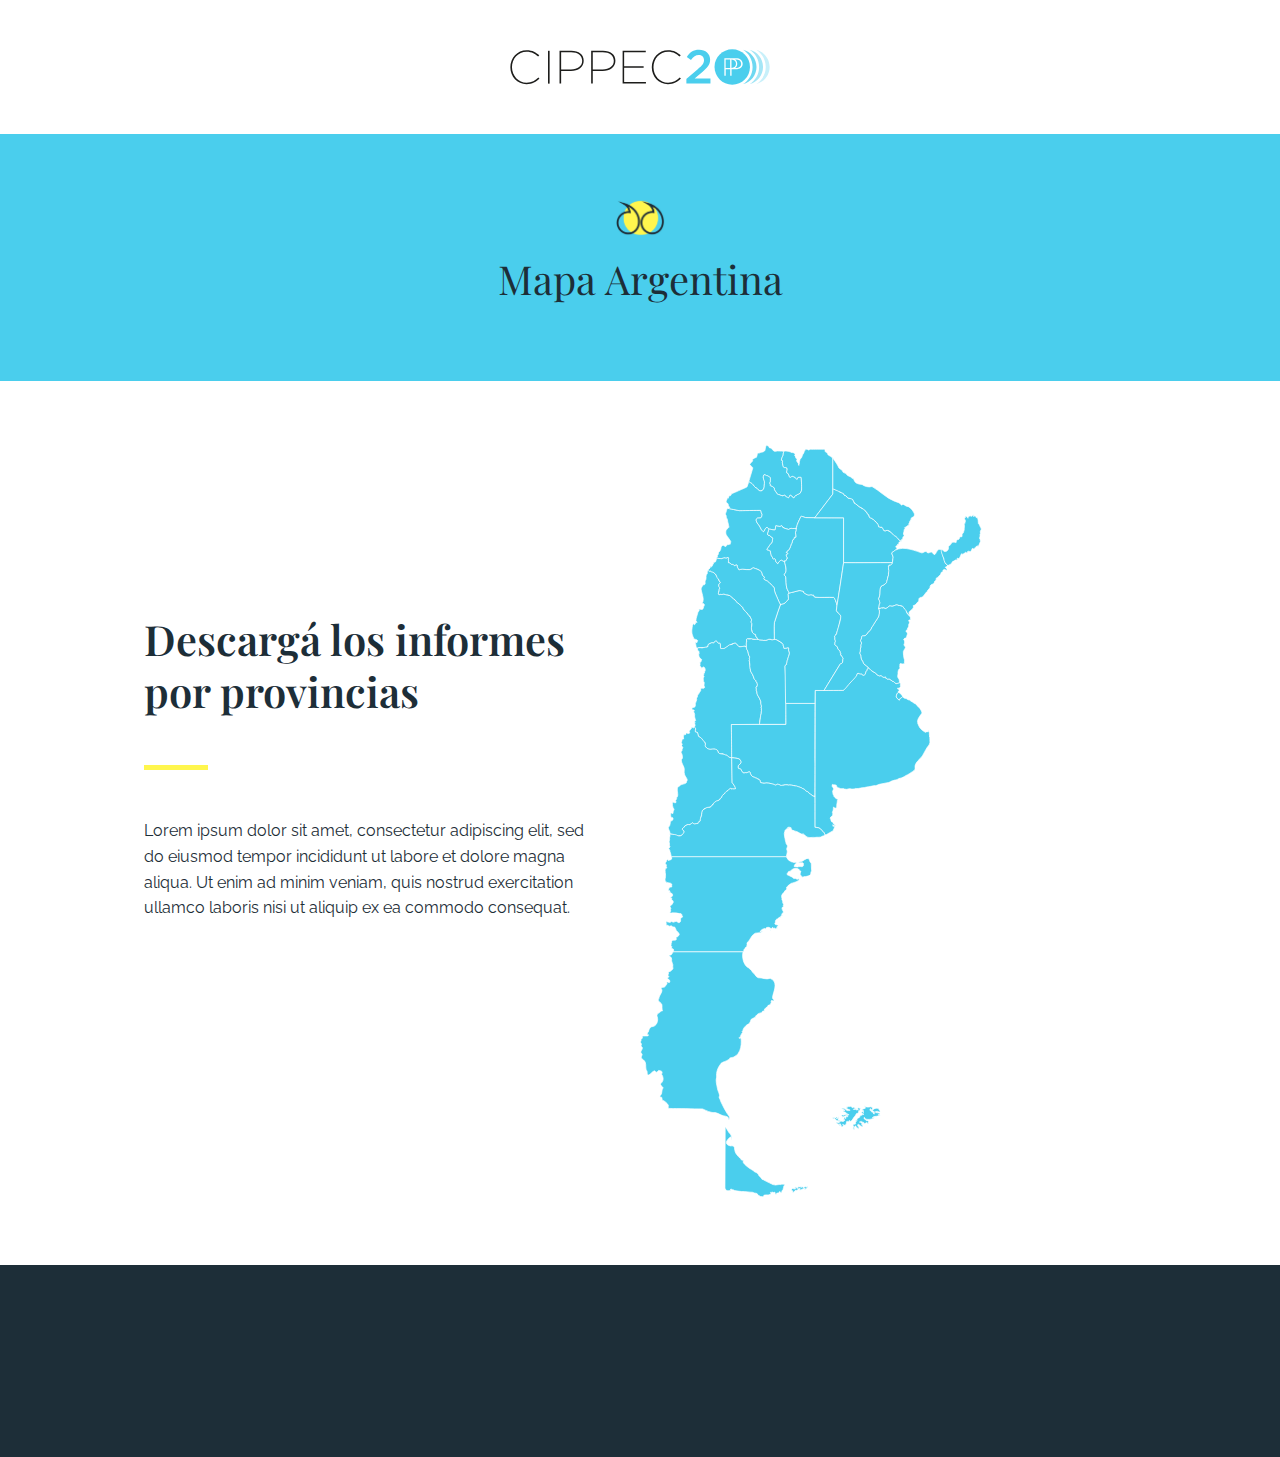
<file: index.html>
<!DOCTYPE html>
<html>
<head>
	<link rel="stylesheet" href="styles.css">
	<link href="https://fonts.googleapis.com/css2?family=Playfair+Display&family=Raleway&display=swap" rel="stylesheet">
</head>

<body>

<div>
	<div class="logo">
		<img src="logo-cippec.svg">	
	</div>
	<div class="header">
		<img src="icon.png" width="50">
		<h2>Mapa Argentina</h2>
	</div>
</div>

<div class="flex">

	<div class="content">
		<h3>Descargá los informes por provincias</h3>
		<hr class="divi">
		<p>Lorem ipsum dolor sit amet, consectetur adipiscing elit, sed do eiusmod tempor incididunt ut labore et dolore magna aliqua. Ut enim ad minim veniam, quis nostrud exercitation ullamco laboris nisi ut aliquip ex ea commodo consequat.</p>
	</div>

	<div class="mapdiv">
		<svg baseprofile="tiny" stroke-linecap="round" stroke-linejoin="round" version="1.2" viewbox="0 0 1000 2201" xmlns="http://www.w3.org/2000/svg">
		<a href="/reportes/TierraDelFuego.pdf" target="_blank" download>
			<path title="TierraDelFuego" alt="TierraDelFuego" id="ARG1272" d="M464.2,2170.7c0.6,0.7,1.1,0.5,1.7,0c0.6,1,2.2,1,3.2,0.5c1.6-0.3,1.8,2.4,3.3,2.2c0.7-0.9-0.7-2.5,0.9-2.7c0.5,0.2,0.8,1.3,1.5,1.2c2.5-2.8,1.7,0.3,3.1,1.8c2.1-1.1,6.7-3.9,9.3-2.4c-0.8,0.8,0.1,0.7,0.6,0.9c0.5-0.4,1.6-1.3,2.1-1.6c1.5,1.6-0.7,2-1.2,3.4c-0.6,2.5-1.1,2.5-3.3,3.1c-0.8,0.4-2.7,3.3-3.7,1.9c0.4-1.4,1.9-3,1.1-4.5c-2-0.4-1.9,3.5-5.7,1.9c-0.3,0.1-0.7,0.3-0.8,0.6c0.1,2.7-4.6,2.4-6.3,2.9c-0.2,1.6-1.8,1.8-2.4,0.3c0-1.2,0.7-3,1-4.2c-1.2-0.2-1.6,1.2-2.4,0c-2.2,1.1-4.9,3.4-6.5,5.4c-1,0.6-4.7,1.3-2.7-0.6c0.2-1.4-1.9-0.2-2.1,0.6c1.9,0.9-1.8,1.9-2.4,2.4c-0.6,0.7-1.1,2.3-1.7,3c-1.6,0.7-6.1,0.5-3.6-2.1c1.8-2-5.7-2.9-3.7-5.5c1.3-1.1,2.7-2.3,3.5-3.8c3.7,1.9,3.8,3.5,8,1c2.9-1.4-5.2-4.7-1-5.7c4.8,7.3,4.5,0.7,7.2,2.9c0.4,0.9-0.1,2.7,0.8,3.1C463.6,2176.7,461,2167.3,464.2,2170.7L464.2,2170.7zM248.7,2176.5l0.7-181.4c1.7,0.7,2.6,2.9,3.1,4.5c2.4,3.5,5.5,9.2,7.8,12.8c6.7,4.6,9.1,14.8,9,22.4c-2.4-3.4-1-13.5-7.5-7.3c-4.7,5-13.6,13.2-6.4,19.8c2.5,3,7.1,3.2,10.6,4.4c3-0.8,7-0.3,9.3,2c0.9,2.1,2.1,4.9,1.4,7.2c0.7,1.5,1.3,4.5,1.4,6.2c0.9,6.1,9.1,14.6,13.1,18.9c1.7,1.5,6.3,3.8,4.3,6.6c2.5-1.2,5.2,1.7,7.5,2.6c1,1.7-1.2,0.6-1.5,2.9c1.2,6.8,21.5,21.6,28.1,24.4c1.2,0.9,3.8,2.3,4.2,3.8c1,0.7,7.5,3.7,8.8,4.2c2.2,1.6,4.8,5.8,5.7,8.3c1.3,1.4,5.7,5.3,6.3,7.2c1.4,0.4,2.3,1.7,2.3,3.1c3.1,0.9,7.2,2.5,9.7,4.6c3.2,2.1,19.3,8.9,21.7,10.9c2.1,0.4,5.9,0.6,7.9,1.5c2.7-0.5,13.2-2.3,15.9-1.5c2.3-2.2,8.5-0.9,11.2-0.4c2,1.3-1.4,3-1.9,4.3c-0.6,1.1-1.9,4.9-1,6c0.7,0.8-1.8,1.9-1.9,2.7c1.3,3.7-1.1,2.8-2.7,5.4c-0.8,1.5-0.6,6.8-3.3,6.6c-1.8,0-0.9-1.9-1.5-3c-1.2-1.2-3.1-1.2-4.2,0.1c1.7,5-4.1,2.2-6.5,3.4c-0.6,1.5-1.3,4-3.5,3.1c-1.4-1-1.3-2.7-1.2-4.2c-0.5-2.2-3.7-1.3-5.1-0.5c0,0-3.3-1.4-3.3-1.4c-0.8,1.5-3.3,0.5-4.5,0.2c-1.2,0.5-0.9,1.3-0.3,2.1c3.3,3.5-4.8,5.1-7.2,6.1c-3.7-0.3-9.3-0.7-12.8,0.8c1.1,3.5-1.5,3.1-3.9,4.1c-10.9,0.5-10.2-4.8-17.7-9.6c-3.2-1-8.5-1.1-11.4-3.2c-9.1,0-22.9-3.3-31.9-2.2c-4.6-0.5-16.1-1.7-20.5-3c-1.2-1.9-5.1-2.4-7.1-2.4c-3-1.7-5.1-4.4-4.8,1.3c-0.9,1.5-10.3,1.8-11.6,1.3C251.8,2180.8,250.6,2177.8,248.7,2176.5z"/>
		</a>
		<a href="/reportes/SanJuan.pdf" target="_blank" download>
			<path title="San Juan" alt="San Juan" d="M344.5,568.6c-7.3,3.3-35.1-7.2-32.7,3.3c0.1,6.3-0.9,13-0.5,19.5c-1.8-1-4.2-4-6.1-2.2c-36.3,7.9-5.3-28.5-58.9,6.5c-0.6,0.4-10.7,0.3-10.6-0.5c-1.4-4.3,2.5-18.1-6.2-14.7c-8.1-9.6-5.8-8.7-14.6-1.1c-5.5-1.9-11.4,1.7-15.5,4.8c1.9,13.6-23.3,6.4-31.5,10.3c-1.9-1.9-4.6-2-3.6-5.6c-1.3-3.6-0.5-6.8-3.1-9.9c0.7-3.3,6.6,2.6,6.1-3.1c5.2-7.8-7.2-5.7-9.8-9.6c-7.3-17.3-6.6-19.8-3.9-38.2c1.9-3.9,4.1-8.5,5.9-2c3.1-0.8,2.1-5.9,5.1-7c6.6,1.1-1.2-2.9-0.9-5.6c0.5-8.6,4.4-16.3,6.1-24.6c3.3-3.6,4.4-4.1,2.2-8.8c6,0.8,13.7,4.1,13.8-6.3c3.7-4.5,4-10.4-3.8-9.6c-1-2.5,2.9-4.9,2.6-8.7c3.3-9-10.4-36.5-3.9-39c3.1-1.6-0.9-2.4,1.3-3.4c1.8-0.9,2.5-2.9,4-3.8c9.4-0.7,1.3-9.8,6.4-14.5c2.8-6.2-1.7-13.7,4.6-18.4c0.4-3.4-1.4-11.9,4.8-8.1c1.3,1.1,2.9,1.3,4.4,0.5c2.7-0.9,1.4,4.2,6.9,2.8c11.7,7.6,15.3,21,22.2,31.7c-11.6,7.8,1.2,14-3,17.3c0.2,5.4-8.2,21,3.6,16.4c4.8,1.6,4.3,0.2,8.6-0.8c6,1.7,13.2,3,19.6,4.7c4.8,7,12.8,8.8,16,15.8c6.7,7.1,16.7,12.3,21.7,21c0.1,3.3,2.1,4.7,4.7,6.1c6.6,9.3,15.4,16.4,20.3,27c-0.1,4.4-4.3,7.9,1.2,11.1c-2,9.9-3.5,24,5.2,31c6.1,2.7,4.7-2.1,5.8,7.7C341.5,562.5,343.8,564.9,344.5,568.6z"/>
		</a>
		<a href="/reportes/Chubut.pdf" target="_blank" download>
			<path title="Chubut" alt="Chubut" d="M381.4,1418.6c0.2,0.6,0.7,0.7,1.2,0.5c0.2,0.3,0.9,0.7,1.2,0.9c-0.1,1-0.7,0.3-1.2,0.1c-1.2,0.2-2.1-1-2.6-1.9C380,1418.2,381.4,1418.6,381.4,1418.6z M402,1416l0.7,0.6c-0.7,0.1-1.7-0.2-2.3,0.1C399,1415.4,401.1,1415.1,402,1416z M428.4,1204.8c0,0,5.7,12.8,11.6,13.3c0.7-0.2,1.3,0.6,1.8,1c0.6,0.3,1.8,0.9,2.5,1.1c2.7,0.4,4.6,0.1,6.7,2.2c2.4-0.5,5.8-2.2,7,1.1c-2.3,0.5-8,8.4-6.6,10.5c0.9,0.6,4.5,0.2,5.5,0.1c1.5,1.1,3.8,1.2,5.5,0.7c2.8-2.4,10.5,0,13.6-0.9c1.1-2.4,3.7-2.9,2.2-6.2c1.1-0.8,0.6-2.1,0.1-3.1c-1.3-4.8-10.8,0.2-14.1-3.6c1-1.3,7.5-1.5,8.9-1.9c6.2-2.5,12.6-10.4,19.7-8.9c2.9,2.3,4.2,6.7,5,10.2c1.3,1.2,3,3,3.5,4.8c0.6,5.3,0,14.5,1,19.9c-0.5,3.5-3.7,7.2-2.1,10.8c-2,5.4-11.4,6.2-16.1,7.4c-2-0.1-4.8-0.1-6.4,1.3c-4.3,1.5-5-5.1-8.2-6.4c-1.7-0.8-0.6-3.3-0.2-4.7c0.1-0.4,1-4.5,1.5-4.7c1.7-0.5-1.6-2-2.1-2.6c-0.1-0.6-1.8-1.3-2.2-1.6c-1.1-1.1-0.8-3.1-2.6-3.7c-4.5-2.5-11.3-2.3-15.9-0.1c-0.9,1.5-3,1.1-4,2.3c-3.7,7.2-7.6,2.4-10.8,7.2c-0.3,2.6-4,4.1-2.7,6.9c0.4,1,1.9,1.4,2.8,1.5c2.4,2,8.3,3.6,11,5.4c1.5,0.8,3.2,2.8,4.6,3.7c0.7,0.1,2.1,0.6,2.7,1c1.4,0.7,3-0.7,4.4-0.2c0.7,0.3,1.3,1.4,2.1,1.6c1.4,2.4,4.9,0,6.7-0.6c6.5,5.2-18.1,12.5-21.9,13.4c0,0-9,6.3-9,6.3c-0.8,1.2-2.3,3-3.5,3.8c-2.4,0.6-1,4.1-0.9,5.8c0,1.2-1.2,2-2.1,2.6c-1.7,1.6-5.2,5.5-5.9,7.8c-1.8,2.3-5.2,4.5-6.1,7.5c0,0.5-0.5,1.4-0.8,1.8c-0.4,1.1-0.1,4.6,0.1,5.7c0.4,0.4,1.4,2.7,0.8,3.2c-0.3,1.3-0.8,3.3,0.8,3.9c0.5,1.4,0.8,3.1,1.3,4.5c-0.8,5.8,0.5,2.3,2.1,4.3c0,0-1.2,0.9-1.2,0.9l0.5,1.6c-0.4,1.7,1.5,2,2.8,1.7c-3.3,2.4-3,3.9-1.4,7.1c-1.3,0.8-3.4,0.6-4.2,2.1c-0.8,2.5-0.8,5.7,1.5,7.4c-0.3,0.5,0,1.5,0.1,2c0.4,0.2,0.9,0.4,0.5,0.9c-0.4,1.4,1,1.2,1.7,1.7c-0.1,0.7,0.7,2-0.3,2.2c-0.4,1-0.4,1.4-1.6,1.3c-0.2,0.3-0.4,0.9-0.5,1.2c-0.3,0-0.7,0.2-0.8,0.5c0.4,0.3,0.5,0.7-0.1,0.8c0.5,0.5,0.1,0.7-0.4,0.5c-0.2-0.2-0.4-0.6-0.7-0.2c-0.2,0.3,0,0.6,0.2,0.8c-0.3,0.4-0.7,0.8-1.1,1c-0.6,0.9,0.7,0.5,0.8,1.2c-1.1,2.3,0.2,1.1,1.5,1.5c0.1,0.4-0.4,0.7-0.3,1.1c0.6,0.2,0.5,0.7-0.1,0.7c-0.8-0.5-1.1,0.2-1.2,0.9c-0.6,0.3-0.4-0.7-0.3-1c-0.1-0.8-1.4-0.9-1.6-0.1c-0.3-0.1-0.9-0.3-1.1,0.1c-0.2,0.8,1.3,1.5,0.2,1.9c-0.8-0.5-1.4,0.5-1,1.2c0.5,0.4,1.1,0.8,1.7,0.9c0,0.8-1.1,1.3-1,0.2c-0.6-0.2-0.8,0.8-0.9,1.2c-0.3-0.3-0.9-0.6-0.8-1.2c-0.4-0.2-0.8-0.1-1-0.5c-1.1,0.8-2.4,0.1-1.6,2.2c-2,0.1-4.6,1.3-5.8,3.3c-2.9-0.7-5.1,3.8-5.9,6.1c0.1,1.4,0.2,3.4-0.4,4.7c-1.3,0-1.7,1.8-0.8,2.5c-1,0.8,0.4,3.3,1.7,2.6c0.1,0.2,0.4,0.4,0.6,0.4c0.2,0.7,0.6,0.9,1.3,0.8c0.8-0.8,1.8,0.2,2.5,0.7c0.9-0.5,1.7,0,2.2,0.8c0.7,0,1.3,0.9,1.6,1.5c-1,0.2-1.8,1.4-2.6,2.1c-0.8-0.7-1,0.4-1.6,0.8c0.2,0.8,1.1,1.5,1.1,2.4c-0.4,0-1.1-0.3-1.4-0.6c-0.9,0.6,0.1,1.4,0.4,2.1c-2.7,2.8-4-0.7-4.4,2.4c-0.6-0.5-2.5-2.1-3-2.7c-1.1,0.3-2.8-0.2-3.3,1.1c-1.2-0.2-0.2-1.8-1.2-2.6c-2.2,0-2.9,0.2-2.3,2.6c-2.2,0.1-3.6,1.5-4.9-1.2c-0.7-0.7-1.9-1.8-3-1.3c-1.6-0.8-4.5-1.3-6.2-0.6c-1.4-0.5-2,0.2-2.6,1.4c-0.8,0.6-2.5,2.1-3.1,3c-1-1-3.8-1.7-4.5-0.2c-0.7-0.2-1.4-0.2-1.6,0.6c-2.3,0.7-6.5,1.7-6.1,4.8c0.8,0.2,2.9,0.9,3.6,1.3c-1,4-7.6-4-6.7,1.2c1,0.2,2.9,0.8,3.3,1.9c0.1,1.9-0.5,1.7-2,1.6c-4.7-0.6-10.8,1.1-15.4,1.4c-7.9,3.5-12.2,12-16.6,19c-0.5,1.3-2.5,3.3-3.5,4.2c-0.3,0.6-1.3,2.4-1.9,2.9c-2.4,1.4-2.6,5-2.3,7.5c1.3,0.7,1,2.1-0.5,2.2c0.1,0.5-0.1,1.4-0.3,1.9c0.4,0.9,0.7,1.6-0.3,2.3c-0.9-0.7-2,0.5-2.6,1c-1.2,0.7-2,2.5-2.3,3.8c-1.5,0.7-1.9,2.8-3.1,3.9c-0.8,0.8-0.3,2.3,0.2,3.1c-1.1,0.1-2.3,2.8-2.3,2.8H98.1c0,0,1-5.8-0.8-8.2c-1.2-1.1-3.6-1.4-4.7-2.6c-0.9-1.9,1.5-4-0.2-5.7c-2.8-2.4-1.9-2.8-0.9-5.7c-0.4-0.7-0.3-1.8-0.2-2.6c-0.2-2.2,3.6-3.7,1.2-5.5c-0.3-2.7,4-3.6,6.1-4c2.3,0.1,5.8,0.7,7.5-1.5c1.7-2.1-1.5-4.3-0.9-6.5c2.5-1.2,6.9-2.3,7.9-5.4c1.5-1,2.2-2.9,1.6-4.6c-1-4.7-6.2-6.5-8.5-10.3c-1.4-3.1-2.4-7.9-5.1-10.3c-1.7-0.4-4,0.3-5.7-0.3c-1.4-0.8-2.1-3.2-4-3.2c-2.6,0.2-4.8,2.5-7.3,0.4c-2.5-2.2-4.4-1.8-7.2-2.2c-0.7-1.2,0.1-3.3-0.1-4.6c-0.8-3-1.2-7.4,3.2-5.1c1.5,0.7,7.3,2,9,1.6c1.2-0.7,1.8-2.5,3.4-2.4c7.5,3.3,6.4,1.1,13.3-0.8c3.3,0.6,6.4,5.5,10,3.7c4.8-2.5,2.4-7,3.2-11c1.8-6.2,4.5-1.9,5.6-6.3c0.4-1.5-0.9-2.5-1.7-3.6c-0.6-4.4-2.2-5.5-6.5-5.3c-6.4-2-16.1-1.2-22.6-2.1c-2.4,1.3-6.3,0.9-6.4-2.4c1.1-1,3-1.4,3.1-3.1c-2.5-4.3-0.7-3.7-0.1-7.6c-0.3-2.3-4.4-6.1-1.5-7.8c3.9-0.4,7.2-7.7,8.8-10.7c0.1-1.7-2.7-5.8-3.9-6.9c-1.9-0.7-1.3-1.9-0.8-3.3c0.1-2.4-0.6-1.5-2.2-0.9c-1.8-0.3-1-2.7-0.3-3.8c4.5-2.4,5.6-2,4.6-7.7c-0.2-2-3.3-2.6-3.9-4.5c-1.2-1.3-5,0.6-4.5-2.1c2.5-2,0-6.2-2.9-4.3c-2.2-1.4,0.7-1-0.2-4c-0.2-1.2,1.4-1.6,1.6-2.7c0.1-0.2-0.1-2.5,0.4-2.6c1.6-0.1,3.3-1.2,4.8-1.5c0.8,0.1,2.4,0.9,2.7-0.3c0.3-1.6-0.2-3.4-0.3-4.9c0-0.7,0.7-1.7,0.7-2.4c-3.5-7-15.7-1.2-19.3-10.1c-1.7-2.8-0.4-7,0.5-9.9c0.4-2.5,0.2-10.8-0.4-13.3c-0.8-1.5-0.7-3.8-0.3-5.4c-1-2-0.9-4.6,0.5-6.4c0.8-1.5,5.3-2,3.8-4.1c-2.9-3.1,0.1-5.4-1.2-8.1c-5.6-4.2-2.3-5.9,0.6-10.3c0.3-2.2,1.2-5.8,4.1-4.9c0.9,1.2,1.1,3.1,2.7,3.5c2.9-2.6,1-2.5,6.1-3.2c4-1.2,1.6-8.9,1.6-8.9H428.4z"/>
		</a>
		<a href="/reportes/Mendoza.pdf" target="_blank" download>
			<path title="Mendoza" alt="Mendoza" d="M311.3,591.4c-0.4,4.9,2.9,8.8,4.4,12.8c1.1,5.5,2.4,10.6,4.9,15.5c1.5,1.3-0.5,3.2-0.4,4.8c-0.4,2.5,1.5,3.1-0.6,5.8c2.4,9.4,2.3,20.7,3.7,30.7c3.6,7.2,8.8,14.8,10.6,22.7c-0.1,1.9,1.9,2.9,3.3,3.8c2.5,1.4,2,4.3,3.3,6.3c2.2,1.1,2.5,4.3,3.2,6.4c-0.8,1.7,0.5,8.2-2.4,6.8c-1.2,0.6-1.8,3.3-1,4.6c0,0.8-0.2,5.2,0.7,5.8c-0.4,0.5-1,1.5-0.2,2c1.8,0.9,1.2,5.5,1.5,7.1c1.7,7.8,9.9,16.9,11.4,25.1c-1.7,6.9,3.6,9.8,1,16.8c2.3,2.6-0.5,3.1,1,7.8c-0.2,13.5-6.7,28.3-5.6,41.5l-82.6,0.4l0.9,97c-9.2-0.8-8.5-0.6-13.9-7.3c-2.8,0.2-6.3-0.5-8.6-1.7c-3.4-5.8-10.3,0.8-16.1-4.4c-2.2-4-1.1-9.1-6.8-10.2c-6.5-3.9-14.5,0.7-21.3-1.1c-4.5-1.5-11-6.4-11.6-11.2c1.4-1.2,1.8-3.5,1.2-5.1c0.6-4.9-3.8-4-6.4-7.4c-0.8-4.5-4.2-6.8-6.9-10.1c-1.1-1.9-5.2-1.4-6.1-3.6c-2.5-2.1-2.7-16.3-7.1-12c-1,0.8-2-0.6-2.4-1.5c-2.5-5.7,1.5-4.3,0.2-9.8c-0.2-1.8-2.5-2.7-3.5-4c0.4-2.1,2.7-4.1,2.4-6.1c-1.3-3.4-2.4-4.2,0-7.3c-4.3-0.4-0.4-4.4,1.3-6c-1.6-5.2-3.6-11-3-16.5c2.1-3.8-6.3-9.4-0.6-11.7c-1.3-4.9-11.3-1.7-5.7-9.1c4.1-1.7,8.7-1.1,8.7-6.9c-2.5-7,7.1-15.8,2.7-21.5c3.4-0.8,3.5-4.8,3.7-7.7c0.9-3.9,5.1-4.8,5.7-9.1c3.9-5.4,3.6-1.8,3.2-9.4c0.2-3.6,5.3-3,7.6-1.8c0.9-2.5,5.4-1.1,3.8-4.6c-3.7-4.3,0.5-10.4-1.5-15.2c-1.9-0.4-2.5,1-2.1-1.8c1.2-2.7-0.4-6.7-0.3-9.4c3-3.6,3.8-1.9,0.9-6.6c-0.2-1.3,1.4-3.9,1.1-5.2c-0.7-1.4,0.4-2.1,1.6-2.6c-0.5-5,4.4-7.1,1.8-11.3c0.1-3.2-1.6-5.6-5-6.4c-2.4-0.4-3,3.7-5.2,3.7c-1.9-6.7-6.9-4.9-4.1-12.4c-2.5-6.1,0.6-3.4,2.9-6.9c0.2-0.3,0.5-3.2,0.8-3.6c0.5-0.5,1.6-2.6,0.2-2.9c-6.1-2.6-9.6-11.5-7.8-17.6c0.4,0.2,1.3-0.1,1.6-0.2c-2-1.9-0.1-5.3-2.5-6.9c-4.7-1.4-1.5-5.6-3.4-8.2c3.8-1.2,10-2.1,13.7-0.5c0,0,9.8-2.4,9.8-2.4c14.4,1.1,1.8-8.2,13.9-10.5c1.8-2,4.5-2.6,7.1-2.2c6.6,1.9,3.4-2.9,7.1-3.5c4.1-6,6.7,3,10,5.1c1.4,0.3,3.5-0.4,4.8-0.4c1.3,0.3,0.4,15.9,2.2,15.7c0,0,9.8-0.1,9.8-0.1c3.5-2.1,11.5-6.7,13.8-10c3.3-2.2,9.6-0.4,12.4-4.3c11.6-3.9,7.5,1.1,13.9,5.4c1.2,0.6,1.9,2.5,2.9,3.2C297.5,592.8,304.2,585.1,311.3,591.4z"/>
		</a>
		<a href="/reportes/Neuquen.pdf" target="_blank" download>
			<path title="Neuquen" alt="Neuquen" d="M268.4,915.1c0.4,11.2,1.2,72.6,1.2,72.6s8.8,11.1,10.8,17.9c-0.6-2-0.6,0.3-2.8,0.9c-3,0.7-8.7,0.1-11.1-0.3c-1.5-2.6-2.3-0.8-3.8,0.5c-8.2,5-13.6,11.7-20.4,18.3c-3.5,2.3-1.1,6.2-5.9,8c-7.8,12.6-15.4,5.3-26.7,23.1c-5.6,7.5-24.5,4-27.4,15.9c-2.3,9.8-4.2,20.2-6.9,29.6c-3.1,2.6-4.1-1.1-4.9,4.7c-0.6,3.3-6.6,0.9-10,3c-3.1,1-4.1-2.8-6.7-3.5c-4.8,3.3-8.5,6.7-14.6,5c-2,2.5-6,1.7-8.1,4.3c-1.1,3.7-4.1,4.4-6.4,7.3c-1.9,7,11.1,7.5-0.1,16.8c-5.3,10.8-27.9-1.3-37.4-1.2c2.9-6.3-5.5-12.6-4.1-19.2c6.7-4.9,3.9-12.9,7.6-19.5c4.2,2.3,8.4-6.5,4.6-8.7c-5.2,2.6-6.3-7.5-5.1-11.4c-1.4-4,4.5-0.6,6.2-0.6c0.1-4.5,1.4-8.1,3.3-12.4c-4.6-5.9-6.4-15.5-3.6-22.2c2.4,2.5,9.4,6,9.7-0.2c-5.7-3,3.9-6.4,0.9-10.6c-0.3-2.6,3.4-3,3.3-5.5c2.8-10-7-25.7,6.6-30.1c4.9-7.2,20.9-3.7,19.9-13.3c7-8.3-9.9-12.4-7-33.3c2.4-9.1-14.9-25.9-5.5-33.8c0.9-7.1-0.3-10.6-3.6-17.3c-0.8-2.5,2.2-4.3,2.9-6.4c-0.2-2.8-0.5-5.9,2.9-7c-5.3-3.7-0.1-4.5-6-8.2c3.5,0.8,4.4-1.5,2-3.6c1.5-3.3-0.7-2.4-1.4-4.2c3.6-4.7-0.1-12.1,6.9-10c0.2-3.2-2.7-14.3,3.4-12.8c4.9,1.1,2.2-4.5,5-5.1c4.9,1.3,2.7,2.9,8.6,0.8c1.8-1.7-1.1-3.8-0.5-5.5c0.7-4,3.8-5.4,6.4-8.5c0.7-7.6,5.8,2.4,8.5-3.7c7.9,3-1.7,13.7,5.7,15.3c5.4-3.5,4,10.8,8,13.1c4.8,1.4,8.6,5.3,11.1,9.6c16,17.1-0.9,11.6,11.7,23.4c9.2,8.7,24-2.8,32.1,7.8c1.1,13.7,15.2,6.3,23,12.7C259.7,908,255.8,916,268.4,915.1z"/>
		</a>
		<a href="/reportes/BuenosAires.pdf" target="_blank" download>
			<path title="Buenos Aires" alt="Buenos Aires" d="M848,853.5c-1.2-2.4-1.6-8.3-1.1-11.2c-1.3-1.1-1.5-3.4-2.1-4.9c-1.9-2.1-2.3,0.2-1.4,1.7c-2.4-0.4-5.7-0.1-7.6,1.6c-0.3,0.2-1.1,1.3-1.3,0.5c2.4-1.7-1.7-2.6-3-2.8l-5.1-3.2c-1.6-1.8-8.1-7.1-8.2-9.8c-1-1.3-2.5-1.4-2.2-3.4l-1.6-4.2c-0.7-0.3-1.3-1.4-1.3-2.1c0.2-1.9-0.6-4.6-1-6.5c0.6-1.7,1.1-4.3,1.4-6.1c2-5.6,7.6-12.3,11-17.2c2.6-4.6-3.3-10.6-5.2-14.5c-3.8-5-9.1-10-13.6-14.4c-2.5-0.6-6.5-3.1-8.3-4.9c-3.7-0.9-6.8-4.7-9.8-6.4c-4.7,1.3-4.1-2-7.4-3c-2.1-0.4-4-1.9-6.2-1.8c-1.9-0.9-3.9-2.7-5.9-4.2c-2.2,4.6-5.4-0.1-9.2,10c-3.1-2.2-8.9-6.7-8.8-11c0.6-4.9,2.1-9.4,6.5-11.9c0.3,0.2,0.6,0.3,0.8,0.5c-0.2-0.3-0.6-0.6-1-0.9c-1.9-4.9,8.3-4.3-3.4-10.6c1.6-0.7,0.8-1.5,3.2-1.1c2,1.2,4.1-0.7,4.6-2.7c2.4-3.1,1.8-1.3,1.2-5c0.2-2.1,1.1-5.4-0.6-7.1c-0.5-0.3-2.1-0.6-2.2-1.1c-3.6,0.4-8.1,4.3-11.6,1.5c-1.8-1.7-5.6-6-8.5-5.7c-2-1.4-5-4.1-7.3-5.2c-2.2-3.1-8.1,0.1-9.3-2.4c-0.6-0.7-1.3-1.4-2.1-0.6c-1.4-0.3-1.7-1.8-1.5-3c0-2.1-1.6-2.3-2.7-0.8H712c-5.1-2-4.1-6.8-10.6-3.7c-2-0.2-7.7-3.3-9.2-4.7c-0.7-1.2-2.3-3.8-3.6-4.5c-3.3-1-10.1-5.6-13-7.8c-1.3-1.4-6.9-8-8.8-8.3c1.3,1.1,1.2,3.4-0.2,4.4c-0.7,0.3-2,0.5-2.2,1.4c-0.3,0.7-0.4,2.4-0.2,3.1c0,0.3-0.6,1.3-0.9,1.4l-2.1,1.6c-0.9,1.5-0.5,4-1.2,5.6c-1.2,3.4-3.5,7-7.7,5.3c-1.2-1.1-2.8-2.4-4.1-3.4c-1.9-0.5-6,0.2-7.6-1.4c-3-1.4-7.3,1.4-5.5,4.7l-40.4,45.2l-82.1-0.1l-0.7,400.4c8.6,0.9,15.4,1.1,20.3,9.5c1.9,2,5.3,4.1,6.7,6.6c0.4,1.4,2.4,4.4,2.3,5.9c1.4,0.4,3.3,0.3,4.6-0.5c5.2-3.4,13-7.9,18.7-10.7l1.3-1.8l1.4-3.6l1.4-3l0.3-0.9l0.1-1.1c0.3-1.3,0.3-2.5,0.9-3.8l1.8-1.3l0.6-0.8c-2.2-0.3-5.3,2-7.1,3.1c-0.3-0.3-1.2-1.4-0.4-1.6c0.3-1.2-1.1-2.1-0.8-3.3c0.7,0.2,1,1.5,1.6,1.8c4.3,1.7,3.2-2.2,2.5-4.9c-1,1.4-1.7,0.1-2.2-0.9c-0.3-0.2-0.8-0.6-0.9-0.9c0-0.7,0.4-2.1-0.7-2.1c-0.9-0.8-2.7-1.4-3.7-2c-1-1.5-1.9-4.6-2.1-6.4c-0.3-0.7-1.6-3.1-1.7-3.8c0.4-2.5,2.4-5.1,5-5.6c2.2-1.2,2.2-5,2.6-7.2c-0.2-0.9-2.2-4.2-0.8-5c1.1-2.5,1.5-5.8,2.2-8.4c-0.1-1.6-0.7-3.1,1.4-3.6c-0.6-0.7-1.7-1.7-1.1-2.7c1.6,1.9,4.7,3,7.1,3.1c0-0.4,1.9-1.5,2.2-1.3c0.3-0.5,0.3-6.2,0.4-6.9c0.3-3.9,2.1-11.1,2-14.9c0.3-0.9,1.3-1.6,0.9-2.7c0.4-2.2-6.1,0.3-8.5-6.9c-0.3-1.8-4.3,1.4-2.4-5.1c-4.6-1.1-1.2-1.3-2.5-4.3c-2.5-2,0.2-4.8-1.8-7c0.1-0.9,1.1-1.9,1.3-2.9c0.2-0.5,0.5-2.6,1.1-2.9c0.7-0.4,1.7-0.6,1.1-1.6c0.2-0.6,0.5-1.5,0.7-2.1c-3.2,0.9-3.3,0-2.9-2.9c-0.2-1.3-1.4-1.8-2.2-0.6c0.8-1.4-1.1-3.4-0.3-4.9c-1.2-0.7,0.5-2,1.1-2.4c1.7,1.6,9.1,0.7,10.8,2c1.3,2.1,1.7,5.3,4,6.7c4.4,2,12.3,5.2,17.1,3c0.2,0,0.7,0.5,0.8,0.7c0.4,0.1,1.3,0.4,1.5,0.9l7.9,1.1c2.2-1.4,6.4-2.2,9-1.9c4.6,0.8,11.9,2.1,16.1-0.8c4.5,1.4,13.5-0.8,17.9-1.7c9.8-0.9,28.7-4.9,38.6-6.7c3.3,1.2,10-2.4,12.9-3.5l28.5-5.8l1.7-0.8c1.3,0.2,3.4-1.7,4.4-2.3l10.6-3.6c2.8-0.6,9.7-2,11.8-4.2c2.4-1.1,6.7-1.5,9.1-2.4c3.5-2.3,9.4-3.6,12.3-6.9c6.3-1.9,13.1-8.1,19-11.1c16.3-10-1.2-12.6,15.5-31.1c1.6-0.5,2.4-3.2,3.4-4.4c1.1-1.2,6.5-5.6,7.2-6.9c5-6,9.8-16.9,13.9-23.6c2.5-5.8,11.2-13.2,11.2-19.5C848.4,866.1,848.5,858.1,848,853.5z"/>
		</a>
		<a href="/reportes/LaPampa.pdf" target="_blank" download>
			<path title="La Pampa" alt="La Pampa" d="M512.1,756.3c0,0-0.3,272-0.3,272c-6.2,0.6-10.9-6-16.1-8.2c-3.3-5.1-4.2-5.4-9.9-6.9c-3.2-3.7-3.3-5.8-8.3-6.8c-9.4-7-26.2-9.3-37.4-11.4c-0.8,0.6-1.8,0.3-2.6-0.1c0,0-3.5,0.6-3.5,0.6c-0.6-1.3-7.5-0.8-8.6-0.9c-20.6,3.6-7.6,1.8-22.5-1.8c-2.5-0.2-3.8,2.8-6.3,2.7c-1-1.3-2.7-1.6-4.3-1.4c-0.4,0.1-1.1-0.8-1.4-1c-0.6-0.5-2.5-0.6-3.3-0.7c-2.9-1.9-13.8-3-17.3-3.4c-4.3,1.1-10.6,1.4-14.8-0.4c-4.2,0.2-3-3.9-4.2-6.6c-1.3-2.9-4.3-4.2-7.2-4.8c-1.4-1.5-3.8-2.7-5.9-2.8c-0.8-0.1-2-1.1-2.6-1.6c-1.8,0.2-5.8-2.4-7.3-3.2c-2.6-1.4-4.4-5.5-5.3-8.3c0-5.9-3-4.5-7.3-3.7c-1.9,1.9-4.9,2-7.4,1.3c-8.5,4.5-10.2-6.2-14.1-10.9c-1-0.5-2.9-1.2-3.9-0.3c-2.3-0.6-2.9-3.1-3.2-5.2c-0.4-4.2,3.1-7.2,6.4-9.1c3.4-3.9,1.8-9.7-1.5-13.1c-1.9-3.8-20.3-4.3-23.6-5.2c0.1,11.1-0.9-95.3-0.9-97l159.2-0.5l-0.6-61.3L512.1,756.3L512.1,756.3z"/>
		</a>
		<a href="/reportes/RioNegro.pdf" target="_blank" download>
			<path title="Rio Negro" alt="Rio Negro" d="M511.8,1028.3c0.1,26.4,0.1,64.2,0.1,90.5c8.6,0.8,15.4,1.1,20.3,9.5c3.4,2.8,7.3,6.4,8.6,10.8c0.9,1.7-0.6,2.6-1.9,3.7c-0.3,1.1-3.6,1.5-4.4,1.8c-7.9,6-14.2,2.1-22.4,4.1c-10.5-1.4-21.9,3.8-29.2-6.7c-1-0.6-3.1-1.2-4.3-0.9c-2-0.7,1.8-4-1.7-2.8c-3.2,3.1-13.5-5.3-16.6-6.2c-5-0.7-10.9-4.6-15.9-5.3c-2.6-0.6-2.4-1.5-1-1.7c2.2-3-4.9-1.6-0.8-4.5c-2.8-2-8.2-3-11-0.5c1,0.3,2.4-0.6,3.4,0c-1.3,1.3-0.2,1.7,0.7,2.7c-1.5,0.3-6-1-6.7,1c-2.6,2.5-4.9,2.5-4.8,6.5c-4.8,8.5,1,20.8,1.7,29.7c0.9,2.2,1.5,5.6,2.2,7.9c1.7,1.7,4.2,4.4,3.4,7c-0.3,2.5-1.7,5.1-2.2,7.5c0.2,2.6,2.4,5.9,1.8,8.6c-0.9,4.5-2.7,13.8-2.7,13.8H91.6c0,0-1.8-10.7-3.9-14.3c1.3-5.7-7.7-9.9-1-12.8c0.7-0.5,1.5-1.7,1-2.6c-2.1-1.8-1.4-4.6-1.1-7c-0.1-2.5-1.8-5.1-1.2-7.7c1.8-5.1,1.4-5.5,0.7-10.4c1.3-0.9,1.3-2.9,1.3-4.4c0.8-2.2,0.2-4.8-0.2-6.9c4.2,0,9.7,1.5,13.9,1.3c0.8-0.2,10.6,3.4,11.5,4c4.2,0.8,10.3-0.5,12-4.8c1.6-2,4.7-4.6,4.7-7.4c-0.3-2.1-1.8-4-3.7-4.8c-2.3-1.3-2-4.4,0.3-5.6c0.3-2.4,2.8-1.7,3.9-3.1c0.5-3,2-4.3,4.8-5.3c1.2-0.4,2.4-0.3,3.3-1.1c2.3-3,5.9,0.5,8.7-1c3.4-0.7,5.7-7.7,9.3-3.9c1.6,3.5,5.7,2.1,8.5,1.1c1.2-0.1,4.7,0.5,5.6-0.6c0.9-1.2,0.5-4.4,2.1-4.9c0.6,0,1.5,0.3,2.1-0.2c3.7-1.5,1.8-6.3,2.7-9.2c0.6-2.2,2.4-6.1,3.3-8.1c-0.2-1.8,0-3.9,0.6-5.6c-0.1-2.3,0.8-5.4,1.5-7.5c-0.2-1.2,0.3-2.5,1.2-3.3c2.3-1.5,12.8-8.7,15.7-8.5c7.5,2.1,8.2-2.8,13.4-6.5c2.1-2.4,3.3-6.7,5.9-8.6c1.7-0.8,4.1-2,5.5-3.3c1.2-0.7,2.9-0.4,4.2-0.7c1.1-0.5,2.8-1.5,3.9-2c2.8-2.2,2.7-6.2,6.9-7.7c1-1.1,1-4.1,1.9-5.2c0.8-0.6,2.2-1.9,2.5-2.9c1.6-0.5,3.7-1.6,4.4-3.2c2-4.6,4.6-6.5,9.2-8.2c0.6-0.8,3.7-4.9,4.9-5c1.1,0.2,2.4-2.6,3.5-2.1c0.3,0.9,1.7,1.8,2.5,2.2c5.3-2.4,3,2,12.5-1.4c-0.9-0.1-1.7-0.8-1.3-1.9c-0.6-4.3-7.1-12.6-9.5-16l-1.2-72.6c8.4,2,25-0.4,26.9,11.3c0.9,4-1.8,7.6-5.2,9.4c-3.4,2.4-3.8,7.8-1.5,11c2.4,1.9,2.5-0.6,5.6,1.2c3.9,4.7,5.7,15.4,14.1,10.9c2.6,0.7,5.4,0.7,7.4-1.3c4.5-0.8,7.2-2.2,7.3,3.7c0.9,2.8,2.7,6.9,5.3,8.3c1.6,0.8,5.5,3.4,7.3,3.2c0.6,0.5,1.8,1.5,2.6,1.6c2.4,0,4.6,1.6,6.3,3c6.9,1,6.7,5.4,8.4,10.6c2.8,0.6,7.7,2.3,10.7,2.1c8.2-2.3,19.7,0.5,27.3,3c1.7,2.1,3.7-0.1,5.7,2.4c1.5,0,2.9-1,3.9-2c2.6-1.9,6.8,0.7,9.4,1.6c3.5,3.2,4.2,0.2,8.1,0.9c4.1-0.7,12.2-2.8,16-0.5c4.4-1.4,15.5,1.4,20.1,2.2c2.8-0.9,17.1,5.4,19.8,6.2c-0.1,0.2,4.3,2.9,4.4,2.9c0.3,0,3.1,0.4,3.2,1c0,0,4.3,5.4,4.3,5.4s1,0.4,1,0.4c1.5,0.2,4.9,1.1,6,2.5c1,1,1.9,3,2.9,4c2,0.6,6.6,4.4,8.3,5.4C505.4,1027.9,509.4,1028.1,511.8,1028.3L511.8,1028.3z"/>
		</a>
		<a href="/reportes/SanLuis.pdf" target="_blank" download>
			<path title="San Luis" alt="San Luis" d="M344.5,568.6c0.9,0.5,3.7,0.5,4.5,1.1c1,0.7,2.3,1.5,3.6,1c1.4-1,2.4-0.1,3.7,0.5c3.5-0.7,3.6,0.1,6.6,0.8c2.2-0.9,5.1,0.1,7.3-0.5c3.2-1.1,6.4-3.7,10-3.2c1.5,0.2,3.4,0.8,4.7,1.6c3.8,0.5,8.8-1.3,12.6-0.8c3.3,0.3,15.1,9,18.1,10.4c2.2,2.7,3.9,3.5,3.6,7.4c1.2,4.3,2.1,2.5,1.9,7.9c2.7,1.6,8.6-0.8,11.5-1.5c2.7-0.8,2.9,1.2,2.7,3.4c0.1,1.4-0.4,3.2-0.3,4.6c1.3,3,2.8,6.4,2.3,9.7c-0.2,2.1-1.9,4.6-1.8,6.7c-0.2,1.1-1.4,1.7-1.7,2.7c0.4,1.6-0.6,3-1,4.5c0.5,2.5-1.9,5.5-2.5,7.7c1.4,2.6-1.3,4.8-1.4,7.3c0.2,0.7,1.1,1.8,0.3,2.5c-0.6,0.6-1.8,0.4-2.5,0.9c-0.7,0.9-1.8,3.3-2.2,4.3c0,0,2.3,45.5,2.3,45.5s-0.1,124.5-0.1,124.5h-77.2c0,0,3.2-19,3.7-26.4c1.7-2.5,2-7.3,1.9-10.2c0.7-2.5,0.6-6.2,0-8.7c0.8-1.4,0.8-2.8-0.4-3.9c2.1-5.6,0.3-4.6-0.5-9.3c-1.2-2.3-0.4-5.1-0.5-7.5c-1.2-5.6-6.7-15.4-10-19.9c-0.1-0.5-1.1-4.6-1.4-5.2c-0.2-1.9,0.3-6-1.5-7.1c-0.7-0.7-0.2-1.3,0.2-2c-0.9-0.5-0.6-5-0.7-5.8c-0.1-0.8-0.7-1.7-0.4-2.4c1.5-1.7,0-2.7,2.4-1.8c1.6-1.7,0.7-5.1,1.4-7.2c0.1-0.6-0.6-2-0.9-2.5c-0.2-1.2-0.5-2.7-1.5-3.4c-2.5-1.3-1-5.1-4.1-6.8c-1.3-0.9-3.4-1.9-3.3-3.8c-0.4-2.8-2.6-6.1-3.1-8.8c-1-3.9-6.3-9.9-7.5-13.9c0.2-2.5,0.2-5.5-1.2-7.7c0.3-1.3-0.4-3.1-0.7-4.3c0.3-3.1,0.5-8.4-0.5-11.4c-0.4-0.7,0-1.7,0.1-2.4c0.1-0.5-0.7-2.8-1-3.3c-1.1-2.4,0.9-2.3,0.6-4.4c-1.4-3.1,0.6-4.7,0.5-7.1c-0.6-0.6-0.7-1.9-0.9-2.7c-0.5-0.8-1.6-1.3-1.9-2.3c-0.9-3.2-1.7-7.5-2.4-10.7c-0.2-0.6-0.8-1.4-1-1.9c0.2-0.6,0-1.6-0.4-2.1c-2-0.8-2.6-5-3.1-6.8c-0.2-4.5,0.1-9.8-0.3-14.3c-0.1-1,1-3.1,1.1-4.1c-0.3-1.6-0.3-3.4-0.6-5c-0.5-3.9,3-4,5.8-2.7c2.1,0.3,5.7,0.1,7.7-0.6c1.3,0,3,0.3,3.9,1.3C330.5,569.8,342.5,568.7,344.5,568.6z"/>
		</a>
		<a href="/reportes/Cordoba.pdf" target="_blank" download>
			<path title="Cordoba" alt="Cordoba" d="M577,468c0.2,1.9-3.3,16.1-1.9,17.5c2.3,4.4,15.6,13.4,13,19.3c-2.6,6.4-10.9,52.2-18.5,54.6c-0.5,1,0.7,2,0.9,2.9c-0.2,3.6-0.8,8,1.6,11c0.1,1.5-1,3.1-1.3,4.5c0.1,1.1-0.6,5.1-0.4,6.3c2,2.2,4.2,4.7,6.9,6c2.1,6.1,1.5,7.9,7.5,12c1.7,1.7,1.5,4.6,1.8,6.7c0,0.2,0.9,1.1,1.2,1.1c0.7,1.5,0,3.4-1.1,4.5c1.4,2.6,2.5-1,4.6,4.5c0.3,1.6,2,3.1,3,4.3c0.8,1.5,0.2,3.3-0.6,4.7c-0.5,2.1,0,5.3-0.4,7.4c-0.7,1.9-2.5,3.7-4.2,4.8c-0.6,0.3-1.6,0.3-2.3,0.2c0,0-1.4,1.8-1.4,1.8s-46.8,76.4-46.8,76.4l-26-0.1l-0.5,37.9h-86l-1.6-108.7c2.9-6.9,1.9-2.9,5-5.7c-1.2-3.6,0.1-3.7,1.2-6.9c0.2-0.7-0.3-1.7-0.4-2.4c-0.4-0.2,2.1-4.2,2.1-4.5c0.5-1.1,0.2-3,0.6-4.1c0.5-0.6,0.7-1.4,0.9-2.1c-0.4-1.5,0.3-2.4,1.3-3.4c1.2-6,3.4-7.5,1.3-13.9c-2.4-3.1-0.8-6.9-1.3-10.5c-0.6-3.4-14.6,4.6-14.2-0.3c0.7-4.2-2.5-4.9-1.9-9.6c-2.3-5.7-15.2-11.6-20.1-14.6c-1.2-0.6-4.6-0.5-5.9-0.5c0,0-0.2-15.6-0.2-15.6c0.6-8.7-1.2-25.9,0.5-34.3c2.5-8.1,6.9-19.8,9.1-28c0.8-4,2.4-8.5,4.3-12.1c4-11.3,2-12.3,14.9-15.1c4.3-2.2,9-8.6,12.3-12.1c1.2-1.4-0.9-13.7-1-15.4c0.4-4.5,15.6-5.1,18.6-6.9c11.1-2.8,15.7-5.5,27.2-1c0.5,0.7,0,2.2,0,3c0.3,0.7,4,2.9,4.8,3.2c0.4,1.7,3.1,2,4.5,2.3c2.1,1.7,4.1,2,6.7,1.9c4.4-1,6.3-1.2,10.7,0.3c2.5-0.7,3.4-0.4,2.7,2.5c0.3,2,4.1-0.3,3.4,3.5c14.7,2.2,40.3-0.4,55.3,0.8C569.6,445.3,576.1,466.6,577,468L577,468z"/>
		</a>
		<a href="/reportes/Catamarca.pdf" target="_blank" download>
			<path title="Catamarca" alt="Catamarca" d="M378.3,246.1c-0.2,1.2-1.2,2.2-2,3c-0.7,1.7-0.2,3.8-1.1,5.5c-2.4,5.2-3.9,8.9,3.2,9.9c2.3,0.9,4.7,4.1,6.8,5.4c2.2,0.9,3.7,2,3.3,4.6c-1.5,4.1,0.2,8.8-3,12.3c-3.1,3.1-6.8,6.6-8.2,10.7c-1.6,1.7-4,3.4-4.5,5.9c-0.2,0.5-2,2.2-1.3,2.8c1.1,0.8,2.9,1.1,4.2,1.2c0.3,0,3.8,2.2,4.1,2.4c0.8,0.1,2.3-0.1,2.4,1c-1,1.7,1,9.4,1.9,11c0,2,0.7,4.4,2.8,5.1c1,1.2,1.2,3.5,1.6,5c2,3.9,3.6-2.2,7.6,2.5c0.7,2,0.9,5,1.7,6.9c0.7,0.8,4.2,6.1,5.4,6.2c1.1-2.3,2.4-5.3,4.7-6.6c1.3-1.1,4.6-4.4,6.5-4.2c2.7,1.5,4.8,4.9,8.3,2.6c1.5,8.5,7,25.5,3.9,33.9c-0.9,1.5-2.6,2.8-3.1,4.6c-0.4,0.5-1.4,0.5-1.4,1.3c-0.9,4.1,4,2.6,4.4,6.4c0.7,8.9,1.2,23.7,2.8,32.7c1.8,4.8,5.1,10.9,7.7,15.2c-1.4,0.8-4.1,1-4,3.1c0,0.3,1.9,14.6,1.5,14.5c-3.3,4-8.1,10.6-12.8,13c0,0-10.7,3.1-10.7,3.1c-5.7-10.8-11.9-25.8-16.4-36.9c-1.1-3.1-1.3-6.9-1.2-10.1c0.1-3.4-8.9-10.8-10.9-13.2c-2.7-1.4-7.1-7.3-9.8-8.7c-2.4-1.8-10.9-3.5-10.6-7.3c2.4-4,3.5-3.8-0.9-6.5c-3-2.1-4.5-6.2-4.5-9.7c-2.4-9.6-16.8-11.6-24.6-15.1c-6.9,0.2-1,5.5-14.2,5.2c-3.1-0.2-23.8-1.9-26.2,0.1c-0.6,0.5-1.9,2-2.5,0.6c-0.4-3.2-4.2-5.6-4.6-8.9c0.1-1.4-0.4-3.2-0.2-4.5c0.1-1-0.9-1-1.6-1c-1.3,0.9-3.3,0.4-4.5,1.6c-3.9,1.8-3.3-2.7-7.7-3.2c-0.7-0.2-2.2-0.2-2.9,0c-2.4-0.4-2.7-3.8-5.1-4.3c-1.3-0.3-2.9,0.3-3.9-0.8c-0.8-1.7,1-4.2,0.5-6c-0.2-0.7-1-1.7-0.8-2.5c0.4-3.6,3-6.5-2.5-6.5c-3.9,1.6-2.6,3.3-7.4,0.9c-3.2,0.3-7.1,1.5-10.2,2.4c0,0-13.5-1.1-13.5-1.1c-1.3,0.3-0.2-1.7-0.2-2.2c0.1-0.9,1.4-1.4,2.1-1.8c0.8-2.7-2.7-2.1,1.4-5.9c1.5-2.4,1.9-5.1,1.8-7.8c0.6-1.4,2.8-1.9,3.8-2.9c1.3-2.3,3.6-6.9,3-9.6c0-2.1,2.3-5,3.4-6.7c1.1-0.9,3.4-0.9,4.8-0.8c2,1.1,4.1,3.7,6.6,3.2c3.2-7.6,4.6-3.7,10.5-6.7c3.1,0.3,2.2,0,2.4-2.5c0.5-1.8,1.7-3.8,1.2-5.7c-2.2-4.4-10.9-15.3-13.3-19.5c-1.6-4.8-2.3-11.6,1.2-15.7c1.3-0.7,7.1-5.3,6.9-7c-0.2-2.1-3.3-14.9-3.9-17.2c-0.2-1.7-0.5-5.9-1.8-7.3c-1.6-1.2-2.2-3.4-1.9-5.3c0,0-0.4-1.2-0.4-1.2s0.7-0.8,0.7-0.8c-1.3-2.5-3.6-4.3-2.6-7.6c0.6-0.5,4.3-15.4,5.5-15.3c0.5-0.3,34,7,34.5,6.8c0,0,60.4-0.8,60.4-0.8c0.5,0.5,2.2-0.4,2.5,0.6c1.7,2.1,0.6,6.3,2.4,8.3c2.9,2.3,1,5.9,0.4,8.7c0.7,2.1-2.3,3.7-3.8,4.5c-1.3,0.3-3.5,0-4.9,0.4c-4-0.4-4,0.5-6.9,2.8c-2.6,7.7,5.4,15,9.4,20.7c0.1,1.7,1.3,3.4,2.4,4.5c1.2,4.3,4.8,8.7,8.1,11.5c3.9,1.5,3.5-6.9,6-8.2c1.7-0.4,1.9-2.8,3.3-3.6C374.1,239.5,374.7,245,378.3,246.1L378.3,246.1z"/>
		</a>
		<a href="/reportes/Jujuy.pdf" target="_blank" download>
			<path title="Jujuy" alt="Jujuy" d="M421.6,17.8c0.1,1.5-0.9,2.6-1.5,3.8c-0.9,2.2-1,5.3-0.9,7.7c-1,2.5-3.2,5.5-3.7,8.3c-1.5,1.9-1.3,4.6-1.7,6.8c0.3,1.1,1.6-0.1,2.1,0.6c3.3,2.3,1,2.3,0.8,5.3c0.4,2.6,0.5,7,1.7,9.4c0.3,1.3,0.9,4.3,2.1,5.1c1.7,2.3,6,0.6,8.2,1.7c6,3.6-3.6,15.1,2.6,15.7c3.3,0.9,3.6,5.5,5.4,8c0.5,1-0.2,3,1,3.6c6.3,1.4,3.2-1.8,8.6-2c1.3-0.8,2.3,0.1,3.2,1c1.3,0.6,3.6,0.8,4.6,2.2c2.1,1,4,7.2,6.3,4.6c0.5-0.6,0.5-2.7,1-3.4c0.1-0.4,1.3-1.3,1.4-1.7c1.8-0.3,7.2-0.3,9,0.2c0,6.2,3.8,38.2-1.2,43.1c-3.3,4.3-3.4,6.8-9.4,6.9c-2.6,0.8-1.1,2.8-5.2,3.1c-10,9,0.1,11.1-16.3-1.4c-1.4,1.6-2.8,6.2-4.1,7.8c-4.5-0.2-10.7-3.9-12.7-7.9c-1.4,0.1-2.9,2.1-4.4,2.3c-1.7,0.8-4-0.6-5.5-1.3c-1-0.3-2.4-0.3-3.3-0.6c-1.2-0.9-2.6-3.2-4.2-1.7c-2.5,0.5-4.5-2.3-5.3-4.3c-1.4-2.1-5.7-7.5-6.7-9.7c-1.1-4.6,1.6-5.2-4.1-7.6c-1.3-1-3.3-4.6-5-2.5c-1.3,1.3-3.4-2.5-3.5-3.5c0.5-0.8,0.6-1.7-0.1-2.4c0-0.5-0.1-1.1-0.7-1.1c-0.8-1-0.2-4.4,0-5.5c0.3-0.9,1.3-1.8,1.6-2.7c-0.6-0.8-0.7-1.9-0.1-2.8c0-0.7-0.3-2.9-0.2-3.6c0.2-1.2,0.7-3-0.3-3.9c-1.9-1.6-7.9-6.3-10.6-5.8c-1.1-0.5-2.3-1.9-3.7-1.5c-0.6-0.3-2.7-1.5-3.4-1.3c-2.1,0.7-2.3,6.4-2.7,8.2c0,3.1,1.9,6.9,3,9.8c1.6,5.3-0.4,11.9-0.1,17.3c0,2.2-1.7,4.1-1.6,6.3c-0.3,0.6-0.8,1.3-1.6,1.3c-0.3-0.1-2.7,3.6-2.9,3.8c-4.5,2.7-10.9-0.3-13.2-4.8c-1.2-2.3-5.1-3.2-7-4.6c-0.7-1-1.9-2.6-2.9-3.4c-1-3.9-2.7-0.4-3.4-4.1c-1.9-1.6-3.5-5.2-6.3-5c-1.4-0.1-2.1-1.8-3.1-2.6c-1.3-0.1-2.5-1.3-3.2-2.3c3.5-12,8.8-27.8,11.9-39.9c0,0-9.1-9.7-9.1-9.7c1-1.2,2.7-5.2,4.1-6.1c1.4-0.9,4.8-3.2,4.4-5.1c-0.4-7.7-1.4-3.5,3-5.6c1.2-3.4,7.6-2.8,9.1-5.2c-0.2-0.8-0.6-2.2,0.4-2.8c0.6-1.6,0.8-5,1.3-6.6c1.3-2.3,3-2.7,5.4-1.7c0.4,0,0.6-0.8,0.7-1.1c0,0,5.9-1.6,5.9-1.6c1.3,0,7.1-2,7.8-2.9c0.5-0.8,1.2-2.2,2.3-1.7c0.9-4,1.9-11.4,3.4-15.4c0.6-0.9,4.4,1.1,5.1,1.1c2.3,0.8,4.3,2.8,4.3,5.4c0.9,0.9,5.1,0.7,6,1.7c5.9,6.8,6.3,10.8,16.4,8.4c0.8-1.3,3.6-0.2,4.8-0.2C407.2,17.8,419.7,18.1,421.6,17.8L421.6,17.8z"/>
		</a>
		<a href="/reportes/LaRioja.pdf" target="_blank" download>
			<path title="La Rioja" alt="La Rioja" d="M411,467.1c-6.4,16.6-11.9,35.2-17.6,52.1c-1.6,14.6-0.1,35.1-0.3,49.9c-10.3,2.9-9.2-2.5-17.3-0.2c-2.4,1.2-5.4,2.9-8.2,2.9c-1.9-0.7-3.9,0.3-5.7,0.1c-1.5-1.2-3.8-1-5.6-0.7c-3.3-2.4-3.2,0.7-5.9-0.7c-1.3-1-4.3-1.7-5.9-1.9c-1-1.8-1.6-6.8-4.2-6.6c-2-0.7-1.1-3.9-1.9-5.5c0.4-5.5-3.4,1-9.9-8.7c0.2-2.8-0.6-6.1-2.2-8.5c-2-3.7,4.8-18-1.1-19.9c-1.1-2.7,3.4-7.8,0.6-10c-1.6-2.3-3.1-6.6-4.5-9c-0.8-0.8-2.8-1.2-3.5-2.2c-1.4-1.9-3.1-5.4-4.8-7.1c-1.5-1.1-3.6-2.5-4.6-4.1c-1.1-4-5-3.9-6.1-6.9c-0.3-7.2-9-9.6-11.9-15c-1.3-1.4-4-1.6-5.2-3.2c-0.6-0.4-1.6-2.2-2-2.8c-0.7-0.9-2.4-1.5-3.1-2.4c-0.6-3.4-4.1-5.4-7.1-6.4c-0.5-3.2-4.3-4.6-6.6-6.4c-1.4-1.2-1.9-3.8-4.2-3.3c-2.5-0.8-7.6-3-10.3-2c-2.1,0.3-4.2-2.2-6.1-2.6c-4.8,0.5-4.7,2.8-9.9,1c-5.6,2.4-7.2-0.1-6.1-5.6c0.2-1.4,1.7-2.6,2-4c-0.1-2.1-1.1-6.5,1.6-7.3c0.8-0.8-0.3-1.8-0.6-2.5c-0.7-2-2.5-2.4-2.3-5c-0.2-9.3,4-6.1,4.9-9.9c0.1-2-2.1-3.1-3.3-4.4c-1.3-1.9-1.3-5-3.1-6.6c-0.6-0.5-4.2-3.4-3.9-4.6c-0.5-3-1.7-6.6-3.8-8.9c-0.2,0-7.9-6.9-8.2-6.6c-2.1,0.7-4.6-0.1-5.3-2.4c-0.8-1.3-2.4,0.2-3.5,0.1c-0.9,0.1-1.8-0.6-2.5-1c-0.4-0.5-3.3-0.8-3.8-1.1c2.3-2.8,6.3-5.1,7.7-8.6c0.6-0.7,0-3.3,1.2-3.5c1.1,0.1,2.6,2.2,3.3,0.8c1.7-2.6,2.9-7.2,5-9.4c-0.9-3.7,4.4-3,6.1-4.9c0.5-0.9,2.7-8.9,2.8-10.1c0.6,0.2,13.5,1.1,14.2,1.2c3.2-0.9,6.9-2.1,10.2-2.4c3,1.4,3.7,1.9,6.3-0.5c6.6-1.3,4.3,1.9,3.6,6.1c-0.2,0.7,0.5,1.8,0.8,2.5c0.5,1.8-1.3,4.3-0.5,6c0.8,0.9,2,0.7,3.1,0.7c2.5,0,3.3,2.6,4.8,4c0.6,0.5,2,0.3,2.7,0.2c1.2,0.1,3.2,0.6,4.2,1.3c1.1,0.8,1.6,2.5,3.1,2.6c1.2,0,2.3-1,3.4-1.4c1.2,0.2,2.3-0.7,3.4-0.7c1.4-0.1,0.9,1.5,0.9,2.4c0.3,1.6,0.3,3.8,1,5.3c0.6,1.1,2.7,3.8,3.4,4.7c0.8,3.9,1.2,2.6,3.8,1c8.2-3.1,28.4,4.2,35.2-2.4c0.6-1.7,2.7-2.7,4.4-2.5c7.3,3.1,19.4,5.4,23.8,12.6c1.3,2,0.7,6.1,1.9,8.1c0.9,1.7,2.9,3.9,4.6,5c0.9,0.4,2.4,1.2,1.7,2.4c-0.6,1.2-1.8,2.5-2.1,3.7c0.6,3.2,8.4,5.4,10.7,6.8c2.1,0.9,6.7,6.3,8.3,7.8c3.1,2.1,11.2,9.7,12.3,13.5c-0.4,6,1.8,13,4.4,18.4C401.2,445.5,406.9,459.7,411,467.1L411,467.1z"/>
		</a>
		<a href="/reportes/Salta.pdf" target="_blank" download>
			<path title="Salta" alt="Salta" d="M564.4,38.1v105.4c0,0-42.4,56.1-53.1,69.5c0,0-26.3-0.4-26.3-0.4c-2.5-0.7-10.7-3.9-13.4-4c-1.7,2.9-12.8,24.9-12,28.3c-0.4,2.2-2.8,4.9-2.7,7.3c0,0-10.6,0.3-10.6,0.3l-0.8-0.1c-2.1-1-4.8-0.4-6.8,0.5c-6,5.6-6.5-0.7-10.7,0.5c-1.6-1.1-11-3.3-11-5.8c-0.4-1-0.8-3.4-2.1-3.4c-1.3,0.1-3.4,1.6-4.6,2.2c-2,0.7-6-1.5-8.1-0.8c-5.9-1.9-5.1-2.5-5.4,3.8c-1.1,2-0.2,4.4-0.9,6.4c-1.1,2.7-15.6-2-17.6-1.7c-3.6-1.1-4.2-6.6-8.5-4.6c-2,1.6-1,2.6-3.9,4.1c-1.8,2.8-2.9,12-7.4,5.8c-2.4-2.3-5.2-6.3-6.1-9.6c-1.2-1-2.2-3-2.4-4.5c-3.4-4.8-14.2-16-8.3-21.5c0.8-0.5,1.6-1.7,2.5-2c2.2,0.2,5.2-0.4,7.4-0.2c1.8-0.5,5.3-2.4,4.6-4.7c0.3-1.5,1.8-5.2,1.1-6.7c-3.8-3.9-1.8-6.6-3.9-10.3c-0.4-0.7-1.8-0.5-2.5-0.6c0,0-60.4,0.8-60.4,0.8c-0.3,0-34.1-6.8-34.5-6.8c0.8-1.3,2.6-0.7,3.8-0.6c4.5-0.7,2.5-3.6,0-5.4c-2.4-2.7,0.6-3.9-2.4-6.4c0.4-3-2-1.6-3.7-3.2c-3.3-4-0.9-7.4,1.1-11.2c0.9-2.6,0.3-6.2,3.5-2.5c0.5-2.1,1.6-6.4,3.5-7.6c1.1,0,2.5,0.9,3.3-0.3c0.8-1.1,2.2-3.6,2.6-4.9c-0.1-0.5,12.2-5.3,12.7-5.6c8.5-4.1,24.1-10.6,32.4-14.6c1.1-0.2,5.2-15.2,5.6-16.3c0.8,1,1.8,2.2,3.2,2.3c0.7,0.6,1.5,1.7,2.1,2.3c1.2,0.5,2.8,0.2,3.7,1.3c0.7,1,2.8,3.1,3.6,4c0.3,1.8,1,1.9,2.6,2.2c0.5,2.1,2.6,3.5,3.7,5.3c0.7,0.9,4.4,2,5.3,2.7c1.6,1.4,3,4.2,4.6,5.5c4.9,3.2,10.2,3.3,12.9-2.4c2.6-0.4,1.6-3.2,2.8-5c0.8-1.3,0.7-3.5,0.6-5c0.5-4,1-9.7,0.6-13.7c-2.5-7-5.1-11.5-1.5-18.9c1.5-1.6,3.8,1.4,5.6,0.8c1,0.8,2.3,1.8,3.7,1.4c0.5-0.1,7.2,4.3,7.7,4.5c3.7,2.5,1.1,5.2,2,8.9c-1.1,1.6,0.3,2.1-0.1,3.4c-1.8,1.4-1.7,4.7-1.8,6.7c0.2,0.2,0.2,0.8,0.4,0.9c0.2,0,0.5,0.1,0.6,0.3c0.1,1.2,1.1,1.9,0.2,3.2c-0.2,0.6,0.8,1.7,1.1,2.1c0.4,0.5,0.7,1.4,1.4,1.6c1,0.4,1.5-1.2,2.6-0.8c1.1,0.6,2.5,2.3,3.4,3.1c0.9,0.5,3,1.4,3.7,2.2c0.2,3.5-0.3,5.2,2.1,8.3c2.1,2,5.4,8.5,7.4,10.2c2.6,1.7,2,0.8,4.5,0.4c1.4,0.6,2.1,2.5,3.8,2.5c2.1-0.1,4.3,1.6,6.4,1.9c1.9,0.2,5.3-3.5,5.8-2.3c1.8,3.9,7.8,6.8,11.9,7.7c1.9-0.1,2.7-6,4.1-7c0.4-3.3,10,7.9,10.8,7.8c2.2-0.2,1.7-3.7,3.4-4.8c0,0,2.7-2.5,2.7-2.5c0.4-0.4,2.9-0.3,3.1-1.1c0.5-2.1,2.6-2,4.2-2.4c4.3,0.5,7.1-6.7,9-9.7c1.9-1-0.3-37.1-0.3-39.2c-0.2-1.8-7.8-1-9.2-0.9c-2.7,2.5-1,4.3-3.5,6c-2.4-1.5-3.6-4.5-5.9-6.2c-1-0.7-2.9-1-3.9-1.5c-0.7-0.4-1.3-1.6-2.2-1.3c-3.3,0.8-3.3,0.2-5.9,2.6c-0.9,0.4-2.2-0.2-3.1-0.3c-1.6,0.3-1.3-1.9-1.4-2.8c-0.8-2.2-2.5-5.3-3.4-7.5c-1-1.1-3.1-1.2-4.1-2.1c-1.3-4.3,3.9-10.7-0.2-14.5c-5.7-2.7-8.8,2.4-10.8-7.2c-1.2-2.4-1.3-6.8-1.7-9.4c-0.2-1.2,1.2-2.6,1-3.7c-0.3,0-1.9-1.9-2.2-1.9c-0.5,0.2-1.5,0.4-1.7-0.3c0.4-2.2,0.2-4.9,1.7-6.8c0.6-2.3,2-5.5,3.5-7.4c0.5-2.3-0.1-5.5,0.8-7.7c0.3-1.6,2-2.9,1.8-4.7c4.6-0.6,13.5,0.6,17.9,2.1c1.3,0.9,4.4,2.7,6,2.4c1.6-1.1,3.3,0.4,4.8,1.1c1.8,0.3,3.2,2.4,3.7,4c0.3,1.3-1.1,2.4-1.4,3.7c0.4,1,1.7,1.5,2.3,2.3c0.1,1.5-1.1,2.2,0.9,3.1c0.2,3.3,5.9,4.8,3.1,7.2c-0.4,1.1-0.6,2.4-0.4,3.6c1.3,0.4,2.1,2.7,2.6,3.8c0.8,0.6,2,1,2.3,2.1c0.5,1.2-0.7,2.7,0.4,3.6c-0.1,0.9,0,2.8,1.1,3c-0.2-1.3,1.1-4.9,1.6-6c-0.6-2.6,1.4-9.5,2.1-12c0.9-1.9,3.7-3.7,4.6-5.6c0.4-0.4,3.4-10,4.1-10.1c1.6-0.3,2.4-4,2.9-5.2c0.5-1.9,0.6-3.9,2.6-4.8c0.6-1,0.3-3.3,1.8-3.5c1.5-0.3,5.6-0.2,7,0.5c0.4,0.4,2,2.1,2.6,2.1c1.3-1.2,3.2-3,5.1-2.8c7.6,0.5,34.8-0.7,41.8,0.3c0.1,0.7,0.5,2.4,0.5,3.1c-0.4,0.4,0,0.8,0.2,1.1c-0.6,2.6,1.3,3.8,3.4,4.6c1.1,0.7,3.2,1.9,3.2,3.5c0.7,0.2,1.7,0.5,1.9,1.3H550c0.4,0.6,0.2,1.3-0.2,1.8c-0.2,1.6,2.3,1.4,3.3,1.8c1.3,1.3,2.7,3,4.7,3.3C559,35.1,564.4,38.1,564.4,38.1L564.4,38.1z"/>
		</a>
		<a href="/reportes/SantiagoDelEstero.pdf" target="_blank" download>
			<path title="Santiago Del Estero" alt="Santiago Del Estero" d="M511.3,213c0,0,84.6,0.1,84.6,0.1s0,103.3,0,131.3c-5.7,39.4-12.8,84.3-18.9,123.6c-0.8-1.9-7.5-22.2-10.1-21.9c-14.9-1-40.6,1.1-55.3-0.8c0.5-2.6-1.3-2.4-3.2-2.8c-0.5-0.7,0.1-2.1,0-2.9c-0.3-1.2-2.1-0.4-2.9-0.3c-0.2,0.5-3.9-1.3-4.1-1.2c-3.4-0.3-8.9,2.3-12-0.1c-1.4-1.7-5.1-0.7-5.8-3.2c-3-1.9-5.5-1.7-4.6-5.9c-1.6-1.2-10.6-3.2-12.5-3.1c-8.2,2.2-21.2,5.4-29.5,7.6c-1.7-2.2-3.8-7.6-5.5-9.9c-3.1-5.9-4.4-20.3-4.1-26.8c-0.9-4,0.9-13.5-4.5-14.9c-1.3,0.1-0.8-2.6-0.6-3.3c1.5-0.3,1.6-2.2,2.5-3.1c7-7.9-1-27-2.1-36.1c0.9-1,2.1-0.6,3.3-0.5c3.5,0,1.9-7.3,5.2-7c-0.3-3.3-5.9-9.1-2.4-11.9c1.2,0.3,2.4-0.1,3.1-1.2c2-2.2-1.2-3.1-3-3.4c-2.6-0.5,1.9-3.6,2.1-4.4c1.3-0.9,2.9-3.8,4.3-4.5c2.4,0.3,2.1-3.5,3.2-4.7c2.5-3.1,2.8-8.2,4.1-11.8c0.8-0.9,1.9-1.5,2.1-2.7c0.5-1.6,2-7.9,2.4-9.5c0.2-1.3,1.8-0.9,2.7-1.2c0.6-0.7,1.6-5.2,1.9-6.1c4.1-2.9,5.3,4.6,4.1-7.8c-0.1-0.4-1-6.5-0.7-6.9c1.2-2.9,2.3-8.3,1.8-11.5c-0.1-2.3,2.3-5.1,2.7-7.3c-1.3-2.3,10.3-24.6,11-27c1.1-3.6,10.4,2.2,12.6,2.1c0,0,1.8,0.6,1.8,0.6L511.3,213L511.3,213z"/>
		</a>
		<a href="/reportes/Tucuman.pdf" target="_blank" download>
			<path title="Tucuman" alt="Tucuman" d="M456.9,244.2c0.6,3.3-0.6,8.4-1.8,11.5c-0.2,4.3,1.6,9.8,1,14.1c-6.2,0.1-3.5-0.9-6,6.4
			c-0.7,0.9-2.8,0-3,1.5c-0.7,2.7-1.9,8.6-3.1,11.1c-0.9,0.2-1.5,1.3-1.8,2.1c-0.7,3.4-1.5,8-3.7,10.8c-0.8,0.8-1.1,3.8-2,4.5
			c-2.9,0.3-6.3,6.3-8.6,8.3c1.2,1.5,3.9,0.9,4.8,2.7c-1.5,3.1-1.7,2.4-4.5,3c-1.7,3.2,1.8,7.8,2.9,10.8c0.4,1.2-0.5,0.6-1.2,1
			c-1.3,1.6-1.1,6.7-3.9,6.8c-1.1-0.1-2.4-0.5-3.3,0.5c-3.5,2.3-5.5-1-8.3-2.6c-1.8-0.2-5.3,3-6.5,4.2c-7,5.4-2.1,11-10.1,0.4
			c-1.3-3.3-0.4-7.8-4.7-8.9c-1-0.1-2,0.9-3.1,1c-2.8-1.1-1.2-5.7-3.8-6.9c-1.7-0.7-2-3.1-2.1-4.7c-0.9-1.5-2.9-9.3-1.9-11
			c-0.1-1.1-1.6-0.9-2.4-1c-0.2-0.3-3.9-2.4-4.1-2.4c-1.2-0.2-4.8-0.3-4.2-2.1c1.6-2.1,2.4-5.3,4.8-6.7c1.5-1.2,1.8-3.3,2.8-4.8
			c1.4-2.1,4.6-5.1,6.4-7c1.9-2.2,2.5-5.5,2.1-8.3c0.2-2.2,2.1-5.8-0.2-7.5c-2.9-1.1-5.6-4.1-7.9-6c-1.3-0.7-3.1-1.1-4.5-1.3
			c-3.5-2-1-6.4,0.2-9.1c0.7-1.4,0.7-3.2,0.8-4.7c0.4-1.4,2.1-2.2,2.3-3.8c2.5-0.4,18.5,5.7,17.9,0.3c-0.4-2,0.4-4.1,0.7-6
			c0.1-1.1-0.4-3.7,0.9-4.3c1.9,0.7,4.2,1.8,6.3,1.4c3.1,0.8,5.9,1.8,8.7-0.5c3.2-2.3,3.6,0.9,4.5,3.4c0.1,1,9.7,4.5,10.7,5
			c1.8-0.9,3.2,1,4.8,1.5c2.3,1.1,4.3-0.6,5.9-2c2-0.9,4.7-1.5,6.8-0.5c0,0,0.8,0.1,0.8,0.1C446.3,244.5,456.9,244.2,456.9,244.2z"/>
		</a>
		<a href="/reportes/Chaco.pdf" target="_blank" download>
			<path title="Chaco" alt="Chaco" d="M764.1,281.5c-1-0.1-1.7,0.4-2.1,1.3c-1.3,0.9-3.9,0.6-4.5,2.3c-0.1,0.6,0.4,1.2,0.8,1.5c-0.6,1.5-2.3,2.7-2,4.4c-0.2,0.5-0.7,0.1-1,0c-0.2-0.5-0.2-1.3-0.9-0.8c-1.2,1.1-0.6,2.9-1,4.2c-1,0.2-3,0.5-3.7,1.2c-2.5,3.5,0.4,3.7,1.9,6.1c0.2,0.8-0.1,3.2-0.1,4c-0.7,0.1-2,0.4-2.6,0.9c-3.2,2.5-7.8,5.8-11.2,8.1c-0.9,0.7-0.4,3.2-0.3,4.3c1.3,2.9,3.2,6.1,3.5,9.4c0.4,2.2-1,4.9-1.4,7c0.2,2.6-0.1,6.5-1.1,9l-142.5,0V213.1l-84.6-0.1c10.2-13,53.1-69.5,53.1-69.5V128c0,0,10.8,4.3,10.8,4.3c1.8,0.5,4.4,0.1,5.7,1.6c0.5,1.4,2.1,2.7,3.5,3.3c2.1,2.4,5.4,2.4,8.2,2.9c0.9,1,2.2,1.9,3.2,2.6c0.7,1.2,2.1,4.3,3.1,5.4c0.7-0.6,1.4-0.2,2.2,0c0.7-0.1,1.3-0.6,1.8,0.2c0.6,2.7,4.2,5.1,6,7.1c0.7,0.8,2.1,0.4,3,0.4c0.8,0.4,2.2,0.9,3.1,1c3.2-0.2,6.6,0.6,7.9,3.8c0.7,0.7,1.6,0.2,1.3,1.6c-0.4,0.8,2,3.5,2.3,4.2c0.3,0.7-0.6,1.6-0.2,2.5c0.5,0.8,1.8,2.9,2.7,1.7c0.4-0.5,7.4,6.1,7.7,6.2c1.7,0.5,3.3,2.2,4.4,3.5c2.8,1.4,6.1,3.3,8.5,5.4c1.5,0.2,3,1.4,4.3,1.8c1.4-0.5,2.8,0.3,3.3,1.7c0.9,2.1,2.3,4.2,3.9,5.8c0.6,0.6,1.8,0.9,2.4,1.5c0.2,0.8,1,1.6,1,2.4c-1.4,1.7,2.2,0.8,2.4,4.1c0.6,0.7,2,0.3,2.7,0.9c0.1,0.7,1.2,1.7,0.1,2.2c-0.3,0.4,0.3,1.3,0.5,1.6c-0.1,1.3,1.3,2.4,1.8,3.6c0.3,1.8,0.5,2.8,2.4,1.7c0.6,0.6,1.7,0.7,2.4,1c1.3,1.2,3.4,0.3,3.5,2.7c0.7,1.1,2.7,0.5,3.4,1.7c0.7,2.3,4.1,2.1,4.9,4.2c-0.1,0.7-0.2,1.7,0.5,2.1c4.1,0.5,6.1,8.4,8.8,8c0,0.9,0.6,4.1,0.3,5c-0.1,0.6-0.1,1.5,0.5,1.8c0.4,0.2,1,0.1,1.4-0.1c0.9-0.1,2,0.8,2.8,1.2c0.7,0.2,1.7,0,2.4,0c1,0.7,2.5,0.4,3.6,0.7c2,0.7,2.2,1.7,2.2,3.7c0.2,0.7,0.9,1.6,1.3,2.2c-0.3,0.5-0.2,1.2,0.1,1.6c0.6,1.3,1.7,2.6,3.2,1.9c0.9,0.4,2.2,0.9,3.2,0.4c0.6-0.5,1.8-0.5,2.4-1c1.3-1.4,2.7-2.8,3.7-0.2c2.6,2.9,7.5,2.7,10,5.7c2.7,3.8,3,4.5,7.3,6.7c0.6,0.9,1.6,2.4,2.6,3c0.6-0.1,2.1-0.1,2.4,0.6c0.9,2.5,4.7,3.6,6.3,5.4c0.4,3.5,4.3,3.8,4.7,6.8c0.6,0.7,1.7,1.4,2.7,1.3c0.5-0.2,1.7-0.5,1.9,0.3C762.4,280.6,763.4,281.3,764.1,281.5L764.1,281.5z"/>
		</a>
		<a href="/reportes/Formosa.pdf" target="_blank" download>
			<path title="Formosa" alt="Formosa" d="M764.1,281.5c-2.4-2.8-1.3-1.5-5.3-2.9c-3.5-4.7-8.2-11.4-13.9-13.3c-7.3-5.6-17.1-20-26-14.2c-9.6,1.9-5.2-13.1-16-10.5c-1.4-1.9-5.4,0.2-4.7-2.9c0.2-7.7-10.2-14.5-15.6-20.1c-3.2-0.5-2.6-2.9-5.8-3.6c-2.7-1.4-4.6,0.5-5.1-3.3c-1.7-1.9-1.9-4-1.7-6.1c-1.7-2.5-2.8,0.6-3.7-3.6c-4.2-2.2-0.4-0.5-2.8-4.5c-6.6-7.2-13.1-11.6-22.4-16.2c-6.1-6.2-14.5-8.9-16.6-16.9c-1-6.2-7.8-6.4-13-7.6c-5,1.1-6.8-7.9-10.4-7.7c-3.5,0.5-3.7-3.7-5.8-5.8c-10.3-5.2-30.9-14.3-30.9-14.3V38.1c0,0,15.1,20.8,17.4,28.5c4.1,4.3,11.9,7.4,12.9,13.4c4.4,2.4,9.8,3.8,11.2,7.7c3.9,3.8,10.7,4.2,14.4,9.1c11.9,3.8-0.1,16.3,29.6,18.7c7.6,5.7,19.1,9.2,29.1,6c23.3,12.9,41.4,33.6,65.8,42.9c6.9,3.1,16.8,3.9,20.7,11.8c5.1-5.7,8.8,0.5,14.1,2.7c9.2,1.2,13.1,6.5,18.6,13.6c16.3,22-10.5,17.9-3.5,24c-7.1,4.2,0.4,5.1-6.7,8.5c4,3.6-5.3,4.3,0.7,5.9c-2.6,4.1-12.7,10.6-14.6,11.2c3.9,4.8,1.3,2.1-0.9,5.8c0.5,6.5-5.2,11.8,0,16.8c-1.8,2,1,5-3.3,3.6c-1.4,1.8,1,7-2.6,6.6c1.3,2.8-0.6,2.1-2.6,2.3C763,279.1,768.3,281.1,764.1,281.5z"/>
		</a>
		<a href="/reportes/Corrientes.pdf" target="_blank" download>
			<path title="Corrientes" alt="Corrientes" d="M883.6,306.6c-1.8,10.1,7,28.9,10.1,39.4c1.2,4.5,10.8,5.5,4,9.5c-12,3,7.7,6.3-1.5,11.9c-2.2-5.5-11.7-3.8-9.2,3.2c-3.9,1.6-7.4,1.7-6.2,7.1c-2.1,2.3-6.7,6.1-8.2,9.1c-1.3,1.6-4.8,0.9-5.5,2.9c0.8,10.1-6.1,5.8-5.9,13.5c-1.5,4.9-10.5,3.8-11.9,10.2c0.8,7-6.9,8.9-8.2,14.8c-7.4,5-10.1,18.1-20.3,18c-8.9,2.7-0.4,10.5-9.6,15.1c-2.4,4-7.1,8.4-11.6,8.9c5.4,9.9-14.1,13.8-12.2,23c9.9,23.5-13.7-14.9-18.7-20.9c-5.4-1.8-13.5-3.3-18.5-4.5c-20.8,10.4-13.7-4-26.9,8.9c-4.4,3.8-6.4,0.4-11.1,0c-4.4,0.5-9.2,1.6-13.7,1.8c-0.9-3.8,1.2-8,1.5-11.8c6.1-7.1-5.8-14.5-0.1-21.3c4.7-9.7-1.9-27.5,8.9-33.9c15.5-3.6,13.1-18.6,18.2-30.3c2.2-9.6-1.8-20.5,1.6-29.4c12.6,0.1,10.4-14.6,12.3-23.4c0.1-4.6-5.5-9.4-3.2-13.7c23.7-22.4,58.8-8.7,84.1,0.2c8.2,3.9,12.4-9.3,19.6,0.4c4.4,3.4,11.3-7,15.1,0.8C868.3,333,863.8,297.2,883.6,306.6z"/>
		</a>
		<a href="/reportes/EntreRios.pdf" target="_blank" download>
			<path title="Entre Rios" alt="Entre Rios" d="M791.3,502.4c2.5,15.3-2.4,6.1-5.2,11.6c5.2,7.3,2,6.1,0,13.1c0.9,3.1-0.1,6.5-2.7,8.4c-0.8,1.3-0.3,3.7-1.2,5c-10.6,6.9,3.2,4.6,0.1,14.3c-1.2,1.5-2.1,10.6-4.8,10.4c-4.3,0.5-8.1,3.9-3.7,7.4c1.2,4.1,0.5,8.6-1.4,12.3c0.2,1,3.3,5.1,4,5.9c1.7,2.5-1.7,6.1-2.9,8.1c-0.8,1.7-2.3,4.2-2.8,6c-0.3,6.6,1.1,14.9,2.5,21.3c1.6,2,1.8,4.3,0.7,6.6c-0.5,1.6,0.4,3.9,0.5,5.5c-2.6,4.4-8.1,2-11.9,1.5c-1,0.2-2.4,1.1-2.4,2.2c0.2,0,1.2,0.4,0.9,0.8c-0.5,2.9-1.6,6.2-0.2,9c1,2.7-2.5,1.8-4.5,7.8c-1,3.2-1.8,7.1-1.1,10.4c-0.9,2.8-1.3,7.1-0.6,10c0.6,2,3.3,4.9,4,6.9c0.4,1,0.4,2.9,0.5,3.9c0,0.6,1.1,4.1,0.2,4.7c0.4,0.6-2.5,0.7-2.6,0.9c-2.5,0.9-6.5,3.2-9,0.9c-0.8-0.1-5.2-5.6-6.1-5.2c-0.8-0.5-2.8-0.2-3.4-1.1c-2.1-2.2-5.7-4.2-8.2-5.9c-0.8,0.2-5.6-0.5-6.5-0.1c-0.9-0.1-1.2-2.1-2.2-2c-0.9,0.7-2.1-0.1-2.3-1.1c0-1,0.2-2.8-0.8-3.3c-0.7,0.1-1.5,0.3-1.9,1c0,0-4.3,0-4.3,0c-3.7-1.1-5-6.7-9.3-4.1c-2.4,1.7-7.7-2.9-9.8-3.6c-1.4-1.3-2.5-4.2-4.3-5.2c-3.3-0.7-10.2-5.9-13-7.8c-1.2-1.8-6.9-7.7-8.8-8.3c-2-0.8-3.1-2.8-4.4-4.4c-3-1.6-6.8-4.1-8.5-7.3c-0.6,0-1.2-4.3-1.5-4.5c-0.6-0.7-1.6-1.8-2-2.7c-2.6-4.4-4.4-10.4-4.2-15.5c-0.5-2.8-4-5.3-3-8.3c1.6-2.8,2.2-6.7,1.7-9.8c-0.2-2.1,1.3-5,1.5-7.1c-1.5-9.8,2.4-6.8,1.8-12.3c-1.6-2.6-3.9-5.6-2.2-8.8c1.3-1.3,2.1-3.4,2.2-5.2c0.8-1.7,0.6-3.5,0.7-5.2c3.7-3.7,9.3,2.1,15-6c1.6-2.3,3.7-5.5,5.6-7.5c0.7-0.1,1.1-0.9,1.4-1.5c0.4-0.5,1.3-0.7,1.8-1c0.4-0.3,1.4-1.7,1.6-2.2c1.9-1.9,3.5-5.8,4.1-8.4c0.1-0.8,2.1-2,2.5-2.6c0.2-0.6,3.5-5.6,3.6-6.4c4.5-7.2,10.1-14.6,14-22.2c0.7-1.3,0.4-4.1,0.8-5.5c1-1.9,1.4-5.1,1.2-7.2c0.9-2.7-0.4-5.5-1.6-7.8c-1.1-3.7,1-2.6,3.7-2.9c1.7-0.1,4.2-2.1,5.8-0.8c8.4-2.8,8.5,4.1,14.9-0.8c2.1-1.9,4.6-4.5,7.3-5.6c2.2-1,4.9,1.3,7.2,1c4.8,0.1,11.5-5.9,15.7-3.8c1.3,1.5,3.6,1.5,5.4,1.3c0,0,9.8,2.7,9.8,2.7c2.4,1.4,2.6,4.5,4.4,6.4c4.6,5,5.7,3.2,6.8,10.5C781.8,494,787.1,499.6,791.3,502.4z"/>
		</a>
		<a href="/reportes/SantaFe.pdf" target="_blank" download>
			<path title="Santa Fe" alt="Santa Fe" d="M698.5,478.5c-0.2,2.6,1.9,5,2.3,7.3c-0.2,2.2-0.2,5.4-0.5,7.6c-0.9,2-1.4,5-1.4,7.2c-1.3,4.1-4.9,8.6-7.1,12.1c-2.5,3-4.8,8.1-7.3,11.2c-0.5,1-3.1,5.8-3.6,6.4c-0.6,0.7-2.2,1.7-2.5,2.6c-0.7,2.7-2.1,6.5-4.1,8.4c-0.7,1.8-2,2.3-3.4,3.2c-0.3,0.7-0.7,1.3-1.4,1.5c-1.1,0.9-2,2.8-3.1,3.7c-7.7,14.4-14.9,4.7-17.6,10.4c0.2,1.4-0.1,3.1-0.6,4.6c0,1.9-0.9,3.9-2.2,5.2c-2.6,4.9,3.1,7,2.2,11.2c-2.7,3.4-2.1,6-1.8,9.9c-0.2,2.1-1.7,5-1.5,7.1c0.6,3.1-0.2,7-1.7,9.8c-0.9,2.5,1.7,5,2.6,7.1c0.8,2.1,0.6,6.7,1.2,8.9c1,2.8,2.9,7.9,5.1,10c1.3,5,4.6,10.1,9.8,11.8c1.4,1.1,1.9,3.1,3.4,4c2.2,0.8,3.5,3.7,1.3,5.3c-1.9,0.5-2.5,1.3-2.5,3.2c0.7,2-1.6,3.3-2.9,4.3c-0.8,1.1-0.5,3.7-1,5c-0.9,2.6-2.4,6.4-5.8,6.3c-2.9,0.3-4.2-3.3-6.8-4c-0.4,0.5-5.2-0.3-5.4-0.3c-2.4-2-7-1.6-7.6,1.9c1.7,4.8-18.8,22.8-22.2,28.2c-0.7-0.2-17.3,21.9-19.1,18.6c-13.6,0.1-41.1,0.3-54.7,0.3c13.7-22.4,33.1-54.2,46.8-76.4c2.2-3.5,2.8,0.3,7-5c1.8-2.5,0.7-6.4,1.3-9.2c0.5-1.2,1.4-2.5,0.9-3.8c-0.1-1-1.2-2-2-2.6c-0.8-1.3-1.9-3.9-2.7-5.3c-0.6-1.1-3.3-0.3-3.2-1.8c1.1-1.1,1.8-3,1.1-4.5c-0.5-0.2-1.2-0.9-1.3-1.4c0.3-4.9-2.1-7.3-5.9-9.7c-1.5-2-2.4-6.2-3.1-8.5c-0.6-0.6-1.9-1.3-2.7-1.6c-1.3-1.3-3-3.3-4.4-4.6c0.2-1.8,0-5.7,0.7-7.3c0.6-1.3,1.6-3.2,0.4-4.5c-1.6-2.3-1.4-6.2-1-8.9c0.4-1.2-0.9-2.3-1-3.4c0.9-2.7,5.1-4.1,5.8-7.2c-0.1-4.7,17.5-52.2,10.9-54.8c0,0-11.1-12.5-11.1-12.5s-0.3-1-0.3-1c0.7-10.6,5.2-34.2,6.6-44.9c4.7-29.3,10.2-65.9,14.5-95.2c44.2,0.5,98.5-0.2,142.5,0c-0.4,3.1-2.6,6.4-5.9,6.8c-1.2,0.1-2.9-0.3-3.9,0.6c-1.8,1.6-1.7,4.5-1.1,6.6c-0.1,2.5-0.8,5.6,0.7,7.9c0.5,0.3-1.1,7.7-1.1,8.3c0,2.1,0.6,5.6-0.4,7.6c-1.1,2-2.7,4.9-2.1,7.2c-0.3,0.8-0.6,2.5-0.6,3.4c-0.4,1.2-1.6,2.9-1.9,4.1c-0.5,3.8,0.9,7.2-4.2,9.1c-3.4,3.6-6.4,4.3-10.6,6.3c-9.3,8.8-1.9,26-9,36.2c-1.1,2.1,0.7,4.7,1.8,6.4c0,0,1.5,4.8,1.5,4.8c0.9,2.8-0.9,5.6-1.9,8c-0.3,1.2-0.2,3.1-0.5,4.3C698.4,473.7,697.8,476.6,698.5,478.5z"/>
		</a>
		<a href="/reportes/Misiones.pdf" target="_blank" download>
			<path title="Misiones" alt="Misiones" d="M900.8,352.6c-7-4.3-11.2-12.3-11.5-20.3c-2.6-5.7-16.1-37.2,0.5-21.4c6.9,4.5,16.6-6.6,12.2-13.6c4.3-0.2,0.7-4.8,5.6-3.8c3-3.9,4.2-9.2,11.5-9.3c3.2,2,8.8,2.3,6.2-3c4-7,6.3-3,8.6-6.1c2-3.3,0.8-7.4,6.3-6.6c4.2,1.9,1.7-6.2,2.8-8.1c6.2-5.4,3.1-5,5.8-11.3c0.1-7.9,1.7-7.3,0.1-17.7c3.9-3,1.3-3.2,3.6-8.8c0.1-3.1-4.1-6.7-2.2-10c5,1.6-1-7.7,4.7-3.7c0.1,2.5,1.2,0.2,3.4,2.2c0.6,1.4,1.9,5.7,1.7,1.7c1.2-3.2,6.9-8.7,9.1-3.2c1.4-2.5,5.1,0.7,2.1-3.7c2.2,0.5,3.4-0.5,4.9-2.1c1.1,1.1-2.2,5.4,1.4,5.7c0.5-1.2-0.9-4,1.7-1.5c5.3-1.8,2.7,5.3,5.3,4.5c5.1-3.3,5.6,13.4,5.8,17.3c4.2,3.2,4,8.8,7.4,12.6c3.9,7-3.8,6.4-1.4,15.8c0.3,2-0.6,1.8-1.2,3.1c0.3,3.4,0.6,8.4-1.8,10.6c1.7,2.9,3.4,6.4,3,10.7c-1.3,2-6.7,18.1-7.2,13.2c-2.9-3.1-0.2,3.2-5.4,0.8c1,0.6-9.3,12.2-10,5.4c-3.3,0.4-3.9,15.2-9.2,8.1c0,6.9-1.1-0.5-4.8,0.9c-3.3,1,3.9,2.6-4.5,4.4c-2.7-2.4-3.4-2.3-4.6,1.6c-1.7,2-1-1.5-2.4-0.4c0.6,3.2-4.3,3.3-6,2.3c-2.3-5.6-5.3,17.6-12.6,12.8c-5.4-1.5,5.2,6.2-1.1,3.6c-2.1,0.5-2.1-0.1-2.6,2.3c-3.4-2.7-4.5-0.1-7.1,2.2c-5.2-0.8-5.5,5.8-9,9.1c-3-0.1-4.3,0.7-5.7,3.8C902.6,353.1,902.1,348.9,900.8,352.6z"/>
		</a>
		<a href="/reportes/CABA.pdf" target="_blank" download>
			<path title="CABA" alt="CABA" d="M757.5,724.3c-0.3-0.2-0.5-0.3-0.8-0.5c-4.5,2.5-5.9,7-6.5,11.9c-0.1,4.3,5.6,8.8,8.8,11c3.8-10.1,7-5.5,9.2-10c0.1-0.2,0.2-0.4,0.3-0.6C766.2,730.3,762.6,727.3,757.5,724.3z"/>
		</a>
		<a href="/reportes/SantaCruz.pdf" target="_blank" download>
			<path title="Santa Cruz" alt="Santa Cruz" d="M393,1624c-19-3.1,22.5-48.7-12.1-62.9c-11.7,4.5-23.9-2.4-34.9-1.9c-7.8-2.3-9.9-13-16.7-16c-2-6.5-7.3-8.2-11.2-12.8c-14.9-5.7-20.9-33.4-16.3-46.9H98.1c-2.2,1.1-4.8,7.5-7.2,9c-1,0.4-8.4,0.5-5.4,2.7c6.6,4.6,7.7,6.2,7,14.4c0,3.7,5.4,11.5,3.4,15.3c-0.2,0.5,0.5,5.9,0.7,6.6c0.3,2.7-8.5,11.2-11.4,9.9c-2.3,0.4-2.8,1.9-1.4,3.8c-0.9,1.8-1.7,5.5-1.8,7.5c5.9,6.2-0.4,3.4-1.7,8.3c1.3,2.5,5.5,3.1,6.5,5.9c3.5,15.2-11.8-3.1-7.8,8.7c0.3,1.1-0.9,2.9-1.4,3.8c-10.6,13-3.2,5.5-13.5,8.5c-1.2,0.6-2.9,3.2-1.5,4.2c6.3,6.1-7.2,19.5-7.1,27.5c-4.7,5.8,0,10.1,4.9,12.8c0.3,2.5,0.5,2.8,3,3.5c2.4,5.9-0.3,14.4,2.4,19.8c-0.3,2.6-3-0.4-4.2,1.2c-3,6.1-14.7,6.5-11.4,16c4.6,12-1.5,29.5-15.9,29.7c-4,1-6.9,6.4-8.5,9.8c0.9,4.9-5.4,7.4-4.5,12.1c0.7,2.6,4.3,1.2,4.2,2.6c-1.1,0.2-2.6,1-2.3,2.4c0,0-15.7,0.3-15.7,0.3c-1.9,1.9,1.1,5.5-1.3,7.2c-1.1,0.7-3.2,1.8-3.4,3.3c2,7.2-4.2,4.7-0.5,9.9c5.4,4.4-1.5,6.5,1.9,10.3c9.5,6.7-8.8,15.3,1.2,21.2c3.5,4-4.1,8.3-1.5,12.7c3.6,3.6,9.8,7.5,11.5,12.4c3.2,8.7-0.9,19.3,5.4,26.9c0.8,3.6-1.1,11,4.8,10.2c5.6-2.5,9.7-9.7,15.9-11.9c1.8-1.1,3.7,2.1,4.8,3.1c3.7,3.1,5.6-4,8.9-4.6c8.6,2.1,11.8,2.3,7.9,11.3c5.8,7.8,6.7,19.7-1,25.7c-6.6,6.2,5.6,10.8,5.5,14.2c-5.8,6.4-1.1,16.8-8.2,22.3c-2.8,3.6-0.1,4.7,3.5,4.9c2.4,1.9,1.1,6.3,2.6,8.7c7,2.5,13.2,7.9,17.1,14.3c1.5,3.5-2.6,8.2,2.1,9.9c25.4,0.7,72.6,1,98.4,1.4c10.5,4.6,25.1,12.4,37.1,10.7c9.7,2.2,20.3,10.4,30.4,10.6c7.3,3.4,8,0.9,8.5,10.1c8.3-5-1.2-13.1-4.4-18.6c-7.2-9.6-11.9-23-17.6-32.9c-0.8-4.9-5.3-10.9-6-15.3c6.1-1.1-4.7-19.5-4.3-23.5c-1.9-11.6-6.3-23.5-2.4-34.3c-2-13.6,3.4-28.7,12.4-39c0-1.2,0.5-3,2-2.1c3.4-0.6,1.4-1.3,3.6-3c2.8,0.2,22.8-8.2,20.4-11.8c30.2-2.2,36.1-34.7,32.8-59.1c-0.7,1.7-5.9,1.9-6.3,0.2c1.6,0.2,6-1.3,3.7-3.4c2.3-1.8,3.8-1.8,1.3-4.6c3.1-0.6,3-3.8,4.1-6.1c1.2-0.5,2.4-1.2,1.7-2.6c-1.3-0.3-0.9-1.4-0.8-2.4c2-1.4,2.3-4.1,2.9-6.3c-0.3-2,7.3-9.6,8.4-11c2.9-3,10.1-3.7,10.7-8.2c-0.1-1.4,1.5-3.2,2.4-4.1c0.2-1.3,0.2-4.4,1.5-5.2c3.8-4.3,13.8-4.8,12.9-9.5c4.7-5.6,10.4-9.5,17.8-10.2c3.6-2.3,0.3-6.6,7.5-4.3c1-0.4-1.1-7.5,4.4-8.6c0.6-2.4,3.2-3.4,5.2-4.3c1.3-2.1,0.9-4,3.5-5.2c7.4-0.9,3.5-0.7,7.1-5.8c1.7-2.9-1.2-4.7,1.1-7.3c4.6-1.9,2.9,3.4,8.3,0.6C390.8,1625.9,391.2,1625.1,393,1624z"/>
		</a>
		<g alt="Malvinas">
			<path d="M698.1,1960.5c12.4-4.4-2.6-5.6-7.7-6.6c-3.9-1.9,0.1-4.4,2.6-2.5c-2.7-5.3,13.5,5.6,9.2-1.5c2.7-1.1-1.8-1.7-2.2-4.3c-4.3-12.3-29.9,3.6-14.5,5.1c-1.6,3.3,1,2.4,1.8,5.4c-3.4-2.4-3.1-0.5-1.6,2.2c-3.5,1.8-1.9-8.7-5.2-5.1c-2.6-0.5,0.1-1.6-3.1-1.4c1.8-9.7-5.3,1.9-3.3-6.1c-0.3-2-2.7,0.4-0.5-2.5c1.4-2.2,2.2,0.6,2.5,1.8c6.8,4,5.6-7.3-0.3-8.1c-6.8,0.5-10,2.9-17.2-1.8c-5.2-4.8,2.3,4.2,1.1,5.9c-6.8,2-8.7,4.1-11.9,4.7c3.8-0.3,2.2,1.6,7.4,3.9c-4.5-1.9,0.3,3.3-1.6,4.8c-1.8-0.6-3.3-8.3-3.6-3c-5,4.1,3.3,5.8,5.3,7.6c-4.3,2.2-1.5-0.8-7,2.9c-0.7,1.4-7.3,1.4-4.6,5.2c-2.7,0.7-2.9-1.1-3.2,2.5c-0.5,1-0.7,0.4-1.3-0.1c-7.4,2.4,0.6,1.1-5,4.1c4.9,5.1-1,1.2-3.3,2.2c-0.5,3.3,6.9,2.2,0.5,3.9c2.2,2,0.6,3.1-1.4,1.3c-1.2,2.5,5.1,4.5-0.5,5.2c2.3,4.9-4.8-1.6-2.9,2.2c-1.7,0.7-4,0.6-3.1,3.1c4.8,2.4-1.4,8.2-0.3,9.8c1.6,1.1,3.9,3.5,5.2,0.7c2.9-2.6-2,0-3-1.4c2.3-4,3.7-5.2,4.5-8c0.5,0.8,1.1,1.2,2.1,0.7c1.5,0.5-1.6,1.9,0.4,2.7c3.5,1.4,5,4.7,8.8,6.7c-1-3.3-0.8-2.6-0.5-6.4c-3.1-0.5-5.5-9.8-2.1-5.5c0.6-0.7,0-3.4,1.5-2.6c1.4,1.9,13,11.2,12,5.4c-3.3-2,1.4-2,0.9-4.1c-9,2.1-1.9-0.9-2.1-2.9c-2.3-0.1-2.2,0-0.8-1.7c-1.9-1.1-3.1,1.4-2.9-2.2c-1.5-1.7-7.4,0.9-3-2.6c3.6,2.2,2.3,1,4.9-0.3c1.6,2.4,3.2,2.2,5.6,3c1.3,5.3,1.3-0.9,2.7,4.6c3.1-1.9,2.4-4.1,5.6-4.5c4.1,3.7,7.5,7.6,4.3,0.3c4.8-3.1,0.3-7.1-4.4-5.1c-2.1-6.5-8.8-3.4-7.1-9c1.1-2.7,1.5,0.1,2.3,1.2c5.4,9,38.3-1.8,21.6-0.7c3.5-2.5,12.7-1.2,3.8-3.9C689,1965.7,713.3,1961.5,698.1,1960.5z"/>
			<path d="M645.2,1945.7C645.2,1945.7,645.2,1945.7,645.2,1945.7c0,0,1.3,0,2.6,0C646.5,1945.6,645.2,1945.6,645.2,1945.7z"/>
			<path d="M640.3,1939.8c-1.6-2.8-3.6,0.7-3.1,2.9c4,2,0.2,2.7-1.9,3.5c-8.6-0.1,2.8-3.9-0.7-3.8c-1,2.9-14.8,3-8.4,0.8c7-2.4,4.4-1,2.2-4.2c-1.8-0.7,0,2.3-2,0.3c-0.4-1.3-2.9-0.7-3.7,0.2c-4.1,0.4-3.8-5.7-8.3-3.2c-2.3-0.5-4.9,0.6-7.2,0.3c-5.5-3.8-3.2-1.1,0,1.2c-6.7,4.2,0.2,5,4.8,7.8c9.1,0.8-3.5,3.5-6.3,2.1c-9.3-9-25.8-9.6-6.3-0.9c1.8,2.9-2.6,0.5-4.1,1.1c-2.1,2.8,4.9,4.6,6.4,5.5c3.1,1,4.9,6.1,9,6.1c5,4.3-9.4-3.4-13.6,2.3c-5.1-2.1-10.6-1.3-4.3,3.6c1,4.5,2-0.6,4.7,0.3c15.9-10.9,10.4,5.9,7.1-0.6c-2.3-1.7-1.5,5.5-2.7,6.7c-3.1-0.9,1.2-5.3-2.7-4c0.4-0.4,1.1-1.2,1.3-1.7c-6.5-0.5,0.2,13-9.2,10.1c2.4,2,5.5,0.5,7.4-1.5c1.7,1.5-1.8,4.7-3.7,4.6c-2.1-0.3,0,0.7-0.8,1.6c-1.9-2.8-4.8-0.2-5.3-2.5c-0.5,0.2-0.6,1.4-1.1,1.3c-1-1.6-4.9-2.8-7.6-3.1c2-4-2.2-0.2,0.3-4.8c-0.4-1.4,2.7-7.5-0.3-5.7c2,5-11.6,10.1-2.1,2.2c-1-1-2.2-2.7-3.5-0.9c-1.4,5.6-6.3-2.2-8.4,1.8c0,2.2-1.4-0.6-2.6,0.1c-0.7,1.6,3.9,4.3,4.5,1.2c4.5,0.6,4.7,8.8,10.2,7c1.5,1,5.3,2.7,7.7,3.4c-0.3,1.3-3.9,1.6-5.2,1.8c0.1,0.6,1.2,3.5-0.4,1.7c0.4-1.6-1-1.8-2.3-1.7c-8.2-3.1,0.1,5.2,3.4,5.9c3.3,6.7,8.5,2,1.4-0.4c-1-1.5,7.6-1.3,4.4,0.9c-1.3,1.5,5.1,5.1,1,4.1c2.9,6.9,10.2-1.4,4.9-5c1.8-1.2,3,3.2,4.4,3c-0.2-1.7,1.2-1.1,2-0.3c7-0.5,2.3-13,7.6-11.7c-3,2.5,4,1.3,5,1c0.2-1.1-1.1-3.1,0.8-3.3c5.7,9,10.9-9.1,16.6-12.7c8.1-17.5,5.8,0.4,11.1-13.9c-1.6,1-0.9-1.5-0.4-2.1c2.6,1.2,2.4-1.4,4.7-2.7C639.1,1944.2,651.6,1944.1,640.3,1939.8z"/>
		</g>
	</div>
</div>

<footer></footer>

</body>
</html>
</file>
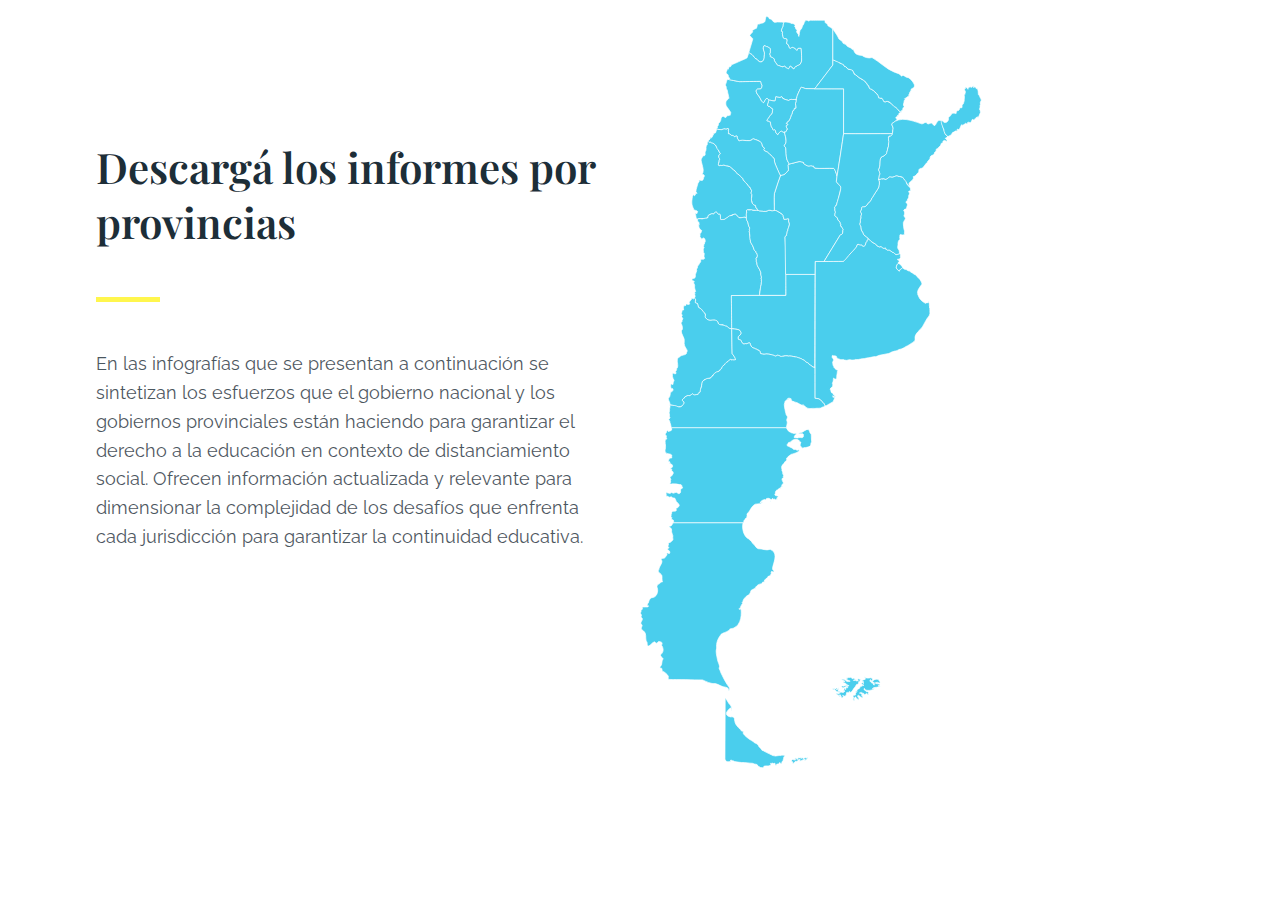
<file: wordpress/index.html>
<!DOCTYPE html>
<html lang="es">
<head>
	<link rel="stylesheet" href="styles.css">
	<link href="https://fonts.googleapis.com/css2?family=Playfair+Display&family=Raleway&display=swap" rel="stylesheet">
</head>

<body>
<div class="mapflex">
	<div class="mapcontent">
		<h3 class="encabezado">Descargá los informes por provincias</h3>
		<hr class="divi">
		<p>En las infografías que se presentan a continuación se sintetizan los esfuerzos que el gobierno nacional y los gobiernos provinciales están haciendo para garantizar el derecho a la educación en contexto de distanciamiento social. Ofrecen información actualizada y relevante para dimensionar la complejidad de los desafíos que enfrenta cada jurisdicción para garantizar la continuidad educativa. </p>
	</div>

	<div class="mapdiv">
		<svg baseprofile="tiny" stroke-linecap="round" stroke-linejoin="round" version="1.2" viewbox="0 0 1000 2201" xmlns="http://www.w3.org/2000/svg">
		<a href="https://www.cippec.org/publicacion/politica-educativa-ante-el-covid-tierra-del-fuego/" target="_blank">
			<path title="TierraDelFuego" alt="TierraDelFuego" id="ARG1272" d="M464.2,2170.7c0.6,0.7,1.1,0.5,1.7,0c0.6,1,2.2,1,3.2,0.5c1.6-0.3,1.8,2.4,3.3,2.2c0.7-0.9-0.7-2.5,0.9-2.7c0.5,0.2,0.8,1.3,1.5,1.2c2.5-2.8,1.7,0.3,3.1,1.8c2.1-1.1,6.7-3.9,9.3-2.4c-0.8,0.8,0.1,0.7,0.6,0.9c0.5-0.4,1.6-1.3,2.1-1.6c1.5,1.6-0.7,2-1.2,3.4c-0.6,2.5-1.1,2.5-3.3,3.1c-0.8,0.4-2.7,3.3-3.7,1.9c0.4-1.4,1.9-3,1.1-4.5c-2-0.4-1.9,3.5-5.7,1.9c-0.3,0.1-0.7,0.3-0.8,0.6c0.1,2.7-4.6,2.4-6.3,2.9c-0.2,1.6-1.8,1.8-2.4,0.3c0-1.2,0.7-3,1-4.2c-1.2-0.2-1.6,1.2-2.4,0c-2.2,1.1-4.9,3.4-6.5,5.4c-1,0.6-4.7,1.3-2.7-0.6c0.2-1.4-1.9-0.2-2.1,0.6c1.9,0.9-1.8,1.9-2.4,2.4c-0.6,0.7-1.1,2.3-1.7,3c-1.6,0.7-6.1,0.5-3.6-2.1c1.8-2-5.7-2.9-3.7-5.5c1.3-1.1,2.7-2.3,3.5-3.8c3.7,1.9,3.8,3.5,8,1c2.9-1.4-5.2-4.7-1-5.7c4.8,7.3,4.5,0.7,7.2,2.9c0.4,0.9-0.1,2.7,0.8,3.1C463.6,2176.7,461,2167.3,464.2,2170.7L464.2,2170.7zM248.7,2176.5l0.7-181.4c1.7,0.7,2.6,2.9,3.1,4.5c2.4,3.5,5.5,9.2,7.8,12.8c6.7,4.6,9.1,14.8,9,22.4c-2.4-3.4-1-13.5-7.5-7.3c-4.7,5-13.6,13.2-6.4,19.8c2.5,3,7.1,3.2,10.6,4.4c3-0.8,7-0.3,9.3,2c0.9,2.1,2.1,4.9,1.4,7.2c0.7,1.5,1.3,4.5,1.4,6.2c0.9,6.1,9.1,14.6,13.1,18.9c1.7,1.5,6.3,3.8,4.3,6.6c2.5-1.2,5.2,1.7,7.5,2.6c1,1.7-1.2,0.6-1.5,2.9c1.2,6.8,21.5,21.6,28.1,24.4c1.2,0.9,3.8,2.3,4.2,3.8c1,0.7,7.5,3.7,8.8,4.2c2.2,1.6,4.8,5.8,5.7,8.3c1.3,1.4,5.7,5.3,6.3,7.2c1.4,0.4,2.3,1.7,2.3,3.1c3.1,0.9,7.2,2.5,9.7,4.6c3.2,2.1,19.3,8.9,21.7,10.9c2.1,0.4,5.9,0.6,7.9,1.5c2.7-0.5,13.2-2.3,15.9-1.5c2.3-2.2,8.5-0.9,11.2-0.4c2,1.3-1.4,3-1.9,4.3c-0.6,1.1-1.9,4.9-1,6c0.7,0.8-1.8,1.9-1.9,2.7c1.3,3.7-1.1,2.8-2.7,5.4c-0.8,1.5-0.6,6.8-3.3,6.6c-1.8,0-0.9-1.9-1.5-3c-1.2-1.2-3.1-1.2-4.2,0.1c1.7,5-4.1,2.2-6.5,3.4c-0.6,1.5-1.3,4-3.5,3.1c-1.4-1-1.3-2.7-1.2-4.2c-0.5-2.2-3.7-1.3-5.1-0.5c0,0-3.3-1.4-3.3-1.4c-0.8,1.5-3.3,0.5-4.5,0.2c-1.2,0.5-0.9,1.3-0.3,2.1c3.3,3.5-4.8,5.1-7.2,6.1c-3.7-0.3-9.3-0.7-12.8,0.8c1.1,3.5-1.5,3.1-3.9,4.1c-10.9,0.5-10.2-4.8-17.7-9.6c-3.2-1-8.5-1.1-11.4-3.2c-9.1,0-22.9-3.3-31.9-2.2c-4.6-0.5-16.1-1.7-20.5-3c-1.2-1.9-5.1-2.4-7.1-2.4c-3-1.7-5.1-4.4-4.8,1.3c-0.9,1.5-10.3,1.8-11.6,1.3C251.8,2180.8,250.6,2177.8,248.7,2176.5z"/>
		</a>
		<a href="https://www.cippec.org/publicacion/politica-educativa-ante-el-covid-san-juan/" target="_blank">
			<path title="San Juan" alt="San Juan" d="M344.5,568.6c-7.3,3.3-35.1-7.2-32.7,3.3c0.1,6.3-0.9,13-0.5,19.5c-1.8-1-4.2-4-6.1-2.2c-36.3,7.9-5.3-28.5-58.9,6.5c-0.6,0.4-10.7,0.3-10.6-0.5c-1.4-4.3,2.5-18.1-6.2-14.7c-8.1-9.6-5.8-8.7-14.6-1.1c-5.5-1.9-11.4,1.7-15.5,4.8c1.9,13.6-23.3,6.4-31.5,10.3c-1.9-1.9-4.6-2-3.6-5.6c-1.3-3.6-0.5-6.8-3.1-9.9c0.7-3.3,6.6,2.6,6.1-3.1c5.2-7.8-7.2-5.7-9.8-9.6c-7.3-17.3-6.6-19.8-3.9-38.2c1.9-3.9,4.1-8.5,5.9-2c3.1-0.8,2.1-5.9,5.1-7c6.6,1.1-1.2-2.9-0.9-5.6c0.5-8.6,4.4-16.3,6.1-24.6c3.3-3.6,4.4-4.1,2.2-8.8c6,0.8,13.7,4.1,13.8-6.3c3.7-4.5,4-10.4-3.8-9.6c-1-2.5,2.9-4.9,2.6-8.7c3.3-9-10.4-36.5-3.9-39c3.1-1.6-0.9-2.4,1.3-3.4c1.8-0.9,2.5-2.9,4-3.8c9.4-0.7,1.3-9.8,6.4-14.5c2.8-6.2-1.7-13.7,4.6-18.4c0.4-3.4-1.4-11.9,4.8-8.1c1.3,1.1,2.9,1.3,4.4,0.5c2.7-0.9,1.4,4.2,6.9,2.8c11.7,7.6,15.3,21,22.2,31.7c-11.6,7.8,1.2,14-3,17.3c0.2,5.4-8.2,21,3.6,16.4c4.8,1.6,4.3,0.2,8.6-0.8c6,1.7,13.2,3,19.6,4.7c4.8,7,12.8,8.8,16,15.8c6.7,7.1,16.7,12.3,21.7,21c0.1,3.3,2.1,4.7,4.7,6.1c6.6,9.3,15.4,16.4,20.3,27c-0.1,4.4-4.3,7.9,1.2,11.1c-2,9.9-3.5,24,5.2,31c6.1,2.7,4.7-2.1,5.8,7.7C341.5,562.5,343.8,564.9,344.5,568.6z"/>
		</a>
		<a href="https://www.cippec.org/publicacion/politica-educativa-ante-el-covid-chubut/" target="_blank">
			<path title="Chubut" alt="Chubut" d="M381.4,1418.6c0.2,0.6,0.7,0.7,1.2,0.5c0.2,0.3,0.9,0.7,1.2,0.9c-0.1,1-0.7,0.3-1.2,0.1c-1.2,0.2-2.1-1-2.6-1.9C380,1418.2,381.4,1418.6,381.4,1418.6z M402,1416l0.7,0.6c-0.7,0.1-1.7-0.2-2.3,0.1C399,1415.4,401.1,1415.1,402,1416z M428.4,1204.8c0,0,5.7,12.8,11.6,13.3c0.7-0.2,1.3,0.6,1.8,1c0.6,0.3,1.8,0.9,2.5,1.1c2.7,0.4,4.6,0.1,6.7,2.2c2.4-0.5,5.8-2.2,7,1.1c-2.3,0.5-8,8.4-6.6,10.5c0.9,0.6,4.5,0.2,5.5,0.1c1.5,1.1,3.8,1.2,5.5,0.7c2.8-2.4,10.5,0,13.6-0.9c1.1-2.4,3.7-2.9,2.2-6.2c1.1-0.8,0.6-2.1,0.1-3.1c-1.3-4.8-10.8,0.2-14.1-3.6c1-1.3,7.5-1.5,8.9-1.9c6.2-2.5,12.6-10.4,19.7-8.9c2.9,2.3,4.2,6.7,5,10.2c1.3,1.2,3,3,3.5,4.8c0.6,5.3,0,14.5,1,19.9c-0.5,3.5-3.7,7.2-2.1,10.8c-2,5.4-11.4,6.2-16.1,7.4c-2-0.1-4.8-0.1-6.4,1.3c-4.3,1.5-5-5.1-8.2-6.4c-1.7-0.8-0.6-3.3-0.2-4.7c0.1-0.4,1-4.5,1.5-4.7c1.7-0.5-1.6-2-2.1-2.6c-0.1-0.6-1.8-1.3-2.2-1.6c-1.1-1.1-0.8-3.1-2.6-3.7c-4.5-2.5-11.3-2.3-15.9-0.1c-0.9,1.5-3,1.1-4,2.3c-3.7,7.2-7.6,2.4-10.8,7.2c-0.3,2.6-4,4.1-2.7,6.9c0.4,1,1.9,1.4,2.8,1.5c2.4,2,8.3,3.6,11,5.4c1.5,0.8,3.2,2.8,4.6,3.7c0.7,0.1,2.1,0.6,2.7,1c1.4,0.7,3-0.7,4.4-0.2c0.7,0.3,1.3,1.4,2.1,1.6c1.4,2.4,4.9,0,6.7-0.6c6.5,5.2-18.1,12.5-21.9,13.4c0,0-9,6.3-9,6.3c-0.8,1.2-2.3,3-3.5,3.8c-2.4,0.6-1,4.1-0.9,5.8c0,1.2-1.2,2-2.1,2.6c-1.7,1.6-5.2,5.5-5.9,7.8c-1.8,2.3-5.2,4.5-6.1,7.5c0,0.5-0.5,1.4-0.8,1.8c-0.4,1.1-0.1,4.6,0.1,5.7c0.4,0.4,1.4,2.7,0.8,3.2c-0.3,1.3-0.8,3.3,0.8,3.9c0.5,1.4,0.8,3.1,1.3,4.5c-0.8,5.8,0.5,2.3,2.1,4.3c0,0-1.2,0.9-1.2,0.9l0.5,1.6c-0.4,1.7,1.5,2,2.8,1.7c-3.3,2.4-3,3.9-1.4,7.1c-1.3,0.8-3.4,0.6-4.2,2.1c-0.8,2.5-0.8,5.7,1.5,7.4c-0.3,0.5,0,1.5,0.1,2c0.4,0.2,0.9,0.4,0.5,0.9c-0.4,1.4,1,1.2,1.7,1.7c-0.1,0.7,0.7,2-0.3,2.2c-0.4,1-0.4,1.4-1.6,1.3c-0.2,0.3-0.4,0.9-0.5,1.2c-0.3,0-0.7,0.2-0.8,0.5c0.4,0.3,0.5,0.7-0.1,0.8c0.5,0.5,0.1,0.7-0.4,0.5c-0.2-0.2-0.4-0.6-0.7-0.2c-0.2,0.3,0,0.6,0.2,0.8c-0.3,0.4-0.7,0.8-1.1,1c-0.6,0.9,0.7,0.5,0.8,1.2c-1.1,2.3,0.2,1.1,1.5,1.5c0.1,0.4-0.4,0.7-0.3,1.1c0.6,0.2,0.5,0.7-0.1,0.7c-0.8-0.5-1.1,0.2-1.2,0.9c-0.6,0.3-0.4-0.7-0.3-1c-0.1-0.8-1.4-0.9-1.6-0.1c-0.3-0.1-0.9-0.3-1.1,0.1c-0.2,0.8,1.3,1.5,0.2,1.9c-0.8-0.5-1.4,0.5-1,1.2c0.5,0.4,1.1,0.8,1.7,0.9c0,0.8-1.1,1.3-1,0.2c-0.6-0.2-0.8,0.8-0.9,1.2c-0.3-0.3-0.9-0.6-0.8-1.2c-0.4-0.2-0.8-0.1-1-0.5c-1.1,0.8-2.4,0.1-1.6,2.2c-2,0.1-4.6,1.3-5.8,3.3c-2.9-0.7-5.1,3.8-5.9,6.1c0.1,1.4,0.2,3.4-0.4,4.7c-1.3,0-1.7,1.8-0.8,2.5c-1,0.8,0.4,3.3,1.7,2.6c0.1,0.2,0.4,0.4,0.6,0.4c0.2,0.7,0.6,0.9,1.3,0.8c0.8-0.8,1.8,0.2,2.5,0.7c0.9-0.5,1.7,0,2.2,0.8c0.7,0,1.3,0.9,1.6,1.5c-1,0.2-1.8,1.4-2.6,2.1c-0.8-0.7-1,0.4-1.6,0.8c0.2,0.8,1.1,1.5,1.1,2.4c-0.4,0-1.1-0.3-1.4-0.6c-0.9,0.6,0.1,1.4,0.4,2.1c-2.7,2.8-4-0.7-4.4,2.4c-0.6-0.5-2.5-2.1-3-2.7c-1.1,0.3-2.8-0.2-3.3,1.1c-1.2-0.2-0.2-1.8-1.2-2.6c-2.2,0-2.9,0.2-2.3,2.6c-2.2,0.1-3.6,1.5-4.9-1.2c-0.7-0.7-1.9-1.8-3-1.3c-1.6-0.8-4.5-1.3-6.2-0.6c-1.4-0.5-2,0.2-2.6,1.4c-0.8,0.6-2.5,2.1-3.1,3c-1-1-3.8-1.7-4.5-0.2c-0.7-0.2-1.4-0.2-1.6,0.6c-2.3,0.7-6.5,1.7-6.1,4.8c0.8,0.2,2.9,0.9,3.6,1.3c-1,4-7.6-4-6.7,1.2c1,0.2,2.9,0.8,3.3,1.9c0.1,1.9-0.5,1.7-2,1.6c-4.7-0.6-10.8,1.1-15.4,1.4c-7.9,3.5-12.2,12-16.6,19c-0.5,1.3-2.5,3.3-3.5,4.2c-0.3,0.6-1.3,2.4-1.9,2.9c-2.4,1.4-2.6,5-2.3,7.5c1.3,0.7,1,2.1-0.5,2.2c0.1,0.5-0.1,1.4-0.3,1.9c0.4,0.9,0.7,1.6-0.3,2.3c-0.9-0.7-2,0.5-2.6,1c-1.2,0.7-2,2.5-2.3,3.8c-1.5,0.7-1.9,2.8-3.1,3.9c-0.8,0.8-0.3,2.3,0.2,3.1c-1.1,0.1-2.3,2.8-2.3,2.8H98.1c0,0,1-5.8-0.8-8.2c-1.2-1.1-3.6-1.4-4.7-2.6c-0.9-1.9,1.5-4-0.2-5.7c-2.8-2.4-1.9-2.8-0.9-5.7c-0.4-0.7-0.3-1.8-0.2-2.6c-0.2-2.2,3.6-3.7,1.2-5.5c-0.3-2.7,4-3.6,6.1-4c2.3,0.1,5.8,0.7,7.5-1.5c1.7-2.1-1.5-4.3-0.9-6.5c2.5-1.2,6.9-2.3,7.9-5.4c1.5-1,2.2-2.9,1.6-4.6c-1-4.7-6.2-6.5-8.5-10.3c-1.4-3.1-2.4-7.9-5.1-10.3c-1.7-0.4-4,0.3-5.7-0.3c-1.4-0.8-2.1-3.2-4-3.2c-2.6,0.2-4.8,2.5-7.3,0.4c-2.5-2.2-4.4-1.8-7.2-2.2c-0.7-1.2,0.1-3.3-0.1-4.6c-0.8-3-1.2-7.4,3.2-5.1c1.5,0.7,7.3,2,9,1.6c1.2-0.7,1.8-2.5,3.4-2.4c7.5,3.3,6.4,1.1,13.3-0.8c3.3,0.6,6.4,5.5,10,3.7c4.8-2.5,2.4-7,3.2-11c1.8-6.2,4.5-1.9,5.6-6.3c0.4-1.5-0.9-2.5-1.7-3.6c-0.6-4.4-2.2-5.5-6.5-5.3c-6.4-2-16.1-1.2-22.6-2.1c-2.4,1.3-6.3,0.9-6.4-2.4c1.1-1,3-1.4,3.1-3.1c-2.5-4.3-0.7-3.7-0.1-7.6c-0.3-2.3-4.4-6.1-1.5-7.8c3.9-0.4,7.2-7.7,8.8-10.7c0.1-1.7-2.7-5.8-3.9-6.9c-1.9-0.7-1.3-1.9-0.8-3.3c0.1-2.4-0.6-1.5-2.2-0.9c-1.8-0.3-1-2.7-0.3-3.8c4.5-2.4,5.6-2,4.6-7.7c-0.2-2-3.3-2.6-3.9-4.5c-1.2-1.3-5,0.6-4.5-2.1c2.5-2,0-6.2-2.9-4.3c-2.2-1.4,0.7-1-0.2-4c-0.2-1.2,1.4-1.6,1.6-2.7c0.1-0.2-0.1-2.5,0.4-2.6c1.6-0.1,3.3-1.2,4.8-1.5c0.8,0.1,2.4,0.9,2.7-0.3c0.3-1.6-0.2-3.4-0.3-4.9c0-0.7,0.7-1.7,0.7-2.4c-3.5-7-15.7-1.2-19.3-10.1c-1.7-2.8-0.4-7,0.5-9.9c0.4-2.5,0.2-10.8-0.4-13.3c-0.8-1.5-0.7-3.8-0.3-5.4c-1-2-0.9-4.6,0.5-6.4c0.8-1.5,5.3-2,3.8-4.1c-2.9-3.1,0.1-5.4-1.2-8.1c-5.6-4.2-2.3-5.9,0.6-10.3c0.3-2.2,1.2-5.8,4.1-4.9c0.9,1.2,1.1,3.1,2.7,3.5c2.9-2.6,1-2.5,6.1-3.2c4-1.2,1.6-8.9,1.6-8.9H428.4z"/>
		</a>
		<a href="https://www.cippec.org/publicacion/politica-educativa-ante-el-covid-mendoza/" target="_blank">
			<path title="Mendoza" alt="Mendoza" d="M311.3,591.4c-0.4,4.9,2.9,8.8,4.4,12.8c1.1,5.5,2.4,10.6,4.9,15.5c1.5,1.3-0.5,3.2-0.4,4.8c-0.4,2.5,1.5,3.1-0.6,5.8c2.4,9.4,2.3,20.7,3.7,30.7c3.6,7.2,8.8,14.8,10.6,22.7c-0.1,1.9,1.9,2.9,3.3,3.8c2.5,1.4,2,4.3,3.3,6.3c2.2,1.1,2.5,4.3,3.2,6.4c-0.8,1.7,0.5,8.2-2.4,6.8c-1.2,0.6-1.8,3.3-1,4.6c0,0.8-0.2,5.2,0.7,5.8c-0.4,0.5-1,1.5-0.2,2c1.8,0.9,1.2,5.5,1.5,7.1c1.7,7.8,9.9,16.9,11.4,25.1c-1.7,6.9,3.6,9.8,1,16.8c2.3,2.6-0.5,3.1,1,7.8c-0.2,13.5-6.7,28.3-5.6,41.5l-82.6,0.4l0.9,97c-9.2-0.8-8.5-0.6-13.9-7.3c-2.8,0.2-6.3-0.5-8.6-1.7c-3.4-5.8-10.3,0.8-16.1-4.4c-2.2-4-1.1-9.1-6.8-10.2c-6.5-3.9-14.5,0.7-21.3-1.1c-4.5-1.5-11-6.4-11.6-11.2c1.4-1.2,1.8-3.5,1.2-5.1c0.6-4.9-3.8-4-6.4-7.4c-0.8-4.5-4.2-6.8-6.9-10.1c-1.1-1.9-5.2-1.4-6.1-3.6c-2.5-2.1-2.7-16.3-7.1-12c-1,0.8-2-0.6-2.4-1.5c-2.5-5.7,1.5-4.3,0.2-9.8c-0.2-1.8-2.5-2.7-3.5-4c0.4-2.1,2.7-4.1,2.4-6.1c-1.3-3.4-2.4-4.2,0-7.3c-4.3-0.4-0.4-4.4,1.3-6c-1.6-5.2-3.6-11-3-16.5c2.1-3.8-6.3-9.4-0.6-11.7c-1.3-4.9-11.3-1.7-5.7-9.1c4.1-1.7,8.7-1.1,8.7-6.9c-2.5-7,7.1-15.8,2.7-21.5c3.4-0.8,3.5-4.8,3.7-7.7c0.9-3.9,5.1-4.8,5.7-9.1c3.9-5.4,3.6-1.8,3.2-9.4c0.2-3.6,5.3-3,7.6-1.8c0.9-2.5,5.4-1.1,3.8-4.6c-3.7-4.3,0.5-10.4-1.5-15.2c-1.9-0.4-2.5,1-2.1-1.8c1.2-2.7-0.4-6.7-0.3-9.4c3-3.6,3.8-1.9,0.9-6.6c-0.2-1.3,1.4-3.9,1.1-5.2c-0.7-1.4,0.4-2.1,1.6-2.6c-0.5-5,4.4-7.1,1.8-11.3c0.1-3.2-1.6-5.6-5-6.4c-2.4-0.4-3,3.7-5.2,3.7c-1.9-6.7-6.9-4.9-4.1-12.4c-2.5-6.1,0.6-3.4,2.9-6.9c0.2-0.3,0.5-3.2,0.8-3.6c0.5-0.5,1.6-2.6,0.2-2.9c-6.1-2.6-9.6-11.5-7.8-17.6c0.4,0.2,1.3-0.1,1.6-0.2c-2-1.9-0.1-5.3-2.5-6.9c-4.7-1.4-1.5-5.6-3.4-8.2c3.8-1.2,10-2.1,13.7-0.5c0,0,9.8-2.4,9.8-2.4c14.4,1.1,1.8-8.2,13.9-10.5c1.8-2,4.5-2.6,7.1-2.2c6.6,1.9,3.4-2.9,7.1-3.5c4.1-6,6.7,3,10,5.1c1.4,0.3,3.5-0.4,4.8-0.4c1.3,0.3,0.4,15.9,2.2,15.7c0,0,9.8-0.1,9.8-0.1c3.5-2.1,11.5-6.7,13.8-10c3.3-2.2,9.6-0.4,12.4-4.3c11.6-3.9,7.5,1.1,13.9,5.4c1.2,0.6,1.9,2.5,2.9,3.2C297.5,592.8,304.2,585.1,311.3,591.4z"/>
		</a>
		<a href="https://www.cippec.org/publicacion/politica-educativa-ante-el-covid-neuquen/" target="_blank">
			<path title="Neuquen" alt="Neuquen" d="M268.4,915.1c0.4,11.2,1.2,72.6,1.2,72.6s8.8,11.1,10.8,17.9c-0.6-2-0.6,0.3-2.8,0.9c-3,0.7-8.7,0.1-11.1-0.3c-1.5-2.6-2.3-0.8-3.8,0.5c-8.2,5-13.6,11.7-20.4,18.3c-3.5,2.3-1.1,6.2-5.9,8c-7.8,12.6-15.4,5.3-26.7,23.1c-5.6,7.5-24.5,4-27.4,15.9c-2.3,9.8-4.2,20.2-6.9,29.6c-3.1,2.6-4.1-1.1-4.9,4.7c-0.6,3.3-6.6,0.9-10,3c-3.1,1-4.1-2.8-6.7-3.5c-4.8,3.3-8.5,6.7-14.6,5c-2,2.5-6,1.7-8.1,4.3c-1.1,3.7-4.1,4.4-6.4,7.3c-1.9,7,11.1,7.5-0.1,16.8c-5.3,10.8-27.9-1.3-37.4-1.2c2.9-6.3-5.5-12.6-4.1-19.2c6.7-4.9,3.9-12.9,7.6-19.5c4.2,2.3,8.4-6.5,4.6-8.7c-5.2,2.6-6.3-7.5-5.1-11.4c-1.4-4,4.5-0.6,6.2-0.6c0.1-4.5,1.4-8.1,3.3-12.4c-4.6-5.9-6.4-15.5-3.6-22.2c2.4,2.5,9.4,6,9.7-0.2c-5.7-3,3.9-6.4,0.9-10.6c-0.3-2.6,3.4-3,3.3-5.5c2.8-10-7-25.7,6.6-30.1c4.9-7.2,20.9-3.7,19.9-13.3c7-8.3-9.9-12.4-7-33.3c2.4-9.1-14.9-25.9-5.5-33.8c0.9-7.1-0.3-10.6-3.6-17.3c-0.8-2.5,2.2-4.3,2.9-6.4c-0.2-2.8-0.5-5.9,2.9-7c-5.3-3.7-0.1-4.5-6-8.2c3.5,0.8,4.4-1.5,2-3.6c1.5-3.3-0.7-2.4-1.4-4.2c3.6-4.7-0.1-12.1,6.9-10c0.2-3.2-2.7-14.3,3.4-12.8c4.9,1.1,2.2-4.5,5-5.1c4.9,1.3,2.7,2.9,8.6,0.8c1.8-1.7-1.1-3.8-0.5-5.5c0.7-4,3.8-5.4,6.4-8.5c0.7-7.6,5.8,2.4,8.5-3.7c7.9,3-1.7,13.7,5.7,15.3c5.4-3.5,4,10.8,8,13.1c4.8,1.4,8.6,5.3,11.1,9.6c16,17.1-0.9,11.6,11.7,23.4c9.2,8.7,24-2.8,32.1,7.8c1.1,13.7,15.2,6.3,23,12.7C259.7,908,255.8,916,268.4,915.1z"/>
		</a>
		<a href="https://www.cippec.org/publicacion/politica-educativa-ante-el-covid-buenos-aires/" target="_blank">
			<path title="Buenos Aires" alt="Buenos Aires" d="M848,853.5c-1.2-2.4-1.6-8.3-1.1-11.2c-1.3-1.1-1.5-3.4-2.1-4.9c-1.9-2.1-2.3,0.2-1.4,1.7c-2.4-0.4-5.7-0.1-7.6,1.6c-0.3,0.2-1.1,1.3-1.3,0.5c2.4-1.7-1.7-2.6-3-2.8l-5.1-3.2c-1.6-1.8-8.1-7.1-8.2-9.8c-1-1.3-2.5-1.4-2.2-3.4l-1.6-4.2c-0.7-0.3-1.3-1.4-1.3-2.1c0.2-1.9-0.6-4.6-1-6.5c0.6-1.7,1.1-4.3,1.4-6.1c2-5.6,7.6-12.3,11-17.2c2.6-4.6-3.3-10.6-5.2-14.5c-3.8-5-9.1-10-13.6-14.4c-2.5-0.6-6.5-3.1-8.3-4.9c-3.7-0.9-6.8-4.7-9.8-6.4c-4.7,1.3-4.1-2-7.4-3c-2.1-0.4-4-1.9-6.2-1.8c-1.9-0.9-3.9-2.7-5.9-4.2c-2.2,4.6-5.4-0.1-9.2,10c-3.1-2.2-8.9-6.7-8.8-11c0.6-4.9,2.1-9.4,6.5-11.9c0.3,0.2,0.6,0.3,0.8,0.5c-0.2-0.3-0.6-0.6-1-0.9c-1.9-4.9,8.3-4.3-3.4-10.6c1.6-0.7,0.8-1.5,3.2-1.1c2,1.2,4.1-0.7,4.6-2.7c2.4-3.1,1.8-1.3,1.2-5c0.2-2.1,1.1-5.4-0.6-7.1c-0.5-0.3-2.1-0.6-2.2-1.1c-3.6,0.4-8.1,4.3-11.6,1.5c-1.8-1.7-5.6-6-8.5-5.7c-2-1.4-5-4.1-7.3-5.2c-2.2-3.1-8.1,0.1-9.3-2.4c-0.6-0.7-1.3-1.4-2.1-0.6c-1.4-0.3-1.7-1.8-1.5-3c0-2.1-1.6-2.3-2.7-0.8H712c-5.1-2-4.1-6.8-10.6-3.7c-2-0.2-7.7-3.3-9.2-4.7c-0.7-1.2-2.3-3.8-3.6-4.5c-3.3-1-10.1-5.6-13-7.8c-1.3-1.4-6.9-8-8.8-8.3c1.3,1.1,1.2,3.4-0.2,4.4c-0.7,0.3-2,0.5-2.2,1.4c-0.3,0.7-0.4,2.4-0.2,3.1c0,0.3-0.6,1.3-0.9,1.4l-2.1,1.6c-0.9,1.5-0.5,4-1.2,5.6c-1.2,3.4-3.5,7-7.7,5.3c-1.2-1.1-2.8-2.4-4.1-3.4c-1.9-0.5-6,0.2-7.6-1.4c-3-1.4-7.3,1.4-5.5,4.7l-40.4,45.2l-82.1-0.1l-0.7,400.4c8.6,0.9,15.4,1.1,20.3,9.5c1.9,2,5.3,4.1,6.7,6.6c0.4,1.4,2.4,4.4,2.3,5.9c1.4,0.4,3.3,0.3,4.6-0.5c5.2-3.4,13-7.9,18.7-10.7l1.3-1.8l1.4-3.6l1.4-3l0.3-0.9l0.1-1.1c0.3-1.3,0.3-2.5,0.9-3.8l1.8-1.3l0.6-0.8c-2.2-0.3-5.3,2-7.1,3.1c-0.3-0.3-1.2-1.4-0.4-1.6c0.3-1.2-1.1-2.1-0.8-3.3c0.7,0.2,1,1.5,1.6,1.8c4.3,1.7,3.2-2.2,2.5-4.9c-1,1.4-1.7,0.1-2.2-0.9c-0.3-0.2-0.8-0.6-0.9-0.9c0-0.7,0.4-2.1-0.7-2.1c-0.9-0.8-2.7-1.4-3.7-2c-1-1.5-1.9-4.6-2.1-6.4c-0.3-0.7-1.6-3.1-1.7-3.8c0.4-2.5,2.4-5.1,5-5.6c2.2-1.2,2.2-5,2.6-7.2c-0.2-0.9-2.2-4.2-0.8-5c1.1-2.5,1.5-5.8,2.2-8.4c-0.1-1.6-0.7-3.1,1.4-3.6c-0.6-0.7-1.7-1.7-1.1-2.7c1.6,1.9,4.7,3,7.1,3.1c0-0.4,1.9-1.5,2.2-1.3c0.3-0.5,0.3-6.2,0.4-6.9c0.3-3.9,2.1-11.1,2-14.9c0.3-0.9,1.3-1.6,0.9-2.7c0.4-2.2-6.1,0.3-8.5-6.9c-0.3-1.8-4.3,1.4-2.4-5.1c-4.6-1.1-1.2-1.3-2.5-4.3c-2.5-2,0.2-4.8-1.8-7c0.1-0.9,1.1-1.9,1.3-2.9c0.2-0.5,0.5-2.6,1.1-2.9c0.7-0.4,1.7-0.6,1.1-1.6c0.2-0.6,0.5-1.5,0.7-2.1c-3.2,0.9-3.3,0-2.9-2.9c-0.2-1.3-1.4-1.8-2.2-0.6c0.8-1.4-1.1-3.4-0.3-4.9c-1.2-0.7,0.5-2,1.1-2.4c1.7,1.6,9.1,0.7,10.8,2c1.3,2.1,1.7,5.3,4,6.7c4.4,2,12.3,5.2,17.1,3c0.2,0,0.7,0.5,0.8,0.7c0.4,0.1,1.3,0.4,1.5,0.9l7.9,1.1c2.2-1.4,6.4-2.2,9-1.9c4.6,0.8,11.9,2.1,16.1-0.8c4.5,1.4,13.5-0.8,17.9-1.7c9.8-0.9,28.7-4.9,38.6-6.7c3.3,1.2,10-2.4,12.9-3.5l28.5-5.8l1.7-0.8c1.3,0.2,3.4-1.7,4.4-2.3l10.6-3.6c2.8-0.6,9.7-2,11.8-4.2c2.4-1.1,6.7-1.5,9.1-2.4c3.5-2.3,9.4-3.6,12.3-6.9c6.3-1.9,13.1-8.1,19-11.1c16.3-10-1.2-12.6,15.5-31.1c1.6-0.5,2.4-3.2,3.4-4.4c1.1-1.2,6.5-5.6,7.2-6.9c5-6,9.8-16.9,13.9-23.6c2.5-5.8,11.2-13.2,11.2-19.5C848.4,866.1,848.5,858.1,848,853.5z"/>
		</a>
		<a href="https://www.cippec.org/publicacion/politica-educativa-ante-el-covid-la-pampa/" target="_blank">
			<path title="La Pampa" alt="La Pampa" d="M512.1,756.3c0,0-0.3,272-0.3,272c-6.2,0.6-10.9-6-16.1-8.2c-3.3-5.1-4.2-5.4-9.9-6.9c-3.2-3.7-3.3-5.8-8.3-6.8c-9.4-7-26.2-9.3-37.4-11.4c-0.8,0.6-1.8,0.3-2.6-0.1c0,0-3.5,0.6-3.5,0.6c-0.6-1.3-7.5-0.8-8.6-0.9c-20.6,3.6-7.6,1.8-22.5-1.8c-2.5-0.2-3.8,2.8-6.3,2.7c-1-1.3-2.7-1.6-4.3-1.4c-0.4,0.1-1.1-0.8-1.4-1c-0.6-0.5-2.5-0.6-3.3-0.7c-2.9-1.9-13.8-3-17.3-3.4c-4.3,1.1-10.6,1.4-14.8-0.4c-4.2,0.2-3-3.9-4.2-6.6c-1.3-2.9-4.3-4.2-7.2-4.8c-1.4-1.5-3.8-2.7-5.9-2.8c-0.8-0.1-2-1.1-2.6-1.6c-1.8,0.2-5.8-2.4-7.3-3.2c-2.6-1.4-4.4-5.5-5.3-8.3c0-5.9-3-4.5-7.3-3.7c-1.9,1.9-4.9,2-7.4,1.3c-8.5,4.5-10.2-6.2-14.1-10.9c-1-0.5-2.9-1.2-3.9-0.3c-2.3-0.6-2.9-3.1-3.2-5.2c-0.4-4.2,3.1-7.2,6.4-9.1c3.4-3.9,1.8-9.7-1.5-13.1c-1.9-3.8-20.3-4.3-23.6-5.2c0.1,11.1-0.9-95.3-0.9-97l159.2-0.5l-0.6-61.3L512.1,756.3L512.1,756.3z"/>
		</a>
		<a href="https://www.cippec.org/publicacion/politica-educativa-ante-el-covid-rio-negro/" target="_blank">
			<path title="Rio Negro" alt="Rio Negro" d="M511.8,1028.3c0.1,26.4,0.1,64.2,0.1,90.5c8.6,0.8,15.4,1.1,20.3,9.5c3.4,2.8,7.3,6.4,8.6,10.8c0.9,1.7-0.6,2.6-1.9,3.7c-0.3,1.1-3.6,1.5-4.4,1.8c-7.9,6-14.2,2.1-22.4,4.1c-10.5-1.4-21.9,3.8-29.2-6.7c-1-0.6-3.1-1.2-4.3-0.9c-2-0.7,1.8-4-1.7-2.8c-3.2,3.1-13.5-5.3-16.6-6.2c-5-0.7-10.9-4.6-15.9-5.3c-2.6-0.6-2.4-1.5-1-1.7c2.2-3-4.9-1.6-0.8-4.5c-2.8-2-8.2-3-11-0.5c1,0.3,2.4-0.6,3.4,0c-1.3,1.3-0.2,1.7,0.7,2.7c-1.5,0.3-6-1-6.7,1c-2.6,2.5-4.9,2.5-4.8,6.5c-4.8,8.5,1,20.8,1.7,29.7c0.9,2.2,1.5,5.6,2.2,7.9c1.7,1.7,4.2,4.4,3.4,7c-0.3,2.5-1.7,5.1-2.2,7.5c0.2,2.6,2.4,5.9,1.8,8.6c-0.9,4.5-2.7,13.8-2.7,13.8H91.6c0,0-1.8-10.7-3.9-14.3c1.3-5.7-7.7-9.9-1-12.8c0.7-0.5,1.5-1.7,1-2.6c-2.1-1.8-1.4-4.6-1.1-7c-0.1-2.5-1.8-5.1-1.2-7.7c1.8-5.1,1.4-5.5,0.7-10.4c1.3-0.9,1.3-2.9,1.3-4.4c0.8-2.2,0.2-4.8-0.2-6.9c4.2,0,9.7,1.5,13.9,1.3c0.8-0.2,10.6,3.4,11.5,4c4.2,0.8,10.3-0.5,12-4.8c1.6-2,4.7-4.6,4.7-7.4c-0.3-2.1-1.8-4-3.7-4.8c-2.3-1.3-2-4.4,0.3-5.6c0.3-2.4,2.8-1.7,3.9-3.1c0.5-3,2-4.3,4.8-5.3c1.2-0.4,2.4-0.3,3.3-1.1c2.3-3,5.9,0.5,8.7-1c3.4-0.7,5.7-7.7,9.3-3.9c1.6,3.5,5.7,2.1,8.5,1.1c1.2-0.1,4.7,0.5,5.6-0.6c0.9-1.2,0.5-4.4,2.1-4.9c0.6,0,1.5,0.3,2.1-0.2c3.7-1.5,1.8-6.3,2.7-9.2c0.6-2.2,2.4-6.1,3.3-8.1c-0.2-1.8,0-3.9,0.6-5.6c-0.1-2.3,0.8-5.4,1.5-7.5c-0.2-1.2,0.3-2.5,1.2-3.3c2.3-1.5,12.8-8.7,15.7-8.5c7.5,2.1,8.2-2.8,13.4-6.5c2.1-2.4,3.3-6.7,5.9-8.6c1.7-0.8,4.1-2,5.5-3.3c1.2-0.7,2.9-0.4,4.2-0.7c1.1-0.5,2.8-1.5,3.9-2c2.8-2.2,2.7-6.2,6.9-7.7c1-1.1,1-4.1,1.9-5.2c0.8-0.6,2.2-1.9,2.5-2.9c1.6-0.5,3.7-1.6,4.4-3.2c2-4.6,4.6-6.5,9.2-8.2c0.6-0.8,3.7-4.9,4.9-5c1.1,0.2,2.4-2.6,3.5-2.1c0.3,0.9,1.7,1.8,2.5,2.2c5.3-2.4,3,2,12.5-1.4c-0.9-0.1-1.7-0.8-1.3-1.9c-0.6-4.3-7.1-12.6-9.5-16l-1.2-72.6c8.4,2,25-0.4,26.9,11.3c0.9,4-1.8,7.6-5.2,9.4c-3.4,2.4-3.8,7.8-1.5,11c2.4,1.9,2.5-0.6,5.6,1.2c3.9,4.7,5.7,15.4,14.1,10.9c2.6,0.7,5.4,0.7,7.4-1.3c4.5-0.8,7.2-2.2,7.3,3.7c0.9,2.8,2.7,6.9,5.3,8.3c1.6,0.8,5.5,3.4,7.3,3.2c0.6,0.5,1.8,1.5,2.6,1.6c2.4,0,4.6,1.6,6.3,3c6.9,1,6.7,5.4,8.4,10.6c2.8,0.6,7.7,2.3,10.7,2.1c8.2-2.3,19.7,0.5,27.3,3c1.7,2.1,3.7-0.1,5.7,2.4c1.5,0,2.9-1,3.9-2c2.6-1.9,6.8,0.7,9.4,1.6c3.5,3.2,4.2,0.2,8.1,0.9c4.1-0.7,12.2-2.8,16-0.5c4.4-1.4,15.5,1.4,20.1,2.2c2.8-0.9,17.1,5.4,19.8,6.2c-0.1,0.2,4.3,2.9,4.4,2.9c0.3,0,3.1,0.4,3.2,1c0,0,4.3,5.4,4.3,5.4s1,0.4,1,0.4c1.5,0.2,4.9,1.1,6,2.5c1,1,1.9,3,2.9,4c2,0.6,6.6,4.4,8.3,5.4C505.4,1027.9,509.4,1028.1,511.8,1028.3L511.8,1028.3z"/>
		</a>
		<a href="https://www.cippec.org/publicacion/politica-educativa-ante-el-covid-san-luis/" target="_blank">
			<path title="San Luis" alt="San Luis" d="M344.5,568.6c0.9,0.5,3.7,0.5,4.5,1.1c1,0.7,2.3,1.5,3.6,1c1.4-1,2.4-0.1,3.7,0.5c3.5-0.7,3.6,0.1,6.6,0.8c2.2-0.9,5.1,0.1,7.3-0.5c3.2-1.1,6.4-3.7,10-3.2c1.5,0.2,3.4,0.8,4.7,1.6c3.8,0.5,8.8-1.3,12.6-0.8c3.3,0.3,15.1,9,18.1,10.4c2.2,2.7,3.9,3.5,3.6,7.4c1.2,4.3,2.1,2.5,1.9,7.9c2.7,1.6,8.6-0.8,11.5-1.5c2.7-0.8,2.9,1.2,2.7,3.4c0.1,1.4-0.4,3.2-0.3,4.6c1.3,3,2.8,6.4,2.3,9.7c-0.2,2.1-1.9,4.6-1.8,6.7c-0.2,1.1-1.4,1.7-1.7,2.7c0.4,1.6-0.6,3-1,4.5c0.5,2.5-1.9,5.5-2.5,7.7c1.4,2.6-1.3,4.8-1.4,7.3c0.2,0.7,1.1,1.8,0.3,2.5c-0.6,0.6-1.8,0.4-2.5,0.9c-0.7,0.9-1.8,3.3-2.2,4.3c0,0,2.3,45.5,2.3,45.5s-0.1,124.5-0.1,124.5h-77.2c0,0,3.2-19,3.7-26.4c1.7-2.5,2-7.3,1.9-10.2c0.7-2.5,0.6-6.2,0-8.7c0.8-1.4,0.8-2.8-0.4-3.9c2.1-5.6,0.3-4.6-0.5-9.3c-1.2-2.3-0.4-5.1-0.5-7.5c-1.2-5.6-6.7-15.4-10-19.9c-0.1-0.5-1.1-4.6-1.4-5.2c-0.2-1.9,0.3-6-1.5-7.1c-0.7-0.7-0.2-1.3,0.2-2c-0.9-0.5-0.6-5-0.7-5.8c-0.1-0.8-0.7-1.7-0.4-2.4c1.5-1.7,0-2.7,2.4-1.8c1.6-1.7,0.7-5.1,1.4-7.2c0.1-0.6-0.6-2-0.9-2.5c-0.2-1.2-0.5-2.7-1.5-3.4c-2.5-1.3-1-5.1-4.1-6.8c-1.3-0.9-3.4-1.9-3.3-3.8c-0.4-2.8-2.6-6.1-3.1-8.8c-1-3.9-6.3-9.9-7.5-13.9c0.2-2.5,0.2-5.5-1.2-7.7c0.3-1.3-0.4-3.1-0.7-4.3c0.3-3.1,0.5-8.4-0.5-11.4c-0.4-0.7,0-1.7,0.1-2.4c0.1-0.5-0.7-2.8-1-3.3c-1.1-2.4,0.9-2.3,0.6-4.4c-1.4-3.1,0.6-4.7,0.5-7.1c-0.6-0.6-0.7-1.9-0.9-2.7c-0.5-0.8-1.6-1.3-1.9-2.3c-0.9-3.2-1.7-7.5-2.4-10.7c-0.2-0.6-0.8-1.4-1-1.9c0.2-0.6,0-1.6-0.4-2.1c-2-0.8-2.6-5-3.1-6.8c-0.2-4.5,0.1-9.8-0.3-14.3c-0.1-1,1-3.1,1.1-4.1c-0.3-1.6-0.3-3.4-0.6-5c-0.5-3.9,3-4,5.8-2.7c2.1,0.3,5.7,0.1,7.7-0.6c1.3,0,3,0.3,3.9,1.3C330.5,569.8,342.5,568.7,344.5,568.6z"/>
		</a>
		<a href="https://www.cippec.org/publicacion/politica-educativa-ante-el-covid-cordoba/" target="_blank">
			<path title="Cordoba" alt="Cordoba" d="M577,468c0.2,1.9-3.3,16.1-1.9,17.5c2.3,4.4,15.6,13.4,13,19.3c-2.6,6.4-10.9,52.2-18.5,54.6c-0.5,1,0.7,2,0.9,2.9c-0.2,3.6-0.8,8,1.6,11c0.1,1.5-1,3.1-1.3,4.5c0.1,1.1-0.6,5.1-0.4,6.3c2,2.2,4.2,4.7,6.9,6c2.1,6.1,1.5,7.9,7.5,12c1.7,1.7,1.5,4.6,1.8,6.7c0,0.2,0.9,1.1,1.2,1.1c0.7,1.5,0,3.4-1.1,4.5c1.4,2.6,2.5-1,4.6,4.5c0.3,1.6,2,3.1,3,4.3c0.8,1.5,0.2,3.3-0.6,4.7c-0.5,2.1,0,5.3-0.4,7.4c-0.7,1.9-2.5,3.7-4.2,4.8c-0.6,0.3-1.6,0.3-2.3,0.2c0,0-1.4,1.8-1.4,1.8s-46.8,76.4-46.8,76.4l-26-0.1l-0.5,37.9h-86l-1.6-108.7c2.9-6.9,1.9-2.9,5-5.7c-1.2-3.6,0.1-3.7,1.2-6.9c0.2-0.7-0.3-1.7-0.4-2.4c-0.4-0.2,2.1-4.2,2.1-4.5c0.5-1.1,0.2-3,0.6-4.1c0.5-0.6,0.7-1.4,0.9-2.1c-0.4-1.5,0.3-2.4,1.3-3.4c1.2-6,3.4-7.5,1.3-13.9c-2.4-3.1-0.8-6.9-1.3-10.5c-0.6-3.4-14.6,4.6-14.2-0.3c0.7-4.2-2.5-4.9-1.9-9.6c-2.3-5.7-15.2-11.6-20.1-14.6c-1.2-0.6-4.6-0.5-5.9-0.5c0,0-0.2-15.6-0.2-15.6c0.6-8.7-1.2-25.9,0.5-34.3c2.5-8.1,6.9-19.8,9.1-28c0.8-4,2.4-8.5,4.3-12.1c4-11.3,2-12.3,14.9-15.1c4.3-2.2,9-8.6,12.3-12.1c1.2-1.4-0.9-13.7-1-15.4c0.4-4.5,15.6-5.1,18.6-6.9c11.1-2.8,15.7-5.5,27.2-1c0.5,0.7,0,2.2,0,3c0.3,0.7,4,2.9,4.8,3.2c0.4,1.7,3.1,2,4.5,2.3c2.1,1.7,4.1,2,6.7,1.9c4.4-1,6.3-1.2,10.7,0.3c2.5-0.7,3.4-0.4,2.7,2.5c0.3,2,4.1-0.3,3.4,3.5c14.7,2.2,40.3-0.4,55.3,0.8C569.6,445.3,576.1,466.6,577,468L577,468z"/>
		</a>
		<a href="https://www.cippec.org/publicacion/politica-educativa-ante-el-covid-catamarca/" target="_blank">
			<path title="Catamarca" alt="Catamarca" d="M378.3,246.1c-0.2,1.2-1.2,2.2-2,3c-0.7,1.7-0.2,3.8-1.1,5.5c-2.4,5.2-3.9,8.9,3.2,9.9c2.3,0.9,4.7,4.1,6.8,5.4c2.2,0.9,3.7,2,3.3,4.6c-1.5,4.1,0.2,8.8-3,12.3c-3.1,3.1-6.8,6.6-8.2,10.7c-1.6,1.7-4,3.4-4.5,5.9c-0.2,0.5-2,2.2-1.3,2.8c1.1,0.8,2.9,1.1,4.2,1.2c0.3,0,3.8,2.2,4.1,2.4c0.8,0.1,2.3-0.1,2.4,1c-1,1.7,1,9.4,1.9,11c0,2,0.7,4.4,2.8,5.1c1,1.2,1.2,3.5,1.6,5c2,3.9,3.6-2.2,7.6,2.5c0.7,2,0.9,5,1.7,6.9c0.7,0.8,4.2,6.1,5.4,6.2c1.1-2.3,2.4-5.3,4.7-6.6c1.3-1.1,4.6-4.4,6.5-4.2c2.7,1.5,4.8,4.9,8.3,2.6c1.5,8.5,7,25.5,3.9,33.9c-0.9,1.5-2.6,2.8-3.1,4.6c-0.4,0.5-1.4,0.5-1.4,1.3c-0.9,4.1,4,2.6,4.4,6.4c0.7,8.9,1.2,23.7,2.8,32.7c1.8,4.8,5.1,10.9,7.7,15.2c-1.4,0.8-4.1,1-4,3.1c0,0.3,1.9,14.6,1.5,14.5c-3.3,4-8.1,10.6-12.8,13c0,0-10.7,3.1-10.7,3.1c-5.7-10.8-11.9-25.8-16.4-36.9c-1.1-3.1-1.3-6.9-1.2-10.1c0.1-3.4-8.9-10.8-10.9-13.2c-2.7-1.4-7.1-7.3-9.8-8.7c-2.4-1.8-10.9-3.5-10.6-7.3c2.4-4,3.5-3.8-0.9-6.5c-3-2.1-4.5-6.2-4.5-9.7c-2.4-9.6-16.8-11.6-24.6-15.1c-6.9,0.2-1,5.5-14.2,5.2c-3.1-0.2-23.8-1.9-26.2,0.1c-0.6,0.5-1.9,2-2.5,0.6c-0.4-3.2-4.2-5.6-4.6-8.9c0.1-1.4-0.4-3.2-0.2-4.5c0.1-1-0.9-1-1.6-1c-1.3,0.9-3.3,0.4-4.5,1.6c-3.9,1.8-3.3-2.7-7.7-3.2c-0.7-0.2-2.2-0.2-2.9,0c-2.4-0.4-2.7-3.8-5.1-4.3c-1.3-0.3-2.9,0.3-3.9-0.8c-0.8-1.7,1-4.2,0.5-6c-0.2-0.7-1-1.7-0.8-2.5c0.4-3.6,3-6.5-2.5-6.5c-3.9,1.6-2.6,3.3-7.4,0.9c-3.2,0.3-7.1,1.5-10.2,2.4c0,0-13.5-1.1-13.5-1.1c-1.3,0.3-0.2-1.7-0.2-2.2c0.1-0.9,1.4-1.4,2.1-1.8c0.8-2.7-2.7-2.1,1.4-5.9c1.5-2.4,1.9-5.1,1.8-7.8c0.6-1.4,2.8-1.9,3.8-2.9c1.3-2.3,3.6-6.9,3-9.6c0-2.1,2.3-5,3.4-6.7c1.1-0.9,3.4-0.9,4.8-0.8c2,1.1,4.1,3.7,6.6,3.2c3.2-7.6,4.6-3.7,10.5-6.7c3.1,0.3,2.2,0,2.4-2.5c0.5-1.8,1.7-3.8,1.2-5.7c-2.2-4.4-10.9-15.3-13.3-19.5c-1.6-4.8-2.3-11.6,1.2-15.7c1.3-0.7,7.1-5.3,6.9-7c-0.2-2.1-3.3-14.9-3.9-17.2c-0.2-1.7-0.5-5.9-1.8-7.3c-1.6-1.2-2.2-3.4-1.9-5.3c0,0-0.4-1.2-0.4-1.2s0.7-0.8,0.7-0.8c-1.3-2.5-3.6-4.3-2.6-7.6c0.6-0.5,4.3-15.4,5.5-15.3c0.5-0.3,34,7,34.5,6.8c0,0,60.4-0.8,60.4-0.8c0.5,0.5,2.2-0.4,2.5,0.6c1.7,2.1,0.6,6.3,2.4,8.3c2.9,2.3,1,5.9,0.4,8.7c0.7,2.1-2.3,3.7-3.8,4.5c-1.3,0.3-3.5,0-4.9,0.4c-4-0.4-4,0.5-6.9,2.8c-2.6,7.7,5.4,15,9.4,20.7c0.1,1.7,1.3,3.4,2.4,4.5c1.2,4.3,4.8,8.7,8.1,11.5c3.9,1.5,3.5-6.9,6-8.2c1.7-0.4,1.9-2.8,3.3-3.6C374.1,239.5,374.7,245,378.3,246.1L378.3,246.1z"/>
		</a>
		<a href="https://www.cippec.org/publicacion/politica-educativa-ante-el-covid-jujuy/" target="_blank">
			<path title="Jujuy" alt="Jujuy" d="M421.6,17.8c0.1,1.5-0.9,2.6-1.5,3.8c-0.9,2.2-1,5.3-0.9,7.7c-1,2.5-3.2,5.5-3.7,8.3c-1.5,1.9-1.3,4.6-1.7,6.8c0.3,1.1,1.6-0.1,2.1,0.6c3.3,2.3,1,2.3,0.8,5.3c0.4,2.6,0.5,7,1.7,9.4c0.3,1.3,0.9,4.3,2.1,5.1c1.7,2.3,6,0.6,8.2,1.7c6,3.6-3.6,15.1,2.6,15.7c3.3,0.9,3.6,5.5,5.4,8c0.5,1-0.2,3,1,3.6c6.3,1.4,3.2-1.8,8.6-2c1.3-0.8,2.3,0.1,3.2,1c1.3,0.6,3.6,0.8,4.6,2.2c2.1,1,4,7.2,6.3,4.6c0.5-0.6,0.5-2.7,1-3.4c0.1-0.4,1.3-1.3,1.4-1.7c1.8-0.3,7.2-0.3,9,0.2c0,6.2,3.8,38.2-1.2,43.1c-3.3,4.3-3.4,6.8-9.4,6.9c-2.6,0.8-1.1,2.8-5.2,3.1c-10,9,0.1,11.1-16.3-1.4c-1.4,1.6-2.8,6.2-4.1,7.8c-4.5-0.2-10.7-3.9-12.7-7.9c-1.4,0.1-2.9,2.1-4.4,2.3c-1.7,0.8-4-0.6-5.5-1.3c-1-0.3-2.4-0.3-3.3-0.6c-1.2-0.9-2.6-3.2-4.2-1.7c-2.5,0.5-4.5-2.3-5.3-4.3c-1.4-2.1-5.7-7.5-6.7-9.7c-1.1-4.6,1.6-5.2-4.1-7.6c-1.3-1-3.3-4.6-5-2.5c-1.3,1.3-3.4-2.5-3.5-3.5c0.5-0.8,0.6-1.7-0.1-2.4c0-0.5-0.1-1.1-0.7-1.1c-0.8-1-0.2-4.4,0-5.5c0.3-0.9,1.3-1.8,1.6-2.7c-0.6-0.8-0.7-1.9-0.1-2.8c0-0.7-0.3-2.9-0.2-3.6c0.2-1.2,0.7-3-0.3-3.9c-1.9-1.6-7.9-6.3-10.6-5.8c-1.1-0.5-2.3-1.9-3.7-1.5c-0.6-0.3-2.7-1.5-3.4-1.3c-2.1,0.7-2.3,6.4-2.7,8.2c0,3.1,1.9,6.9,3,9.8c1.6,5.3-0.4,11.9-0.1,17.3c0,2.2-1.7,4.1-1.6,6.3c-0.3,0.6-0.8,1.3-1.6,1.3c-0.3-0.1-2.7,3.6-2.9,3.8c-4.5,2.7-10.9-0.3-13.2-4.8c-1.2-2.3-5.1-3.2-7-4.6c-0.7-1-1.9-2.6-2.9-3.4c-1-3.9-2.7-0.4-3.4-4.1c-1.9-1.6-3.5-5.2-6.3-5c-1.4-0.1-2.1-1.8-3.1-2.6c-1.3-0.1-2.5-1.3-3.2-2.3c3.5-12,8.8-27.8,11.9-39.9c0,0-9.1-9.7-9.1-9.7c1-1.2,2.7-5.2,4.1-6.1c1.4-0.9,4.8-3.2,4.4-5.1c-0.4-7.7-1.4-3.5,3-5.6c1.2-3.4,7.6-2.8,9.1-5.2c-0.2-0.8-0.6-2.2,0.4-2.8c0.6-1.6,0.8-5,1.3-6.6c1.3-2.3,3-2.7,5.4-1.7c0.4,0,0.6-0.8,0.7-1.1c0,0,5.9-1.6,5.9-1.6c1.3,0,7.1-2,7.8-2.9c0.5-0.8,1.2-2.2,2.3-1.7c0.9-4,1.9-11.4,3.4-15.4c0.6-0.9,4.4,1.1,5.1,1.1c2.3,0.8,4.3,2.8,4.3,5.4c0.9,0.9,5.1,0.7,6,1.7c5.9,6.8,6.3,10.8,16.4,8.4c0.8-1.3,3.6-0.2,4.8-0.2C407.2,17.8,419.7,18.1,421.6,17.8L421.6,17.8z"/>
		</a>
		<a href="https://www.cippec.org/publicacion/politica-educativa-ante-el-covid-la-rioja/" target="_blank">
			<path title="La Rioja" alt="La Rioja" d="M411,467.1c-6.4,16.6-11.9,35.2-17.6,52.1c-1.6,14.6-0.1,35.1-0.3,49.9c-10.3,2.9-9.2-2.5-17.3-0.2c-2.4,1.2-5.4,2.9-8.2,2.9c-1.9-0.7-3.9,0.3-5.7,0.1c-1.5-1.2-3.8-1-5.6-0.7c-3.3-2.4-3.2,0.7-5.9-0.7c-1.3-1-4.3-1.7-5.9-1.9c-1-1.8-1.6-6.8-4.2-6.6c-2-0.7-1.1-3.9-1.9-5.5c0.4-5.5-3.4,1-9.9-8.7c0.2-2.8-0.6-6.1-2.2-8.5c-2-3.7,4.8-18-1.1-19.9c-1.1-2.7,3.4-7.8,0.6-10c-1.6-2.3-3.1-6.6-4.5-9c-0.8-0.8-2.8-1.2-3.5-2.2c-1.4-1.9-3.1-5.4-4.8-7.1c-1.5-1.1-3.6-2.5-4.6-4.1c-1.1-4-5-3.9-6.1-6.9c-0.3-7.2-9-9.6-11.9-15c-1.3-1.4-4-1.6-5.2-3.2c-0.6-0.4-1.6-2.2-2-2.8c-0.7-0.9-2.4-1.5-3.1-2.4c-0.6-3.4-4.1-5.4-7.1-6.4c-0.5-3.2-4.3-4.6-6.6-6.4c-1.4-1.2-1.9-3.8-4.2-3.3c-2.5-0.8-7.6-3-10.3-2c-2.1,0.3-4.2-2.2-6.1-2.6c-4.8,0.5-4.7,2.8-9.9,1c-5.6,2.4-7.2-0.1-6.1-5.6c0.2-1.4,1.7-2.6,2-4c-0.1-2.1-1.1-6.5,1.6-7.3c0.8-0.8-0.3-1.8-0.6-2.5c-0.7-2-2.5-2.4-2.3-5c-0.2-9.3,4-6.1,4.9-9.9c0.1-2-2.1-3.1-3.3-4.4c-1.3-1.9-1.3-5-3.1-6.6c-0.6-0.5-4.2-3.4-3.9-4.6c-0.5-3-1.7-6.6-3.8-8.9c-0.2,0-7.9-6.9-8.2-6.6c-2.1,0.7-4.6-0.1-5.3-2.4c-0.8-1.3-2.4,0.2-3.5,0.1c-0.9,0.1-1.8-0.6-2.5-1c-0.4-0.5-3.3-0.8-3.8-1.1c2.3-2.8,6.3-5.1,7.7-8.6c0.6-0.7,0-3.3,1.2-3.5c1.1,0.1,2.6,2.2,3.3,0.8c1.7-2.6,2.9-7.2,5-9.4c-0.9-3.7,4.4-3,6.1-4.9c0.5-0.9,2.7-8.9,2.8-10.1c0.6,0.2,13.5,1.1,14.2,1.2c3.2-0.9,6.9-2.1,10.2-2.4c3,1.4,3.7,1.9,6.3-0.5c6.6-1.3,4.3,1.9,3.6,6.1c-0.2,0.7,0.5,1.8,0.8,2.5c0.5,1.8-1.3,4.3-0.5,6c0.8,0.9,2,0.7,3.1,0.7c2.5,0,3.3,2.6,4.8,4c0.6,0.5,2,0.3,2.7,0.2c1.2,0.1,3.2,0.6,4.2,1.3c1.1,0.8,1.6,2.5,3.1,2.6c1.2,0,2.3-1,3.4-1.4c1.2,0.2,2.3-0.7,3.4-0.7c1.4-0.1,0.9,1.5,0.9,2.4c0.3,1.6,0.3,3.8,1,5.3c0.6,1.1,2.7,3.8,3.4,4.7c0.8,3.9,1.2,2.6,3.8,1c8.2-3.1,28.4,4.2,35.2-2.4c0.6-1.7,2.7-2.7,4.4-2.5c7.3,3.1,19.4,5.4,23.8,12.6c1.3,2,0.7,6.1,1.9,8.1c0.9,1.7,2.9,3.9,4.6,5c0.9,0.4,2.4,1.2,1.7,2.4c-0.6,1.2-1.8,2.5-2.1,3.7c0.6,3.2,8.4,5.4,10.7,6.8c2.1,0.9,6.7,6.3,8.3,7.8c3.1,2.1,11.2,9.7,12.3,13.5c-0.4,6,1.8,13,4.4,18.4C401.2,445.5,406.9,459.7,411,467.1L411,467.1z"/>
		</a>
		<a href="https://www.cippec.org/publicacion/politica-educativa-ante-el-covid-salta/" target="_blank">
			<path title="Salta" alt="Salta" d="M564.4,38.1v105.4c0,0-42.4,56.1-53.1,69.5c0,0-26.3-0.4-26.3-0.4c-2.5-0.7-10.7-3.9-13.4-4c-1.7,2.9-12.8,24.9-12,28.3c-0.4,2.2-2.8,4.9-2.7,7.3c0,0-10.6,0.3-10.6,0.3l-0.8-0.1c-2.1-1-4.8-0.4-6.8,0.5c-6,5.6-6.5-0.7-10.7,0.5c-1.6-1.1-11-3.3-11-5.8c-0.4-1-0.8-3.4-2.1-3.4c-1.3,0.1-3.4,1.6-4.6,2.2c-2,0.7-6-1.5-8.1-0.8c-5.9-1.9-5.1-2.5-5.4,3.8c-1.1,2-0.2,4.4-0.9,6.4c-1.1,2.7-15.6-2-17.6-1.7c-3.6-1.1-4.2-6.6-8.5-4.6c-2,1.6-1,2.6-3.9,4.1c-1.8,2.8-2.9,12-7.4,5.8c-2.4-2.3-5.2-6.3-6.1-9.6c-1.2-1-2.2-3-2.4-4.5c-3.4-4.8-14.2-16-8.3-21.5c0.8-0.5,1.6-1.7,2.5-2c2.2,0.2,5.2-0.4,7.4-0.2c1.8-0.5,5.3-2.4,4.6-4.7c0.3-1.5,1.8-5.2,1.1-6.7c-3.8-3.9-1.8-6.6-3.9-10.3c-0.4-0.7-1.8-0.5-2.5-0.6c0,0-60.4,0.8-60.4,0.8c-0.3,0-34.1-6.8-34.5-6.8c0.8-1.3,2.6-0.7,3.8-0.6c4.5-0.7,2.5-3.6,0-5.4c-2.4-2.7,0.6-3.9-2.4-6.4c0.4-3-2-1.6-3.7-3.2c-3.3-4-0.9-7.4,1.1-11.2c0.9-2.6,0.3-6.2,3.5-2.5c0.5-2.1,1.6-6.4,3.5-7.6c1.1,0,2.5,0.9,3.3-0.3c0.8-1.1,2.2-3.6,2.6-4.9c-0.1-0.5,12.2-5.3,12.7-5.6c8.5-4.1,24.1-10.6,32.4-14.6c1.1-0.2,5.2-15.2,5.6-16.3c0.8,1,1.8,2.2,3.2,2.3c0.7,0.6,1.5,1.7,2.1,2.3c1.2,0.5,2.8,0.2,3.7,1.3c0.7,1,2.8,3.1,3.6,4c0.3,1.8,1,1.9,2.6,2.2c0.5,2.1,2.6,3.5,3.7,5.3c0.7,0.9,4.4,2,5.3,2.7c1.6,1.4,3,4.2,4.6,5.5c4.9,3.2,10.2,3.3,12.9-2.4c2.6-0.4,1.6-3.2,2.8-5c0.8-1.3,0.7-3.5,0.6-5c0.5-4,1-9.7,0.6-13.7c-2.5-7-5.1-11.5-1.5-18.9c1.5-1.6,3.8,1.4,5.6,0.8c1,0.8,2.3,1.8,3.7,1.4c0.5-0.1,7.2,4.3,7.7,4.5c3.7,2.5,1.1,5.2,2,8.9c-1.1,1.6,0.3,2.1-0.1,3.4c-1.8,1.4-1.7,4.7-1.8,6.7c0.2,0.2,0.2,0.8,0.4,0.9c0.2,0,0.5,0.1,0.6,0.3c0.1,1.2,1.1,1.9,0.2,3.2c-0.2,0.6,0.8,1.7,1.1,2.1c0.4,0.5,0.7,1.4,1.4,1.6c1,0.4,1.5-1.2,2.6-0.8c1.1,0.6,2.5,2.3,3.4,3.1c0.9,0.5,3,1.4,3.7,2.2c0.2,3.5-0.3,5.2,2.1,8.3c2.1,2,5.4,8.5,7.4,10.2c2.6,1.7,2,0.8,4.5,0.4c1.4,0.6,2.1,2.5,3.8,2.5c2.1-0.1,4.3,1.6,6.4,1.9c1.9,0.2,5.3-3.5,5.8-2.3c1.8,3.9,7.8,6.8,11.9,7.7c1.9-0.1,2.7-6,4.1-7c0.4-3.3,10,7.9,10.8,7.8c2.2-0.2,1.7-3.7,3.4-4.8c0,0,2.7-2.5,2.7-2.5c0.4-0.4,2.9-0.3,3.1-1.1c0.5-2.1,2.6-2,4.2-2.4c4.3,0.5,7.1-6.7,9-9.7c1.9-1-0.3-37.1-0.3-39.2c-0.2-1.8-7.8-1-9.2-0.9c-2.7,2.5-1,4.3-3.5,6c-2.4-1.5-3.6-4.5-5.9-6.2c-1-0.7-2.9-1-3.9-1.5c-0.7-0.4-1.3-1.6-2.2-1.3c-3.3,0.8-3.3,0.2-5.9,2.6c-0.9,0.4-2.2-0.2-3.1-0.3c-1.6,0.3-1.3-1.9-1.4-2.8c-0.8-2.2-2.5-5.3-3.4-7.5c-1-1.1-3.1-1.2-4.1-2.1c-1.3-4.3,3.9-10.7-0.2-14.5c-5.7-2.7-8.8,2.4-10.8-7.2c-1.2-2.4-1.3-6.8-1.7-9.4c-0.2-1.2,1.2-2.6,1-3.7c-0.3,0-1.9-1.9-2.2-1.9c-0.5,0.2-1.5,0.4-1.7-0.3c0.4-2.2,0.2-4.9,1.7-6.8c0.6-2.3,2-5.5,3.5-7.4c0.5-2.3-0.1-5.5,0.8-7.7c0.3-1.6,2-2.9,1.8-4.7c4.6-0.6,13.5,0.6,17.9,2.1c1.3,0.9,4.4,2.7,6,2.4c1.6-1.1,3.3,0.4,4.8,1.1c1.8,0.3,3.2,2.4,3.7,4c0.3,1.3-1.1,2.4-1.4,3.7c0.4,1,1.7,1.5,2.3,2.3c0.1,1.5-1.1,2.2,0.9,3.1c0.2,3.3,5.9,4.8,3.1,7.2c-0.4,1.1-0.6,2.4-0.4,3.6c1.3,0.4,2.1,2.7,2.6,3.8c0.8,0.6,2,1,2.3,2.1c0.5,1.2-0.7,2.7,0.4,3.6c-0.1,0.9,0,2.8,1.1,3c-0.2-1.3,1.1-4.9,1.6-6c-0.6-2.6,1.4-9.5,2.1-12c0.9-1.9,3.7-3.7,4.6-5.6c0.4-0.4,3.4-10,4.1-10.1c1.6-0.3,2.4-4,2.9-5.2c0.5-1.9,0.6-3.9,2.6-4.8c0.6-1,0.3-3.3,1.8-3.5c1.5-0.3,5.6-0.2,7,0.5c0.4,0.4,2,2.1,2.6,2.1c1.3-1.2,3.2-3,5.1-2.8c7.6,0.5,34.8-0.7,41.8,0.3c0.1,0.7,0.5,2.4,0.5,3.1c-0.4,0.4,0,0.8,0.2,1.1c-0.6,2.6,1.3,3.8,3.4,4.6c1.1,0.7,3.2,1.9,3.2,3.5c0.7,0.2,1.7,0.5,1.9,1.3H550c0.4,0.6,0.2,1.3-0.2,1.8c-0.2,1.6,2.3,1.4,3.3,1.8c1.3,1.3,2.7,3,4.7,3.3C559,35.1,564.4,38.1,564.4,38.1L564.4,38.1z"/>
		</a>
		<a href="https://www.cippec.org/publicacion/politica-educativa-ante-el-covid-santiago-del-estero/" target="_blank">
			<path title="Santiago Del Estero" alt="Santiago Del Estero" d="M511.3,213c0,0,84.6,0.1,84.6,0.1s0,103.3,0,131.3c-5.7,39.4-12.8,84.3-18.9,123.6c-0.8-1.9-7.5-22.2-10.1-21.9c-14.9-1-40.6,1.1-55.3-0.8c0.5-2.6-1.3-2.4-3.2-2.8c-0.5-0.7,0.1-2.1,0-2.9c-0.3-1.2-2.1-0.4-2.9-0.3c-0.2,0.5-3.9-1.3-4.1-1.2c-3.4-0.3-8.9,2.3-12-0.1c-1.4-1.7-5.1-0.7-5.8-3.2c-3-1.9-5.5-1.7-4.6-5.9c-1.6-1.2-10.6-3.2-12.5-3.1c-8.2,2.2-21.2,5.4-29.5,7.6c-1.7-2.2-3.8-7.6-5.5-9.9c-3.1-5.9-4.4-20.3-4.1-26.8c-0.9-4,0.9-13.5-4.5-14.9c-1.3,0.1-0.8-2.6-0.6-3.3c1.5-0.3,1.6-2.2,2.5-3.1c7-7.9-1-27-2.1-36.1c0.9-1,2.1-0.6,3.3-0.5c3.5,0,1.9-7.3,5.2-7c-0.3-3.3-5.9-9.1-2.4-11.9c1.2,0.3,2.4-0.1,3.1-1.2c2-2.2-1.2-3.1-3-3.4c-2.6-0.5,1.9-3.6,2.1-4.4c1.3-0.9,2.9-3.8,4.3-4.5c2.4,0.3,2.1-3.5,3.2-4.7c2.5-3.1,2.8-8.2,4.1-11.8c0.8-0.9,1.9-1.5,2.1-2.7c0.5-1.6,2-7.9,2.4-9.5c0.2-1.3,1.8-0.9,2.7-1.2c0.6-0.7,1.6-5.2,1.9-6.1c4.1-2.9,5.3,4.6,4.1-7.8c-0.1-0.4-1-6.5-0.7-6.9c1.2-2.9,2.3-8.3,1.8-11.5c-0.1-2.3,2.3-5.1,2.7-7.3c-1.3-2.3,10.3-24.6,11-27c1.1-3.6,10.4,2.2,12.6,2.1c0,0,1.8,0.6,1.8,0.6L511.3,213L511.3,213z"/>
		</a>
		<a href="https://www.cippec.org/publicacion/politica-educativa-ante-el-covid-tucuman/" target="_blank">
			<path title="Tucuman" alt="Tucuman" d="M456.9,244.2c0.6,3.3-0.6,8.4-1.8,11.5c-0.2,4.3,1.6,9.8,1,14.1c-6.2,0.1-3.5-0.9-6,6.4c-0.7,0.9-2.8,0-3,1.5c-0.7,2.7-1.9,8.6-3.1,11.1c-0.9,0.2-1.5,1.3-1.8,2.1c-0.7,3.4-1.5,8-3.7,10.8c-0.8,0.8-1.1,3.8-2,4.5c-2.9,0.3-6.3,6.3-8.6,8.3c1.2,1.5,3.9,0.9,4.8,2.7c-1.5,3.1-1.7,2.4-4.5,3c-1.7,3.2,1.8,7.8,2.9,10.8c0.4,1.2-0.5,0.6-1.2,1c-1.3,1.6-1.1,6.7-3.9,6.8c-1.1-0.1-2.4-0.5-3.3,0.5c-3.5,2.3-5.5-1-8.3-2.6c-1.8-0.2-5.3,3-6.5,4.2c-7,5.4-2.1,11-10.1,0.4c-1.3-3.3-0.4-7.8-4.7-8.9c-1-0.1-2,0.9-3.1,1c-2.8-1.1-1.2-5.7-3.8-6.9c-1.7-0.7-2-3.1-2.1-4.7c-0.9-1.5-2.9-9.3-1.9-11c-0.1-1.1-1.6-0.9-2.4-1c-0.2-0.3-3.9-2.4-4.1-2.4c-1.2-0.2-4.8-0.3-4.2-2.1c1.6-2.1,2.4-5.3,4.8-6.7c1.5-1.2,1.8-3.3,2.8-4.8c1.4-2.1,4.6-5.1,6.4-7c1.9-2.2,2.5-5.5,2.1-8.3c0.2-2.2,2.1-5.8-0.2-7.5c-2.9-1.1-5.6-4.1-7.9-6c-1.3-0.7-3.1-1.1-4.5-1.3c-3.5-2-1-6.4,0.2-9.1c0.7-1.4,0.7-3.2,0.8-4.7c0.4-1.4,2.1-2.2,2.3-3.8c2.5-0.4,18.5,5.7,17.9,0.3c-0.4-2,0.4-4.1,0.7-6c0.1-1.1-0.4-3.7,0.9-4.3c1.9,0.7,4.2,1.8,6.3,1.4c3.1,0.8,5.9,1.8,8.7-0.5c3.2-2.3,3.6,0.9,4.5,3.4c0.1,1,9.7,4.5,10.7,5c1.8-0.9,3.2,1,4.8,1.5c2.3,1.1,4.3-0.6,5.9-2c2-0.9,4.7-1.5,6.8-0.5c0,0,0.8,0.1,0.8,0.1C446.3,244.5,456.9,244.2,456.9,244.2z"/>
		</a>
		<a href="https://www.cippec.org/publicacion/politica-educativa-ante-el-covid-chaco/" target="_blank">
			<path title="Chaco" alt="Chaco" d="M764.1,281.5c-1-0.1-1.7,0.4-2.1,1.3c-1.3,0.9-3.9,0.6-4.5,2.3c-0.1,0.6,0.4,1.2,0.8,1.5c-0.6,1.5-2.3,2.7-2,4.4c-0.2,0.5-0.7,0.1-1,0c-0.2-0.5-0.2-1.3-0.9-0.8c-1.2,1.1-0.6,2.9-1,4.2c-1,0.2-3,0.5-3.7,1.2c-2.5,3.5,0.4,3.7,1.9,6.1c0.2,0.8-0.1,3.2-0.1,4c-0.7,0.1-2,0.4-2.6,0.9c-3.2,2.5-7.8,5.8-11.2,8.1c-0.9,0.7-0.4,3.2-0.3,4.3c1.3,2.9,3.2,6.1,3.5,9.4c0.4,2.2-1,4.9-1.4,7c0.2,2.6-0.1,6.5-1.1,9l-142.5,0V213.1l-84.6-0.1c10.2-13,53.1-69.5,53.1-69.5V128c0,0,10.8,4.3,10.8,4.3c1.8,0.5,4.4,0.1,5.7,1.6c0.5,1.4,2.1,2.7,3.5,3.3c2.1,2.4,5.4,2.4,8.2,2.9c0.9,1,2.2,1.9,3.2,2.6c0.7,1.2,2.1,4.3,3.1,5.4c0.7-0.6,1.4-0.2,2.2,0c0.7-0.1,1.3-0.6,1.8,0.2c0.6,2.7,4.2,5.1,6,7.1c0.7,0.8,2.1,0.4,3,0.4c0.8,0.4,2.2,0.9,3.1,1c3.2-0.2,6.6,0.6,7.9,3.8c0.7,0.7,1.6,0.2,1.3,1.6c-0.4,0.8,2,3.5,2.3,4.2c0.3,0.7-0.6,1.6-0.2,2.5c0.5,0.8,1.8,2.9,2.7,1.7c0.4-0.5,7.4,6.1,7.7,6.2c1.7,0.5,3.3,2.2,4.4,3.5c2.8,1.4,6.1,3.3,8.5,5.4c1.5,0.2,3,1.4,4.3,1.8c1.4-0.5,2.8,0.3,3.3,1.7c0.9,2.1,2.3,4.2,3.9,5.8c0.6,0.6,1.8,0.9,2.4,1.5c0.2,0.8,1,1.6,1,2.4c-1.4,1.7,2.2,0.8,2.4,4.1c0.6,0.7,2,0.3,2.7,0.9c0.1,0.7,1.2,1.7,0.1,2.2c-0.3,0.4,0.3,1.3,0.5,1.6c-0.1,1.3,1.3,2.4,1.8,3.6c0.3,1.8,0.5,2.8,2.4,1.7c0.6,0.6,1.7,0.7,2.4,1c1.3,1.2,3.4,0.3,3.5,2.7c0.7,1.1,2.7,0.5,3.4,1.7c0.7,2.3,4.1,2.1,4.9,4.2c-0.1,0.7-0.2,1.7,0.5,2.1c4.1,0.5,6.1,8.4,8.8,8c0,0.9,0.6,4.1,0.3,5c-0.1,0.6-0.1,1.5,0.5,1.8c0.4,0.2,1,0.1,1.4-0.1c0.9-0.1,2,0.8,2.8,1.2c0.7,0.2,1.7,0,2.4,0c1,0.7,2.5,0.4,3.6,0.7c2,0.7,2.2,1.7,2.2,3.7c0.2,0.7,0.9,1.6,1.3,2.2c-0.3,0.5-0.2,1.2,0.1,1.6c0.6,1.3,1.7,2.6,3.2,1.9c0.9,0.4,2.2,0.9,3.2,0.4c0.6-0.5,1.8-0.5,2.4-1c1.3-1.4,2.7-2.8,3.7-0.2c2.6,2.9,7.5,2.7,10,5.7c2.7,3.8,3,4.5,7.3,6.7c0.6,0.9,1.6,2.4,2.6,3c0.6-0.1,2.1-0.1,2.4,0.6c0.9,2.5,4.7,3.6,6.3,5.4c0.4,3.5,4.3,3.8,4.7,6.8c0.6,0.7,1.7,1.4,2.7,1.3c0.5-0.2,1.7-0.5,1.9,0.3C762.4,280.6,763.4,281.3,764.1,281.5L764.1,281.5z"/>
		</a>
		<a href="https://www.cippec.org/publicacion/politica-educativa-ante-el-covid-formosa/" target="_blank">
			<path title="Formosa" alt="Formosa" d="M764.1,281.5c-2.4-2.8-1.3-1.5-5.3-2.9c-3.5-4.7-8.2-11.4-13.9-13.3c-7.3-5.6-17.1-20-26-14.2c-9.6,1.9-5.2-13.1-16-10.5c-1.4-1.9-5.4,0.2-4.7-2.9c0.2-7.7-10.2-14.5-15.6-20.1c-3.2-0.5-2.6-2.9-5.8-3.6c-2.7-1.4-4.6,0.5-5.1-3.3c-1.7-1.9-1.9-4-1.7-6.1c-1.7-2.5-2.8,0.6-3.7-3.6c-4.2-2.2-0.4-0.5-2.8-4.5c-6.6-7.2-13.1-11.6-22.4-16.2c-6.1-6.2-14.5-8.9-16.6-16.9c-1-6.2-7.8-6.4-13-7.6c-5,1.1-6.8-7.9-10.4-7.7c-3.5,0.5-3.7-3.7-5.8-5.8c-10.3-5.2-30.9-14.3-30.9-14.3V38.1c0,0,15.1,20.8,17.4,28.5c4.1,4.3,11.9,7.4,12.9,13.4c4.4,2.4,9.8,3.8,11.2,7.7c3.9,3.8,10.7,4.2,14.4,9.1c11.9,3.8-0.1,16.3,29.6,18.7c7.6,5.7,19.1,9.2,29.1,6c23.3,12.9,41.4,33.6,65.8,42.9c6.9,3.1,16.8,3.9,20.7,11.8c5.1-5.7,8.8,0.5,14.1,2.7c9.2,1.2,13.1,6.5,18.6,13.6c16.3,22-10.5,17.9-3.5,24c-7.1,4.2,0.4,5.1-6.7,8.5c4,3.6-5.3,4.3,0.7,5.9c-2.6,4.1-12.7,10.6-14.6,11.2c3.9,4.8,1.3,2.1-0.9,5.8c0.5,6.5-5.2,11.8,0,16.8c-1.8,2,1,5-3.3,3.6c-1.4,1.8,1,7-2.6,6.6c1.3,2.8-0.6,2.1-2.6,2.3C763,279.1,768.3,281.1,764.1,281.5z"/>
		</a>
		<a href="https://www.cippec.org/publicacion/politica-educativa-ante-el-covid-corrientes/" target="_blank">
			<path title="Corrientes" alt="Corrientes" d="M883.6,306.6c-1.8,10.1,7,28.9,10.1,39.4c1.2,4.5,10.8,5.5,4,9.5c-12,3,7.7,6.3-1.5,11.9c-2.2-5.5-11.7-3.8-9.2,3.2c-3.9,1.6-7.4,1.7-6.2,7.1c-2.1,2.3-6.7,6.1-8.2,9.1c-1.3,1.6-4.8,0.9-5.5,2.9c0.8,10.1-6.1,5.8-5.9,13.5c-1.5,4.9-10.5,3.8-11.9,10.2c0.8,7-6.9,8.9-8.2,14.8c-7.4,5-10.1,18.1-20.3,18c-8.9,2.7-0.4,10.5-9.6,15.1c-2.4,4-7.1,8.4-11.6,8.9c5.4,9.9-14.1,13.8-12.2,23c9.9,23.5-13.7-14.9-18.7-20.9c-5.4-1.8-13.5-3.3-18.5-4.5c-20.8,10.4-13.7-4-26.9,8.9c-4.4,3.8-6.4,0.4-11.1,0c-4.4,0.5-9.2,1.6-13.7,1.8c-0.9-3.8,1.2-8,1.5-11.8c6.1-7.1-5.8-14.5-0.1-21.3c4.7-9.7-1.9-27.5,8.9-33.9c15.5-3.6,13.1-18.6,18.2-30.3c2.2-9.6-1.8-20.5,1.6-29.4c12.6,0.1,10.4-14.6,12.3-23.4c0.1-4.6-5.5-9.4-3.2-13.7c23.7-22.4,58.8-8.7,84.1,0.2c8.2,3.9,12.4-9.3,19.6,0.4c4.4,3.4,11.3-7,15.1,0.8C868.3,333,863.8,297.2,883.6,306.6z"/>
		</a>
		<a href="https://www.cippec.org/publicacion/politica-educativa-ante-el-covid-entre-rios/" target="_blank">
			<path title="Entre Rios" alt="Entre Rios" d="M791.3,502.4c2.5,15.3-2.4,6.1-5.2,11.6c5.2,7.3,2,6.1,0,13.1c0.9,3.1-0.1,6.5-2.7,8.4c-0.8,1.3-0.3,3.7-1.2,5c-10.6,6.9,3.2,4.6,0.1,14.3c-1.2,1.5-2.1,10.6-4.8,10.4c-4.3,0.5-8.1,3.9-3.7,7.4c1.2,4.1,0.5,8.6-1.4,12.3c0.2,1,3.3,5.1,4,5.9c1.7,2.5-1.7,6.1-2.9,8.1c-0.8,1.7-2.3,4.2-2.8,6c-0.3,6.6,1.1,14.9,2.5,21.3c1.6,2,1.8,4.3,0.7,6.6c-0.5,1.6,0.4,3.9,0.5,5.5c-2.6,4.4-8.1,2-11.9,1.5c-1,0.2-2.4,1.1-2.4,2.2c0.2,0,1.2,0.4,0.9,0.8c-0.5,2.9-1.6,6.2-0.2,9c1,2.7-2.5,1.8-4.5,7.8c-1,3.2-1.8,7.1-1.1,10.4c-0.9,2.8-1.3,7.1-0.6,10c0.6,2,3.3,4.9,4,6.9c0.4,1,0.4,2.9,0.5,3.9c0,0.6,1.1,4.1,0.2,4.7c0.4,0.6-2.5,0.7-2.6,0.9c-2.5,0.9-6.5,3.2-9,0.9c-0.8-0.1-5.2-5.6-6.1-5.2c-0.8-0.5-2.8-0.2-3.4-1.1c-2.1-2.2-5.7-4.2-8.2-5.9c-0.8,0.2-5.6-0.5-6.5-0.1c-0.9-0.1-1.2-2.1-2.2-2c-0.9,0.7-2.1-0.1-2.3-1.1c0-1,0.2-2.8-0.8-3.3c-0.7,0.1-1.5,0.3-1.9,1c0,0-4.3,0-4.3,0c-3.7-1.1-5-6.7-9.3-4.1c-2.4,1.7-7.7-2.9-9.8-3.6c-1.4-1.3-2.5-4.2-4.3-5.2c-3.3-0.7-10.2-5.9-13-7.8c-1.2-1.8-6.9-7.7-8.8-8.3c-2-0.8-3.1-2.8-4.4-4.4c-3-1.6-6.8-4.1-8.5-7.3c-0.6,0-1.2-4.3-1.5-4.5c-0.6-0.7-1.6-1.8-2-2.7c-2.6-4.4-4.4-10.4-4.2-15.5c-0.5-2.8-4-5.3-3-8.3c1.6-2.8,2.2-6.7,1.7-9.8c-0.2-2.1,1.3-5,1.5-7.1c-1.5-9.8,2.4-6.8,1.8-12.3c-1.6-2.6-3.9-5.6-2.2-8.8c1.3-1.3,2.1-3.4,2.2-5.2c0.8-1.7,0.6-3.5,0.7-5.2c3.7-3.7,9.3,2.1,15-6c1.6-2.3,3.7-5.5,5.6-7.5c0.7-0.1,1.1-0.9,1.4-1.5c0.4-0.5,1.3-0.7,1.8-1c0.4-0.3,1.4-1.7,1.6-2.2c1.9-1.9,3.5-5.8,4.1-8.4c0.1-0.8,2.1-2,2.5-2.6c0.2-0.6,3.5-5.6,3.6-6.4c4.5-7.2,10.1-14.6,14-22.2c0.7-1.3,0.4-4.1,0.8-5.5c1-1.9,1.4-5.1,1.2-7.2c0.9-2.7-0.4-5.5-1.6-7.8c-1.1-3.7,1-2.6,3.7-2.9c1.7-0.1,4.2-2.1,5.8-0.8c8.4-2.8,8.5,4.1,14.9-0.8c2.1-1.9,4.6-4.5,7.3-5.6c2.2-1,4.9,1.3,7.2,1c4.8,0.1,11.5-5.9,15.7-3.8c1.3,1.5,3.6,1.5,5.4,1.3c0,0,9.8,2.7,9.8,2.7c2.4,1.4,2.6,4.5,4.4,6.4c4.6,5,5.7,3.2,6.8,10.5C781.8,494,787.1,499.6,791.3,502.4z"/>
		</a>
		<a href="https://www.cippec.org/publicacion/politica-educativa-ante-el-covid-santa-fe/" target="_blank">
			<path title="Santa Fe" alt="Santa Fe" d="M698.5,478.5c-0.2,2.6,1.9,5,2.3,7.3c-0.2,2.2-0.2,5.4-0.5,7.6c-0.9,2-1.4,5-1.4,7.2c-1.3,4.1-4.9,8.6-7.1,12.1c-2.5,3-4.8,8.1-7.3,11.2c-0.5,1-3.1,5.8-3.6,6.4c-0.6,0.7-2.2,1.7-2.5,2.6c-0.7,2.7-2.1,6.5-4.1,8.4c-0.7,1.8-2,2.3-3.4,3.2c-0.3,0.7-0.7,1.3-1.4,1.5c-1.1,0.9-2,2.8-3.1,3.7c-7.7,14.4-14.9,4.7-17.6,10.4c0.2,1.4-0.1,3.1-0.6,4.6c0,1.9-0.9,3.9-2.2,5.2c-2.6,4.9,3.1,7,2.2,11.2c-2.7,3.4-2.1,6-1.8,9.9c-0.2,2.1-1.7,5-1.5,7.1c0.6,3.1-0.2,7-1.7,9.8c-0.9,2.5,1.7,5,2.6,7.1c0.8,2.1,0.6,6.7,1.2,8.9c1,2.8,2.9,7.9,5.1,10c1.3,5,4.6,10.1,9.8,11.8c1.4,1.1,1.9,3.1,3.4,4c2.2,0.8,3.5,3.7,1.3,5.3c-1.9,0.5-2.5,1.3-2.5,3.2c0.7,2-1.6,3.3-2.9,4.3c-0.8,1.1-0.5,3.7-1,5c-0.9,2.6-2.4,6.4-5.8,6.3c-2.9,0.3-4.2-3.3-6.8-4c-0.4,0.5-5.2-0.3-5.4-0.3c-2.4-2-7-1.6-7.6,1.9c1.7,4.8-18.8,22.8-22.2,28.2c-0.7-0.2-17.3,21.9-19.1,18.6c-13.6,0.1-41.1,0.3-54.7,0.3c13.7-22.4,33.1-54.2,46.8-76.4c2.2-3.5,2.8,0.3,7-5c1.8-2.5,0.7-6.4,1.3-9.2c0.5-1.2,1.4-2.5,0.9-3.8c-0.1-1-1.2-2-2-2.6c-0.8-1.3-1.9-3.9-2.7-5.3c-0.6-1.1-3.3-0.3-3.2-1.8c1.1-1.1,1.8-3,1.1-4.5c-0.5-0.2-1.2-0.9-1.3-1.4c0.3-4.9-2.1-7.3-5.9-9.7c-1.5-2-2.4-6.2-3.1-8.5c-0.6-0.6-1.9-1.3-2.7-1.6c-1.3-1.3-3-3.3-4.4-4.6c0.2-1.8,0-5.7,0.7-7.3c0.6-1.3,1.6-3.2,0.4-4.5c-1.6-2.3-1.4-6.2-1-8.9c0.4-1.2-0.9-2.3-1-3.4c0.9-2.7,5.1-4.1,5.8-7.2c-0.1-4.7,17.5-52.2,10.9-54.8c0,0-11.1-12.5-11.1-12.5s-0.3-1-0.3-1c0.7-10.6,5.2-34.2,6.6-44.9c4.7-29.3,10.2-65.9,14.5-95.2c44.2,0.5,98.5-0.2,142.5,0c-0.4,3.1-2.6,6.4-5.9,6.8c-1.2,0.1-2.9-0.3-3.9,0.6c-1.8,1.6-1.7,4.5-1.1,6.6c-0.1,2.5-0.8,5.6,0.7,7.9c0.5,0.3-1.1,7.7-1.1,8.3c0,2.1,0.6,5.6-0.4,7.6c-1.1,2-2.7,4.9-2.1,7.2c-0.3,0.8-0.6,2.5-0.6,3.4c-0.4,1.2-1.6,2.9-1.9,4.1c-0.5,3.8,0.9,7.2-4.2,9.1c-3.4,3.6-6.4,4.3-10.6,6.3c-9.3,8.8-1.9,26-9,36.2c-1.1,2.1,0.7,4.7,1.8,6.4c0,0,1.5,4.8,1.5,4.8c0.9,2.8-0.9,5.6-1.9,8c-0.3,1.2-0.2,3.1-0.5,4.3C698.4,473.7,697.8,476.6,698.5,478.5z"/>
		</a>
		<a href="https://www.cippec.org/publicacion/politica-educativa-ante-el-covid-misiones/" target="_blank">
			<path title="Misiones" alt="Misiones" d="M900.8,352.6c-7-4.3-11.2-12.3-11.5-20.3c-2.6-5.7-16.1-37.2,0.5-21.4c6.9,4.5,16.6-6.6,12.2-13.6c4.3-0.2,0.7-4.8,5.6-3.8c3-3.9,4.2-9.2,11.5-9.3c3.2,2,8.8,2.3,6.2-3c4-7,6.3-3,8.6-6.1c2-3.3,0.8-7.4,6.3-6.6c4.2,1.9,1.7-6.2,2.8-8.1c6.2-5.4,3.1-5,5.8-11.3c0.1-7.9,1.7-7.3,0.1-17.7c3.9-3,1.3-3.2,3.6-8.8c0.1-3.1-4.1-6.7-2.2-10c5,1.6-1-7.7,4.7-3.7c0.1,2.5,1.2,0.2,3.4,2.2c0.6,1.4,1.9,5.7,1.7,1.7c1.2-3.2,6.9-8.7,9.1-3.2c1.4-2.5,5.1,0.7,2.1-3.7c2.2,0.5,3.4-0.5,4.9-2.1c1.1,1.1-2.2,5.4,1.4,5.7c0.5-1.2-0.9-4,1.7-1.5c5.3-1.8,2.7,5.3,5.3,4.5c5.1-3.3,5.6,13.4,5.8,17.3c4.2,3.2,4,8.8,7.4,12.6c3.9,7-3.8,6.4-1.4,15.8c0.3,2-0.6,1.8-1.2,3.1c0.3,3.4,0.6,8.4-1.8,10.6c1.7,2.9,3.4,6.4,3,10.7c-1.3,2-6.7,18.1-7.2,13.2c-2.9-3.1-0.2,3.2-5.4,0.8c1,0.6-9.3,12.2-10,5.4c-3.3,0.4-3.9,15.2-9.2,8.1c0,6.9-1.1-0.5-4.8,0.9c-3.3,1,3.9,2.6-4.5,4.4c-2.7-2.4-3.4-2.3-4.6,1.6c-1.7,2-1-1.5-2.4-0.4c0.6,3.2-4.3,3.3-6,2.3c-2.3-5.6-5.3,17.6-12.6,12.8c-5.4-1.5,5.2,6.2-1.1,3.6c-2.1,0.5-2.1-0.1-2.6,2.3c-3.4-2.7-4.5-0.1-7.1,2.2c-5.2-0.8-5.5,5.8-9,9.1c-3-0.1-4.3,0.7-5.7,3.8C902.6,353.1,902.1,348.9,900.8,352.6z"/>
		</a>
		<a href="https://www.cippec.org/publicacion/politica-educativa-ante-el-covid-ciudad-de-buenos-aires/" target="_blank">
			<path title="CABA" alt="CABA" d="M757.5,724.3c-0.3-0.2-0.5-0.3-0.8-0.5c-4.5,2.5-5.9,7-6.5,11.9c-0.1,4.3,5.6,8.8,8.8,11c3.8-10.1,7-5.5,9.2-10c0.1-0.2,0.2-0.4,0.3-0.6C766.2,730.3,762.6,727.3,757.5,724.3z"/>
		</a>
		<a href="https://www.cippec.org/publicacion/politica-educativa-ante-el-covid-santa-cruz/" target="_blank">
			<path title="Santa Cruz" alt="Santa Cruz" d="M393,1624c-19-3.1,22.5-48.7-12.1-62.9c-11.7,4.5-23.9-2.4-34.9-1.9c-7.8-2.3-9.9-13-16.7-16c-2-6.5-7.3-8.2-11.2-12.8c-14.9-5.7-20.9-33.4-16.3-46.9H98.1c-2.2,1.1-4.8,7.5-7.2,9c-1,0.4-8.4,0.5-5.4,2.7c6.6,4.6,7.7,6.2,7,14.4c0,3.7,5.4,11.5,3.4,15.3c-0.2,0.5,0.5,5.9,0.7,6.6c0.3,2.7-8.5,11.2-11.4,9.9c-2.3,0.4-2.8,1.9-1.4,3.8c-0.9,1.8-1.7,5.5-1.8,7.5c5.9,6.2-0.4,3.4-1.7,8.3c1.3,2.5,5.5,3.1,6.5,5.9c3.5,15.2-11.8-3.1-7.8,8.7c0.3,1.1-0.9,2.9-1.4,3.8c-10.6,13-3.2,5.5-13.5,8.5c-1.2,0.6-2.9,3.2-1.5,4.2c6.3,6.1-7.2,19.5-7.1,27.5c-4.7,5.8,0,10.1,4.9,12.8c0.3,2.5,0.5,2.8,3,3.5c2.4,5.9-0.3,14.4,2.4,19.8c-0.3,2.6-3-0.4-4.2,1.2c-3,6.1-14.7,6.5-11.4,16c4.6,12-1.5,29.5-15.9,29.7c-4,1-6.9,6.4-8.5,9.8c0.9,4.9-5.4,7.4-4.5,12.1c0.7,2.6,4.3,1.2,4.2,2.6c-1.1,0.2-2.6,1-2.3,2.4c0,0-15.7,0.3-15.7,0.3c-1.9,1.9,1.1,5.5-1.3,7.2c-1.1,0.7-3.2,1.8-3.4,3.3c2,7.2-4.2,4.7-0.5,9.9c5.4,4.4-1.5,6.5,1.9,10.3c9.5,6.7-8.8,15.3,1.2,21.2c3.5,4-4.1,8.3-1.5,12.7c3.6,3.6,9.8,7.5,11.5,12.4c3.2,8.7-0.9,19.3,5.4,26.9c0.8,3.6-1.1,11,4.8,10.2c5.6-2.5,9.7-9.7,15.9-11.9c1.8-1.1,3.7,2.1,4.8,3.1c3.7,3.1,5.6-4,8.9-4.6c8.6,2.1,11.8,2.3,7.9,11.3c5.8,7.8,6.7,19.7-1,25.7c-6.6,6.2,5.6,10.8,5.5,14.2c-5.8,6.4-1.1,16.8-8.2,22.3c-2.8,3.6-0.1,4.7,3.5,4.9c2.4,1.9,1.1,6.3,2.6,8.7c7,2.5,13.2,7.9,17.1,14.3c1.5,3.5-2.6,8.2,2.1,9.9c25.4,0.7,72.6,1,98.4,1.4c10.5,4.6,25.1,12.4,37.1,10.7c9.7,2.2,20.3,10.4,30.4,10.6c7.3,3.4,8,0.9,8.5,10.1c8.3-5-1.2-13.1-4.4-18.6c-7.2-9.6-11.9-23-17.6-32.9c-0.8-4.9-5.3-10.9-6-15.3c6.1-1.1-4.7-19.5-4.3-23.5c-1.9-11.6-6.3-23.5-2.4-34.3c-2-13.6,3.4-28.7,12.4-39c0-1.2,0.5-3,2-2.1c3.4-0.6,1.4-1.3,3.6-3c2.8,0.2,22.8-8.2,20.4-11.8c30.2-2.2,36.1-34.7,32.8-59.1c-0.7,1.7-5.9,1.9-6.3,0.2c1.6,0.2,6-1.3,3.7-3.4c2.3-1.8,3.8-1.8,1.3-4.6c3.1-0.6,3-3.8,4.1-6.1c1.2-0.5,2.4-1.2,1.7-2.6c-1.3-0.3-0.9-1.4-0.8-2.4c2-1.4,2.3-4.1,2.9-6.3c-0.3-2,7.3-9.6,8.4-11c2.9-3,10.1-3.7,10.7-8.2c-0.1-1.4,1.5-3.2,2.4-4.1c0.2-1.3,0.2-4.4,1.5-5.2c3.8-4.3,13.8-4.8,12.9-9.5c4.7-5.6,10.4-9.5,17.8-10.2c3.6-2.3,0.3-6.6,7.5-4.3c1-0.4-1.1-7.5,4.4-8.6c0.6-2.4,3.2-3.4,5.2-4.3c1.3-2.1,0.9-4,3.5-5.2c7.4-0.9,3.5-0.7,7.1-5.8c1.7-2.9-1.2-4.7,1.1-7.3c4.6-1.9,2.9,3.4,8.3,0.6C390.8,1625.9,391.2,1625.1,393,1624z"/>
		</a>
		<g alt="Malvinas">
			<path d="M698.1,1960.5c12.4-4.4-2.6-5.6-7.7-6.6c-3.9-1.9,0.1-4.4,2.6-2.5c-2.7-5.3,13.5,5.6,9.2-1.5c2.7-1.1-1.8-1.7-2.2-4.3c-4.3-12.3-29.9,3.6-14.5,5.1c-1.6,3.3,1,2.4,1.8,5.4c-3.4-2.4-3.1-0.5-1.6,2.2c-3.5,1.8-1.9-8.7-5.2-5.1c-2.6-0.5,0.1-1.6-3.1-1.4c1.8-9.7-5.3,1.9-3.3-6.1c-0.3-2-2.7,0.4-0.5-2.5c1.4-2.2,2.2,0.6,2.5,1.8c6.8,4,5.6-7.3-0.3-8.1c-6.8,0.5-10,2.9-17.2-1.8c-5.2-4.8,2.3,4.2,1.1,5.9c-6.8,2-8.7,4.1-11.9,4.7c3.8-0.3,2.2,1.6,7.4,3.9c-4.5-1.9,0.3,3.3-1.6,4.8c-1.8-0.6-3.3-8.3-3.6-3c-5,4.1,3.3,5.8,5.3,7.6c-4.3,2.2-1.5-0.8-7,2.9c-0.7,1.4-7.3,1.4-4.6,5.2c-2.7,0.7-2.9-1.1-3.2,2.5c-0.5,1-0.7,0.4-1.3-0.1c-7.4,2.4,0.6,1.1-5,4.1c4.9,5.1-1,1.2-3.3,2.2c-0.5,3.3,6.9,2.2,0.5,3.9c2.2,2,0.6,3.1-1.4,1.3c-1.2,2.5,5.1,4.5-0.5,5.2c2.3,4.9-4.8-1.6-2.9,2.2c-1.7,0.7-4,0.6-3.1,3.1c4.8,2.4-1.4,8.2-0.3,9.8c1.6,1.1,3.9,3.5,5.2,0.7c2.9-2.6-2,0-3-1.4c2.3-4,3.7-5.2,4.5-8c0.5,0.8,1.1,1.2,2.1,0.7c1.5,0.5-1.6,1.9,0.4,2.7c3.5,1.4,5,4.7,8.8,6.7c-1-3.3-0.8-2.6-0.5-6.4c-3.1-0.5-5.5-9.8-2.1-5.5c0.6-0.7,0-3.4,1.5-2.6c1.4,1.9,13,11.2,12,5.4c-3.3-2,1.4-2,0.9-4.1c-9,2.1-1.9-0.9-2.1-2.9c-2.3-0.1-2.2,0-0.8-1.7c-1.9-1.1-3.1,1.4-2.9-2.2c-1.5-1.7-7.4,0.9-3-2.6c3.6,2.2,2.3,1,4.9-0.3c1.6,2.4,3.2,2.2,5.6,3c1.3,5.3,1.3-0.9,2.7,4.6c3.1-1.9,2.4-4.1,5.6-4.5c4.1,3.7,7.5,7.6,4.3,0.3c4.8-3.1,0.3-7.1-4.4-5.1c-2.1-6.5-8.8-3.4-7.1-9c1.1-2.7,1.5,0.1,2.3,1.2c5.4,9,38.3-1.8,21.6-0.7c3.5-2.5,12.7-1.2,3.8-3.9C689,1965.7,713.3,1961.5,698.1,1960.5z"/>
			<path d="M645.2,1945.7C645.2,1945.7,645.2,1945.7,645.2,1945.7c0,0,1.3,0,2.6,0C646.5,1945.6,645.2,1945.6,645.2,1945.7z"/>
			<path d="M640.3,1939.8c-1.6-2.8-3.6,0.7-3.1,2.9c4,2,0.2,2.7-1.9,3.5c-8.6-0.1,2.8-3.9-0.7-3.8c-1,2.9-14.8,3-8.4,0.8c7-2.4,4.4-1,2.2-4.2c-1.8-0.7,0,2.3-2,0.3c-0.4-1.3-2.9-0.7-3.7,0.2c-4.1,0.4-3.8-5.7-8.3-3.2c-2.3-0.5-4.9,0.6-7.2,0.3c-5.5-3.8-3.2-1.1,0,1.2c-6.7,4.2,0.2,5,4.8,7.8c9.1,0.8-3.5,3.5-6.3,2.1c-9.3-9-25.8-9.6-6.3-0.9c1.8,2.9-2.6,0.5-4.1,1.1c-2.1,2.8,4.9,4.6,6.4,5.5c3.1,1,4.9,6.1,9,6.1c5,4.3-9.4-3.4-13.6,2.3c-5.1-2.1-10.6-1.3-4.3,3.6c1,4.5,2-0.6,4.7,0.3c15.9-10.9,10.4,5.9,7.1-0.6c-2.3-1.7-1.5,5.5-2.7,6.7c-3.1-0.9,1.2-5.3-2.7-4c0.4-0.4,1.1-1.2,1.3-1.7c-6.5-0.5,0.2,13-9.2,10.1c2.4,2,5.5,0.5,7.4-1.5c1.7,1.5-1.8,4.7-3.7,4.6c-2.1-0.3,0,0.7-0.8,1.6c-1.9-2.8-4.8-0.2-5.3-2.5c-0.5,0.2-0.6,1.4-1.1,1.3c-1-1.6-4.9-2.8-7.6-3.1c2-4-2.2-0.2,0.3-4.8c-0.4-1.4,2.7-7.5-0.3-5.7c2,5-11.6,10.1-2.1,2.2c-1-1-2.2-2.7-3.5-0.9c-1.4,5.6-6.3-2.2-8.4,1.8c0,2.2-1.4-0.6-2.6,0.1c-0.7,1.6,3.9,4.3,4.5,1.2c4.5,0.6,4.7,8.8,10.2,7c1.5,1,5.3,2.7,7.7,3.4c-0.3,1.3-3.9,1.6-5.2,1.8c0.1,0.6,1.2,3.5-0.4,1.7c0.4-1.6-1-1.8-2.3-1.7c-8.2-3.1,0.1,5.2,3.4,5.9c3.3,6.7,8.5,2,1.4-0.4c-1-1.5,7.6-1.3,4.4,0.9c-1.3,1.5,5.1,5.1,1,4.1c2.9,6.9,10.2-1.4,4.9-5c1.8-1.2,3,3.2,4.4,3c-0.2-1.7,1.2-1.1,2-0.3c7-0.5,2.3-13,7.6-11.7c-3,2.5,4,1.3,5,1c0.2-1.1-1.1-3.1,0.8-3.3c5.7,9,10.9-9.1,16.6-12.7c8.1-17.5,5.8,0.4,11.1-13.9c-1.6,1-0.9-1.5-0.4-2.1c2.6,1.2,2.4-1.4,4.7-2.7C639.1,1944.2,651.6,1944.1,640.3,1939.8z"/>
		</g>
		</svg>
	</div>
</div>

</body>
</html>
</file>
<file: styles.css>
* { box-sizing: border-box; 	padding: 0; margin: 0; color: #1d2e38; }

h2 {
	font-family: 'Playfair Display', serif;
  font-weight: 100;
  font-size: 2.5rem;
  line-height: 1.5em;
  margin-bottom: .2em;
  margin-top: .2em;
  position: relative;
  z-index: 1;
}

h3 {
  font-family: 'Playfair Display', serif;
  font-size: 2.6rem;
  font-weight: 600;
  line-height: 1.25;
  margin-bottom: 3rem;
}

p {
  font-family: 'Raleway',"Helvetica Neue",Helvetica,Roboto,Arial,sans-serif;
  font-weight: 400;
  line-height: 1.6;
  margin-bottom: 1rem;
  text-rendering: optimizeLegibility;
}

hr.divi {
  display: block;
  width: auto;
  max-width: 4rem;
  height: 5px;
  background-color: #fff64d;
  position: relative;
  border: none;
  margin-left: 0;
  margin-bottom: 3rem;
}


.flex {
  display: flex;
  flex-direction: row;
  flex-wrap: nowrap;
  justify-content: center;
  align-items: center;
  max-width: 68rem;
  margin: 1rem auto;
  min-height: 80vh;
}

.flex div {
  width: 50%;
  height: auto;
}

.content {
  padding: 3rem;
  margin-bottom: 6rem;
}

.logo {
  padding: 2rem;
}

.logo img {
  margin: 1rem auto;
  display: block;
  height: 38px;
}

.header {
  background-color: #4aceed;
  text-align: center;
  position: relative;
  z-index: 0;
  padding: 4rem 0 4rem;
}

.mapdiv {
  max-width: 80%;
	margin-left: auto;
	margin-right: auto;
	padding: 3rem 0 3rem;
}

.mapdiv svg {
	max-width: 100%;
  max-height: 47rem;
}

path {
	fill: #4aceed;
	stroke: #ffffff;
	stroke-width: 2px;
	transition: fill 0.2s;
}

path:hover {
	fill: #fff64d;
	cursor: pointer;
}

g path:hover {
  fill: #4aceed;
  cursor: default;
}

footer {
  background-color: #1d2e38;
  height: 12rem;
}

@media screen and (max-device-width: 576px) {

  .header { padding: 6rem 0; }
  h2 { font-size: 4rem; }
  h3 { font-size: 5rem; margin: 3rem 0 5rem; }
  hr.divi {
    margin: 4rem auto;
    max-width: 15%;
    height: 1rem;
  }
  .logo img { height: 4rem; }
  .flex { flex-direction: column; }
  .flex div { width: 100%; }
  .mapdiv { max-width: 100%; }
  .mapdiv svg { 
    max-width: 85%;
    max-height: 90vh;
    margin: auto;
    margin-bottom: 5rem;
    display: block;
  }
  .content {
    text-align: center;
    padding: 4rem;
    margin-bottom: 0;
  }
}

}
</file>
<file: wordpress/styles.css>
* { box-sizing: border-box; padding: 0; margin: 0; color: #1d2e38; }

h3 {
  font-family: 'Playfair Display', serif;
  line-height: 1.3em;
  font-weight: 600;
  font-size: 42px;
  margin-bottom: 3rem;
}
p {
  font-family: 'Raleway',"Helvetica Neue",Helvetica,Roboto,Arial,sans-serif;
  font-size: 18px;
  line-height: 1.6;
  margin-bottom: 1rem;
  text-rendering: optimizeLegibility;
  opacity: .8;
}
hr.divi {
  display: block;
  width: auto;
  max-width: 4rem;
  height: 5px;
  background-color: #fff64d;
  position: relative;
  border: none;
  margin-left: 0;
  margin-bottom: 3rem;
}

.mapcontent { 
  padding: 3rem 1rem 3rem 0;
  margin-bottom: 5rem; 
}

.mapflex { 
  display: flex; 
  justify-content: space-between; 
  align-items: center; 
  max-width: 68rem;
  margin: auto;
  min-height: 80vh; 
}
.mapflex div { 
  width: 48%; 
  height: auto; 
}


.mapdiv { 
  max-width: 80%; 
  margin-left: auto; 
  margin-right: auto;
  padding: 1rem 0;
}
.mapdiv svg { 
  max-width: 100%; 
  max-height: 47rem; 
}

.mapdiv path { 
  fill: #4aceed; 
  stroke: #ffffff; 
  stroke-width: 2px; 
  transition: fill 0.2s; 
}
.mapdiv path:hover { 
  fill: #fff64d; 
  cursor: pointer; 
}
.mapdiv g path:hover { 
  fill: #4aceed; 
  cursor: default; 
}

@media screen and (max-device-width: 576px) {
  p { font-size: 14px; }
  h3 { margin: 0; font-size: 32px; }
  hr.divi { margin: 2rem auto; max-width: 20%; }
  .mapflex { flex-direction: column; }
  .mapflex div { width: 100%; }
  .mapcontent { margin-bottom: 0; padding: 0; }
  .mapdiv { max-width: 100%; }
  .mapdiv svg { max-width: 85%; max-height: 84vh; margin: auto; display: block; }
}
</file>
